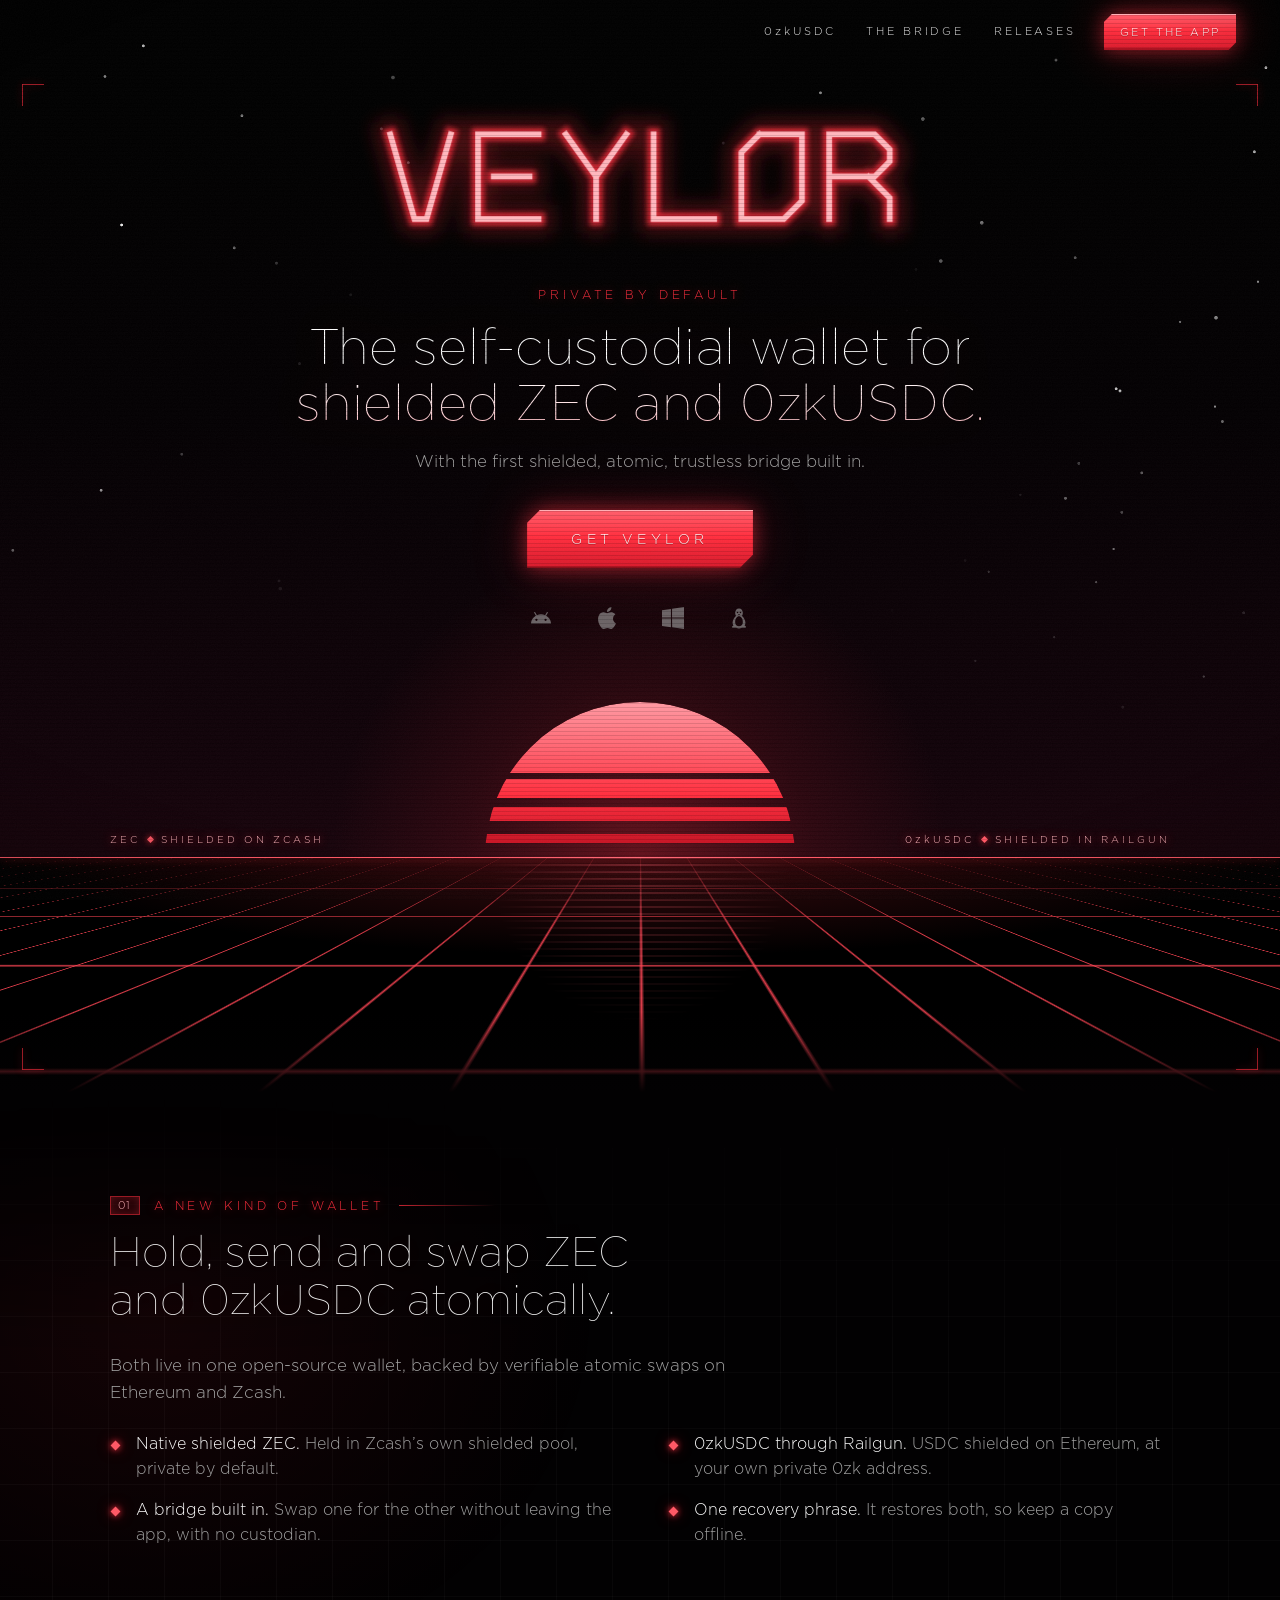
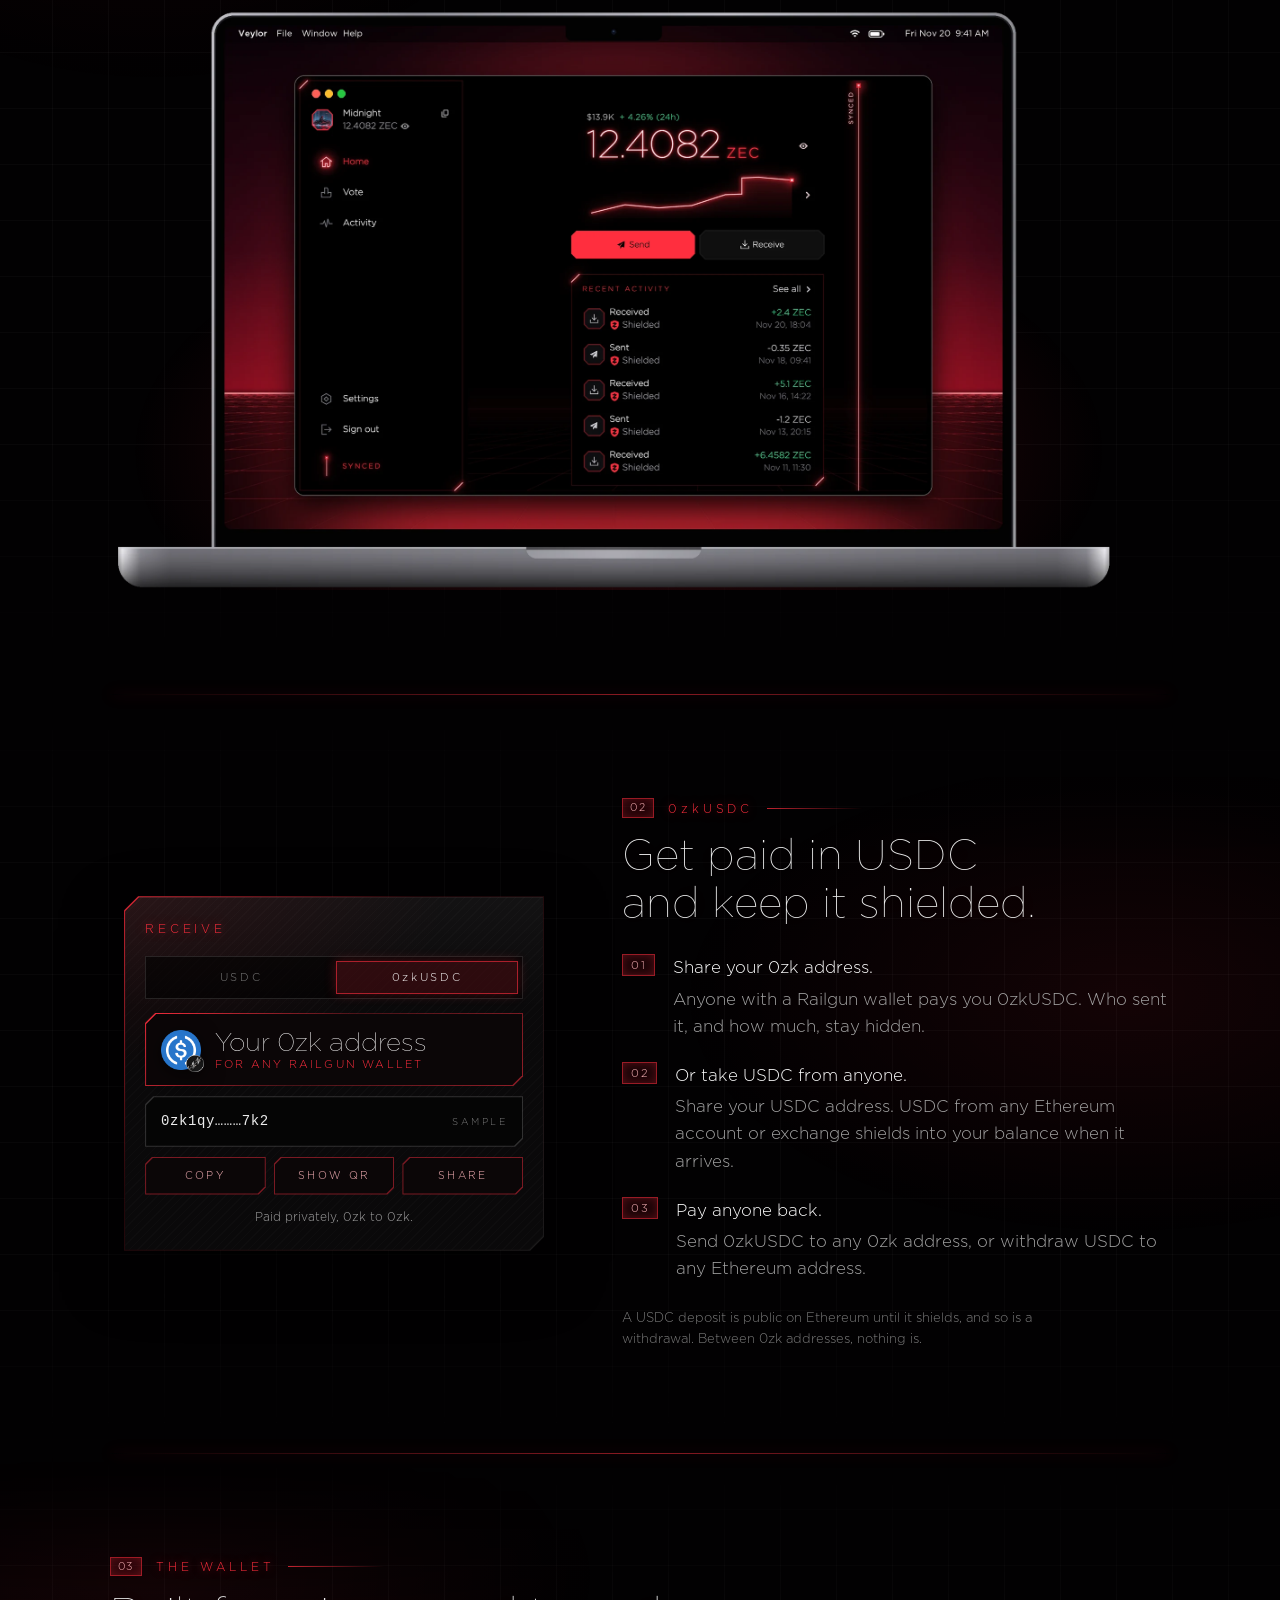
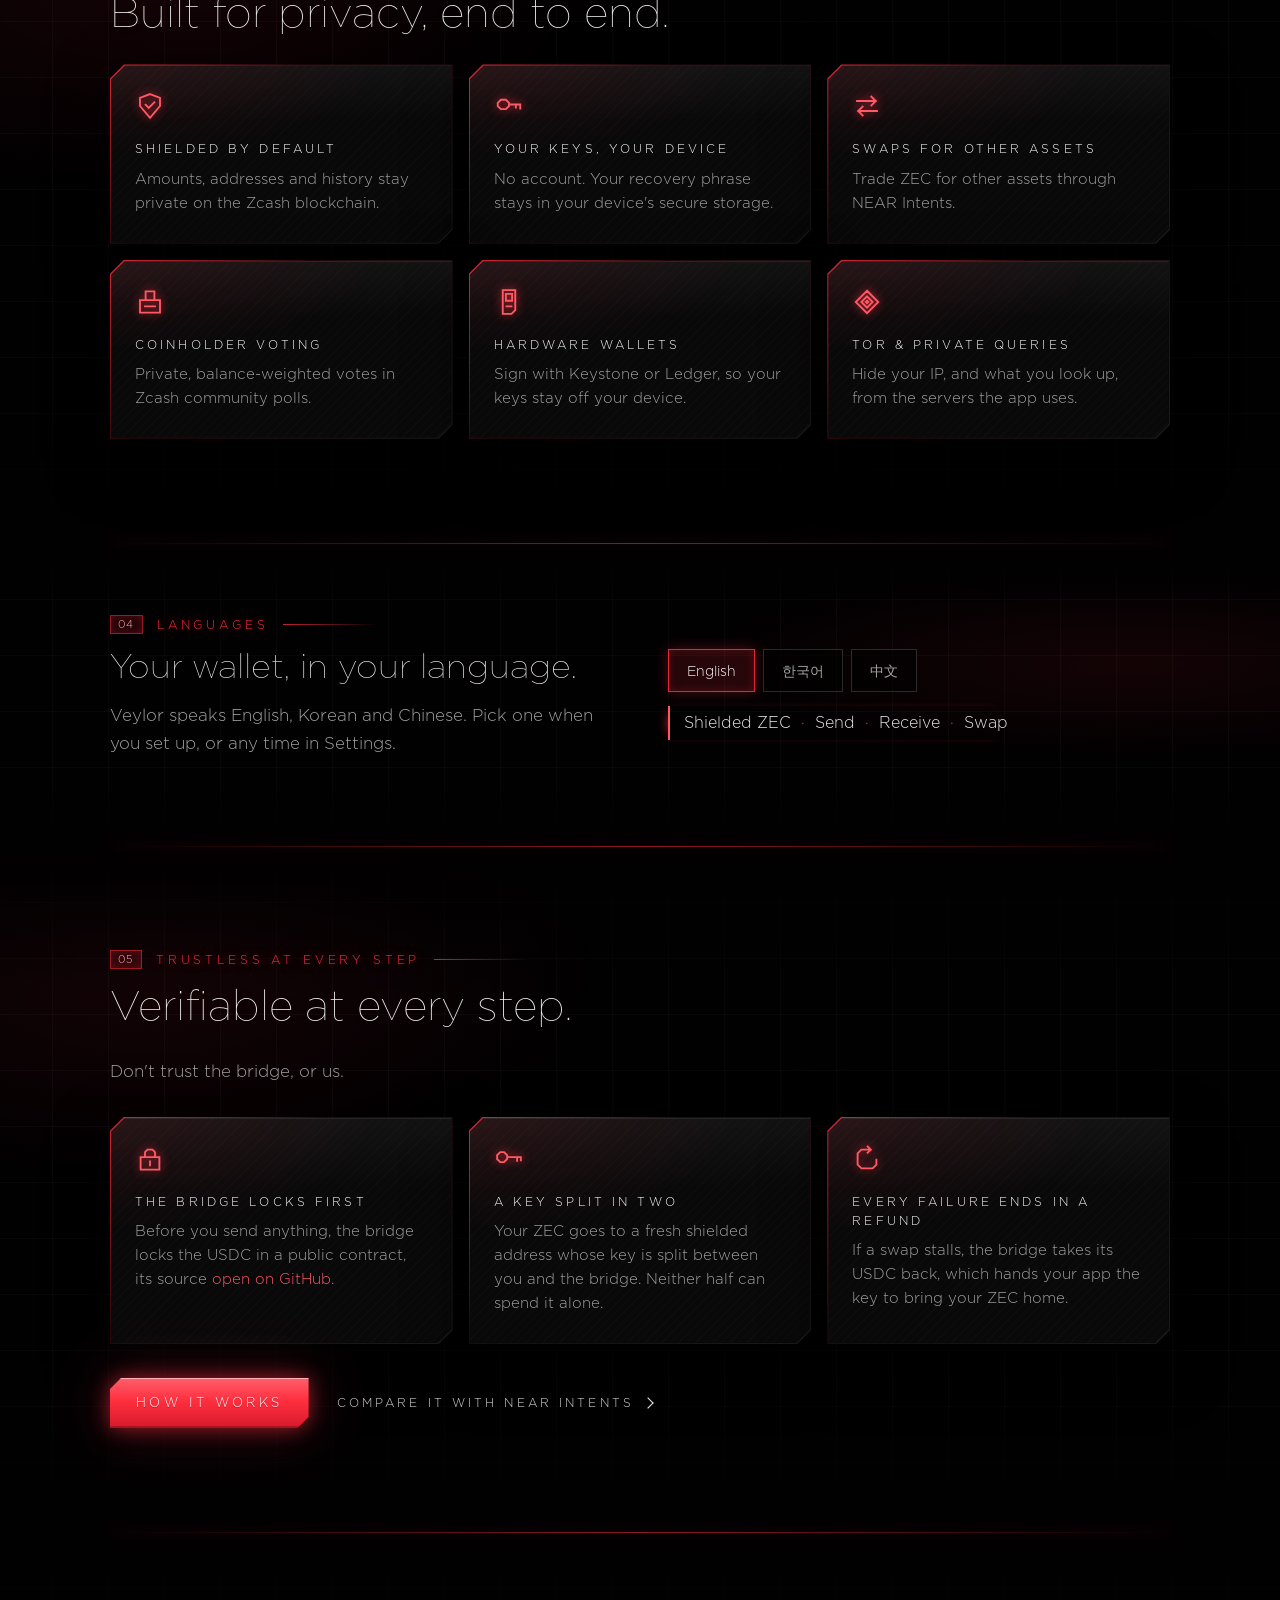
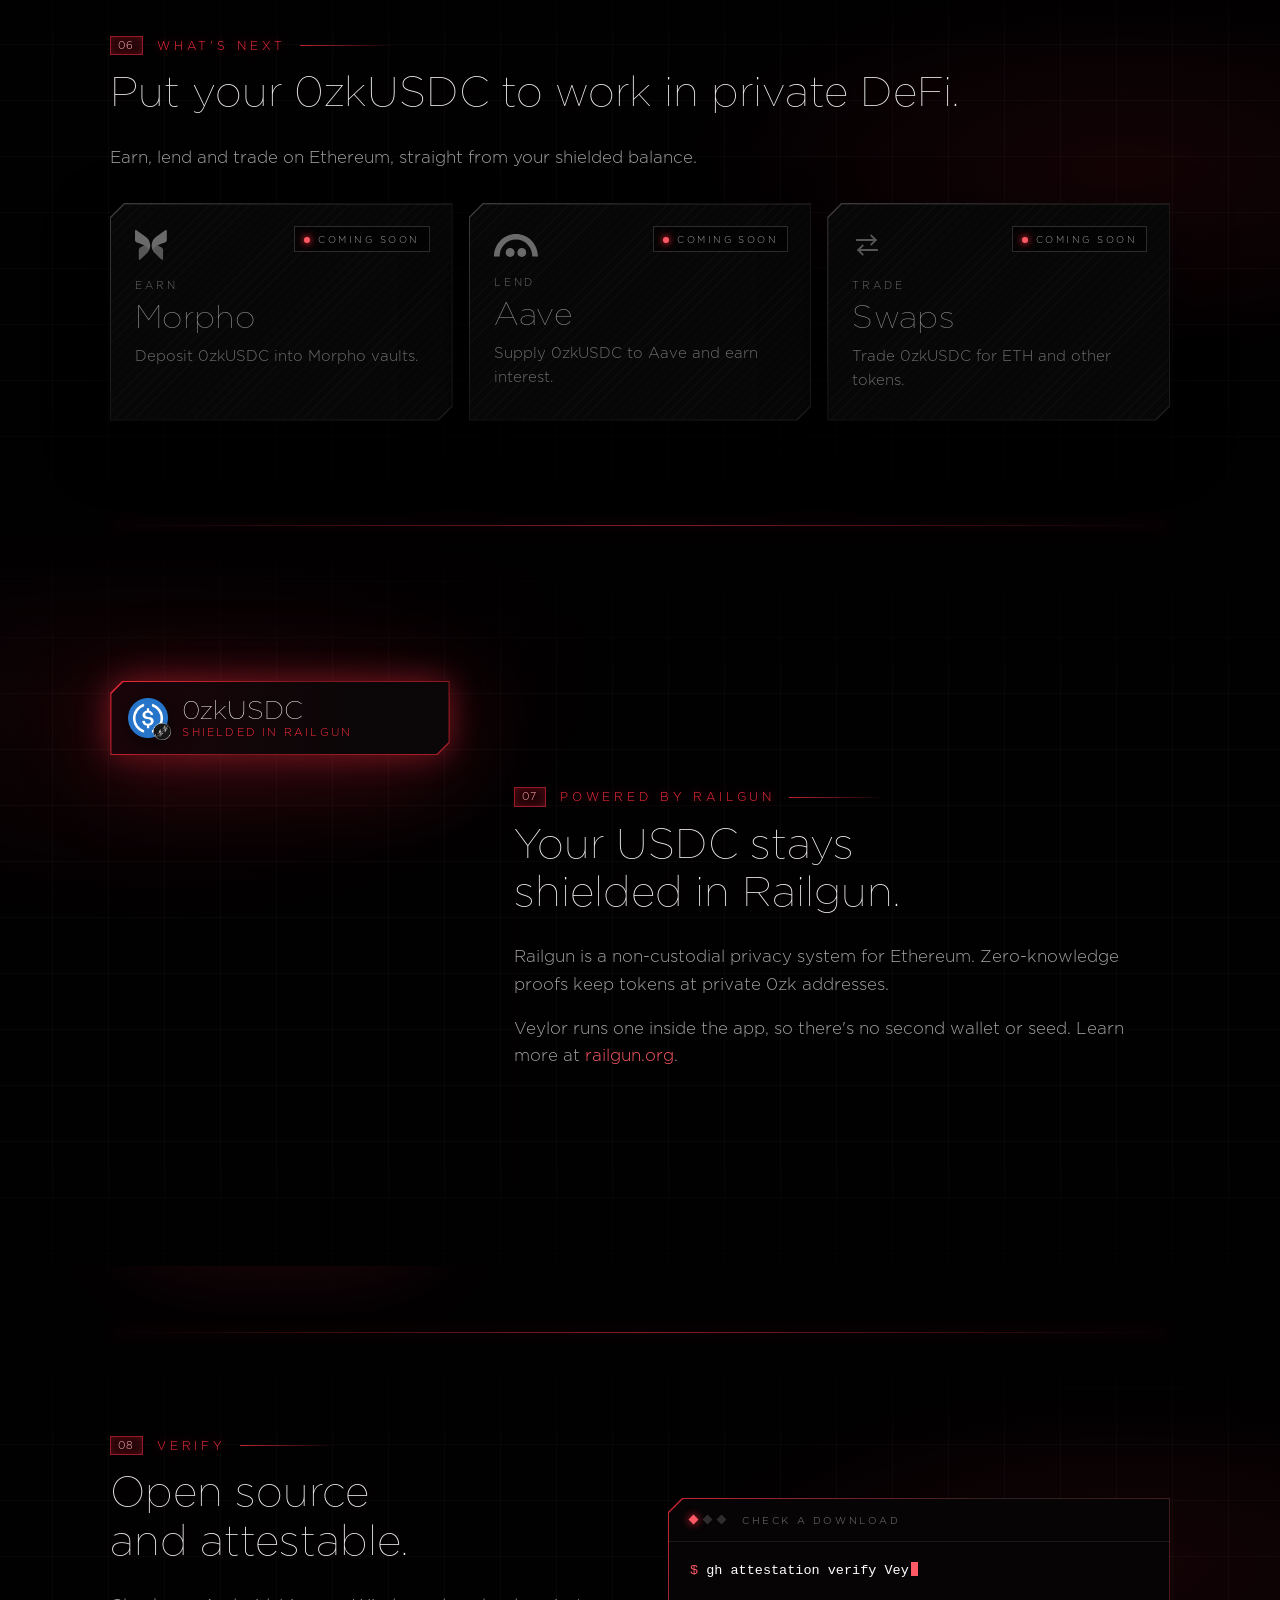
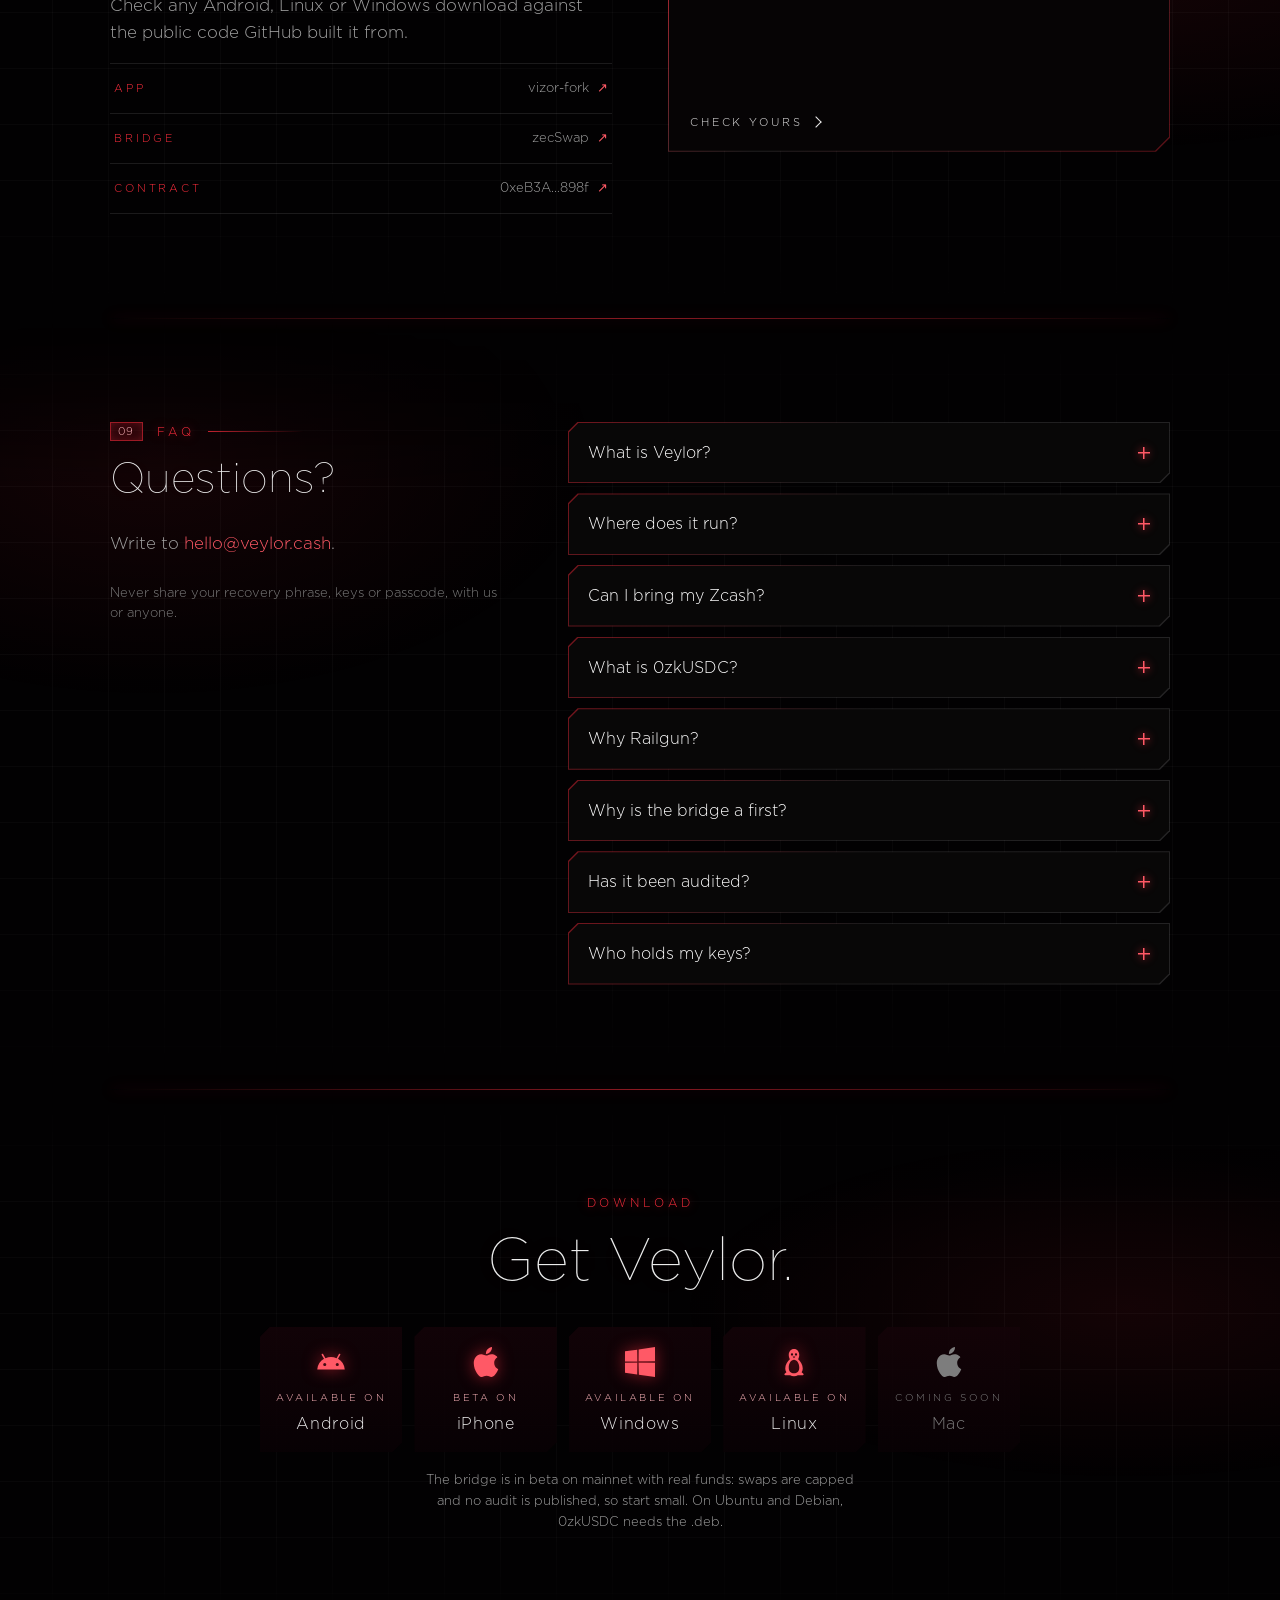
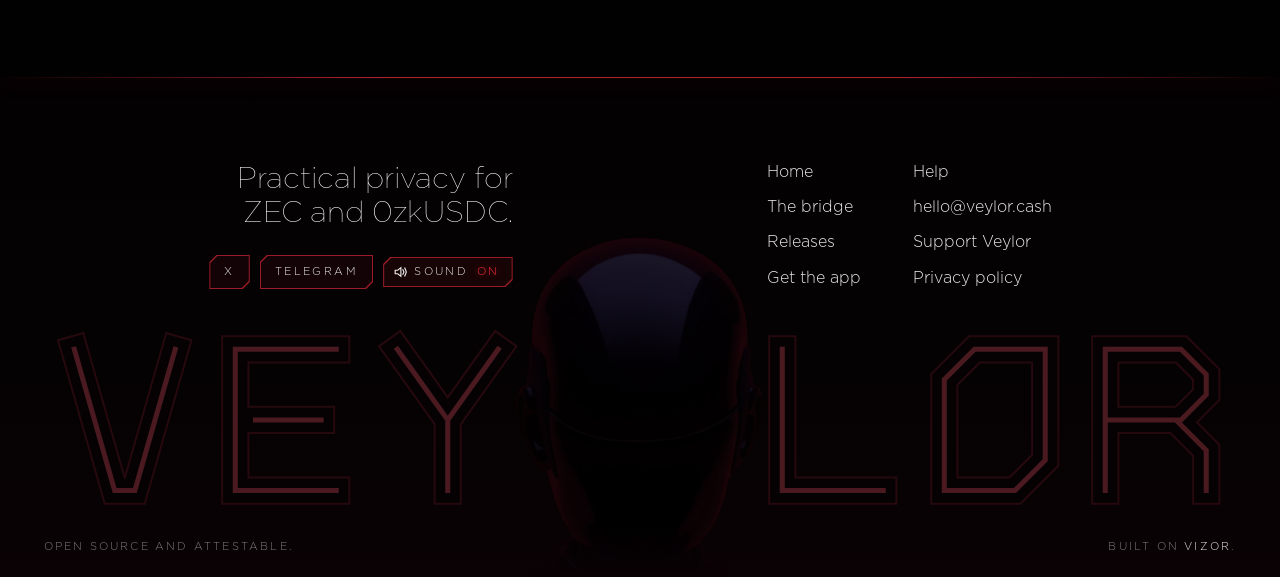
<file: index.html>
<!doctype html>
<html lang="en">
<head>
<meta charset="utf-8">
<meta name="viewport" content="width=device-width, initial-scale=1, viewport-fit=cover">
<title>Veylor: shielded Zcash wallet with private USDC in Railgun</title>
<meta name="description" content="Veylor: a self-custodial wallet for shielded Zcash (ZEC) and private USDC in Railgun (0zkUSDC), with an atomic, trustless bridge. On Android, Windows and Linux.">
<meta name="robots" content="max-image-preview:large">
<link rel="canonical" href="https://veylor.cash/">
<meta name="theme-color" content="#000000">
<meta property="og:type" content="website">
<meta property="og:site_name" content="Veylor">
<meta property="og:title" content="Veylor: shielded Zcash wallet with private USDC in Railgun">
<meta property="og:description" content="The self-custodial wallet for shielded ZEC and 0zkUSDC, with the first shielded, atomic, trustless bridge built in.">
<meta property="og:url" content="https://veylor.cash/">
<meta property="og:image" content="https://veylor.cash/art/og.png">
<meta property="og:image:width" content="1200">
<meta property="og:image:height" content="630">
<meta property="og:image:alt" content="Veylor's neon sign, under the words: The self-custodial wallet for shielded ZEC and 0zkUSDC.">
<meta name="twitter:card" content="summary_large_image">
<meta name="twitter:site" content="@veylorwallet">
<meta name="twitter:image" content="https://veylor.cash/art/og.png">
<meta name="twitter:image:alt" content="Veylor's neon sign, under the words: The self-custodial wallet for shielded ZEC and 0zkUSDC.">
<link rel="icon" type="image/png" sizes="256x256" href="/icon.png">
<link rel="apple-touch-icon" href="/icon.png">
<link rel="manifest" href="/site.webmanifest">
<meta name="apple-mobile-web-app-title" content="Veylor">
<link rel="preload" href="/fonts/gotham-light.woff2" as="font" type="font/woff2" crossorigin>
<link rel="preload" href="/fonts/gotham-thin.woff2" as="font" type="font/woff2" crossorigin>
<link rel="stylesheet" href="/site.css">
<script>document.documentElement.classList.add('js')</script>
<script src="/site.js" defer></script>
<script type="application/ld+json">
{"@context":"https://schema.org","@graph":[
{"@type":"Organization","@id":"https://veylor.cash/#organization","name":"Veylor","url":"https://veylor.cash/","logo":"https://veylor.cash/icon.png","email":"hello@veylor.cash","sameAs":["https://x.com/veylorwallet","https://t.me/veylorwallet","https://github.com/ChinmayGopal931/vizor-fork"]},
{"@type":"WebSite","@id":"https://veylor.cash/#website","url":"https://veylor.cash/","name":"Veylor","alternateName":"Veylor wallet","inLanguage":"en","publisher":{"@id":"https://veylor.cash/#organization"}},
{"@type":"SoftwareApplication","@id":"https://veylor.cash/#app","name":"Veylor","description":"A self-custodial wallet for shielded ZEC and 0zkUSDC, with an atomic bridge between them built in.","url":"https://veylor.cash/","image":"https://veylor.cash/icon.png","applicationCategory":"FinanceApplication","operatingSystem":"Android, Windows, Linux, iOS (TestFlight beta)","downloadUrl":"https://veylor.cash/releases/","screenshot":["https://veylor.cash/art/app-desktop.webp","https://veylor.cash/art/app-phone.webp","https://veylor.cash/art/app-0zkusdc.webp"],"installUrl":"https://play.google.com/store/apps/details?id=com.veylor.app","inLanguage":["en","ko","zh-Hans"],"isBasedOn":{"@type":"SoftwareApplication","name":"Vizor","url":"https://vizor.cash/"},"publisher":{"@type":"Organization","name":"Zapp LLC"}},
{"@type":"FAQPage","@id":"https://veylor.cash/#faq","url":"https://veylor.cash/#faq","isPartOf":{"@id":"https://veylor.cash/#website"},"about":{"@id":"https://veylor.cash/#app"},"mainEntity":[
{"@type":"Question","name":"What is Veylor?","acceptedAnswer":{"@type":"Answer","text":"A self-custodial wallet for shielded ZEC and 0zkUSDC, with an atomic bridge between them built in. It’s built on <a href=\"https://vizor.cash/\">Vizor</a>."}},
{"@type":"Question","name":"Where does it run?","acceptedAnswer":{"@type":"Answer","text":"Android, from Google Play or as an APK, Windows and Linux, and in beta on iPhone. Mac is coming. Every download is on the <a href=\"https://veylor.cash/releases/\">releases page</a>."}},
{"@type":"Question","name":"Can I bring my Zcash?","acceptedAnswer":{"@type":"Answer","text":"Yes. Import your recovery phrase, or send your ZEC to a new Veylor wallet."}},
{"@type":"Question","name":"What is 0zkUSDC?","acceptedAnswer":{"@type":"Answer","text":"USDC shielded in Railgun, a non-custodial privacy system on Ethereum. Zero-knowledge proofs hide its balances and transfers."}},
{"@type":"Question","name":"Why Railgun?","acceptedAnswer":{"@type":"Answer","text":"It shields USDC where USDC lives, on Ethereum, with no custodian. Anyone on Railgun can pay you, not only Veylor users."}},
{"@type":"Question","name":"Why is the bridge a first?","acceptedAnswer":{"@type":"Answer","text":"Every other way out of Zcash unshields: a public address, an exact amount, an exact time. Here your ZEC never leaves the shielded pool. <a href=\"https://veylor.cash/how-it-works/#compare\">Compare them</a>"}},
{"@type":"Question","name":"Has it been audited?","acceptedAnswer":{"@type":"Answer","text":"Not yet: no audit is published. Swaps run on mainnet with real funds, each one is capped, and the app uses a single bridge for now. Start small."}},
{"@type":"Question","name":"Who holds my keys?","acceptedAnswer":{"@type":"Answer","text":"You do. There is no account, and nobody, including us, can recover your phrase."}}
]}
]}
</script>
</head>
<body class="home">
<div class="topbar">
  <a class="tb-mark" href="/" aria-label="Veylor home"><svg class="wordmark lit" viewBox="-5 -5 92.5 24" aria-hidden="true"><g fill="none" stroke-linecap="square" stroke-linejoin="miter"><use href="#vw" class="halo" filter="url(#vw-halo)"/><use href="#vw" class="glow" filter="url(#vw-glow)"/><use href="#vw" class="core"/></g></svg></a>
  <nav class="tb-links" aria-label="Main">
    <a class="tk" href="/#paid">0zkUSDC</a>
    <a href="/how-it-works/">The bridge</a>
    <a href="/releases/">Releases</a>
  </nav>
  <div class="tb-end">
    <span class="btn-glow"><a class="btn btn-sm" href="/#beta">Get the app</a></span>
  </div>
</div>

<div class="sync" aria-hidden="true"><div class="sync-line"></div><div class="sync-head"><span class="sync-readout">SYNC 0%</span></div></div>

<header class="hero">
  <div class="hero-top">
    <div>
      <svg class="wordmark" viewBox="-5 -5 92.5 24" role="img" aria-labelledby="vw-title">
        <title id="vw-title">Veylor</title>
        <defs>
          <path id="vw" pathLength="1" d="M0 0L4 14L6 14L10 0M24.5 0L14.5 0L14.5 14L24.5 14M17.1 7L23 7M29 0L34 7L39 0M34 7L34 14M43.5 0L43.5 14L53.5 14M61 0L68 0L68 11L65 14L58 14L58 3ZM72.5 14L72.5 0L80 0L82.5 2.5L82.5 4.5L80 7L72.5 7M79 7L82.5 10.5L82.5 14"/>
          <filter id="vw-halo" x="-20%" y="-90%" width="140%" height="280%"><feGaussianBlur stdDeviation="1.6"/></filter>
          <filter id="vw-glow" x="-10%" y="-40%" width="120%" height="180%"><feGaussianBlur stdDeviation="0.45"/></filter>
        </defs>
        <g fill="none" stroke-linecap="square" stroke-linejoin="miter">
          <use href="#vw" class="halo" filter="url(#vw-halo)"/>
          <use href="#vw" class="glow" filter="url(#vw-glow)"/>
          <use href="#vw" class="core"/>
        </g>
      </svg>
    </div>
    <p class="hud rise d1">Private by default</p>
    <h1 class="tagline rise d2">The self-custodial wallet for shielded ZEC and 0zkUSDC.</h1>
    <p class="lede rise d3">With the first shielded, atomic, trustless bridge built in.</p>
    <div class="cta rise d4">
      <span class="btn-glow"><a class="btn btn-lg" href="#beta">Get Veylor</a></span>
    </div>
    <ul class="hero-platforms rise d5" aria-label="Platforms">
      <li><a href="https://play.google.com/store/apps/details?id=com.veylor.app" aria-label="Android" data-label="Android"><svg viewBox="0 0 24 24" aria-hidden="true" focusable="false"><path d="M17.6 9.48l1.84-3.18c.16-.31.04-.69-.26-.85a.637.637 0 0 0-.83.22l-1.88 3.24a11.463 11.463 0 0 0-8.94 0L5.65 5.67a.643.643 0 0 0-.87-.2c-.28.18-.37.54-.22.83L6.4 9.48A10.78 10.78 0 0 0 1 18h22a10.78 10.78 0 0 0-5.4-8.52zM7 15.25a1.25 1.25 0 1 1 0-2.5 1.25 1.25 0 0 1 0 2.5zm10 0a1.25 1.25 0 1 1 0-2.5 1.25 1.25 0 0 1 0 2.5z"/></svg></a></li>
      <li><a href="https://testflight.apple.com/join/D9gw2Kwm" aria-label="iPhone beta" data-label="iPhone beta"><svg viewBox="0 0 24 24" aria-hidden="true" focusable="false"><path d="M12.152 6.896c-.948 0-2.415-1.078-3.96-1.04-2.04.027-3.91 1.183-4.961 3.014-2.117 3.675-.546 9.103 1.519 12.09 1.013 1.454 2.208 3.09 3.792 3.039 1.52-.065 2.09-.987 3.935-.987 1.831 0 2.35.987 3.96.948 1.637-.026 2.676-1.48 3.676-2.948 1.156-1.688 1.636-3.325 1.662-3.415-.039-.013-3.182-1.221-3.22-4.857-.026-3.04 2.48-4.494 2.597-4.559-1.429-2.09-3.623-2.324-4.39-2.376-2-.156-3.675 1.09-4.61 1.09zM15.53 3.83c.843-1.012 1.4-2.427 1.245-3.83-1.207.052-2.662.805-3.532 1.818-.78.896-1.454 2.338-1.273 3.714 1.338.104 2.715-.688 3.559-1.701"/></svg></a></li>
      <li><a href="/releases/#windows" aria-label="Windows" data-label="Windows"><svg viewBox="0 0 24 24" aria-hidden="true" focusable="false"><path d="M0 3.449L9.75 2.1v9.451H0m10.949-9.602L24 0v11.4H10.949M0 12.6h9.75v9.451L0 20.699M10.949 12.6H24V24l-12.9-1.801"/></svg></a></li>
      <li><a href="/releases/#linux" aria-label="Linux" data-label="Linux"><svg viewBox="0 0 24 24" aria-hidden="true" focusable="false"><path fill-rule="evenodd" d="M12 1.5c-2.6 0-4.2 2.1-4.2 4.9 0 1.4.4 2.4.9 3.4-1.9 1.7-3.7 4.4-3.7 7.4 0 1.2.3 2.2.9 3l-1.4 1.2c-.4.4-.1 1.1.5 1.1h3.9c.9.6 2 .9 3.1.9s2.2-.3 3.1-.9h3.9c.6 0 .9-.7.5-1.1l-1.4-1.2c.6-.8.9-1.8.9-3 0-3-1.8-5.7-3.7-7.4.5-1 .9-2 .9-3.4 0-2.8-1.6-4.9-4.2-4.9zm-1.6 3.6a.9.9 0 1 1 0 1.8.9.9 0 0 1 0-1.8zm3.2 0a.9.9 0 1 1 0 1.8.9.9 0 0 1 0-1.8zM10.9 7.6h2.2L12 9zM12 10.2c2.3 0 4.2 2.9 4.2 6.2s-1.9 4.6-4.2 4.6-4.2-1.3-4.2-4.6 1.9-6.2 4.2-6.2z"/></svg></a></li>
    </ul>
  </div>
  <div class="sky" aria-hidden="true"><div class="stars"></div><div class="stars twinkle"></div></div>
  <div class="hud-frame" aria-hidden="true"></div>
  <div class="scene" aria-hidden="true">
    <div class="sun-glow"></div>
    <div class="sun"></div>
    <div class="floor"><div class="grid"></div><div class="shots"><i class="shot s1"></i><i class="shot s2"></i><i class="shot s3"></i><i class="shot s4"></i></div><div class="reflect"></div></div>
    <span class="hz hz-l">ZEC <i></i> Shielded on Zcash</span>
    <span class="hz hz-r"><span class="tk">0zkUSDC</span> <i></i> Shielded in Railgun</span>
  </div>
</header>

<main>
  <section class="section" id="wallet" aria-labelledby="wallet-title">
    <p class="hud sec">A new kind of wallet</p>
    <h2 class="title" id="wallet-title">Hold, send and swap ZEC and 0zkUSDC atomically.</h2>
    <p class="prose reveal">Both live in one open-source wallet, backed by verifiable atomic swaps on Ethereum and Zcash.</p>
    <ul class="ticks two reveal">
      <li><strong>Native shielded ZEC.</strong> Held in Zcash&rsquo;s own shielded pool, private by default.</li>
      <li><strong>0zkUSDC through Railgun.</strong> USDC shielded on Ethereum, at your own private 0zk address.</li>
      <li><strong>A bridge built in.</strong> Swap one for the other without leaving the app, with no custodian.</li>
      <li><strong>One recovery phrase.</strong> It restores both, so keep a copy offline.</li>
    </ul>
    <figure class="app-shots reveal">
      <img class="device-laptop" src="/art/app-desktop.webp" width="2240" height="1297" alt="Veylor on a laptop: a shielded ZEC balance with its chart, Send and Receive, and recent shielded activity" loading="lazy" decoding="async">
      <img class="device-phone" src="/art/app-phone.webp" width="660" height="1353" alt="Veylor on a phone: the same balance, with Send, Receive and Swap" loading="lazy" decoding="async">
    </figure>
  </section>

  <section class="section" id="paid" aria-labelledby="paid-title">
    <div class="split flip">
      <div>
        <p class="hud sec"><span class="tk">0zkUSDC</span></p>
        <h2 class="title" id="paid-title">Get paid in USDC and keep it shielded.</h2>
        <ol class="steps">
          <li class="reveal"><span class="step-n">01</span><div><h3>Share your 0zk address.</h3><p>Anyone with a Railgun wallet pays you 0zkUSDC. Who sent it, and how much, stay hidden.</p></div></li>
          <li class="reveal"><span class="step-n">02</span><div><h3>Or take USDC from anyone.</h3><p>Share your USDC address. USDC from any Ethereum account or exchange shields into your balance when it arrives.</p></div></li>
          <li class="reveal"><span class="step-n">03</span><div><h3>Pay anyone back.</h3><p>Send 0zkUSDC to any 0zk address, or withdraw USDC to any Ethereum address.</p></div></li>
        </ol>
        <p class="fine reveal">A USDC deposit is public on Ethereum until it shields, and so is a withdrawal. Between 0zk addresses, nothing is.</p>
      </div>
      <div class="wallet card reveal">
        <figure class="card-in receive">
          <figcaption class="hud">Receive</figcaption>
          <input class="sr-only" type="radio" name="rx" id="rx-usdc">
          <input class="sr-only" type="radio" name="rx" id="rx-0zk" checked>
          <div class="tabs"><label for="rx-usdc">USDC</label><label for="rx-0zk" class="tk">0zkUSDC</label></div>
          <div class="rx rx-0zk">
            <div class="asset plate">
              <span class="token-logo"><img src="/logos/usdc.webp" width="40" height="40" alt=""><img class="token-badge" src="/logos/railgun-badge.webp" width="18" height="18" alt=""></span>
              <span class="asset-name">Your 0zk address</span>
              <span class="asset-where">For any Railgun wallet</span>
            </div>
            <div class="addr plate"><span class="addr-text">0zk1qy&hellip;&hellip;&hellip;7k2</span><span class="addr-tag">Sample</span></div>
          </div>
          <div class="rx rx-usdc">
            <div class="asset plate">
              <span class="token-logo"><img src="/logos/usdc.webp" width="40" height="40" alt=""></span>
              <span class="asset-name">Your USDC address</span>
              <span class="asset-where">For any Ethereum account or exchange</span>
            </div>
            <div class="addr plate"><span class="addr-text">0x7f3a&hellip;&hellip;&hellip;c91e</span><span class="addr-tag">Sample</span></div>
          </div>
          <div class="actions" aria-hidden="true"><span class="plate">Copy</span><span class="plate">Show QR</span><span class="plate">Share</span></div>
          <p class="rx rx-0zk rx-note">Paid privately, 0zk to 0zk.</p>
          <p class="rx rx-usdc rx-note">Shields into your balance when it arrives.</p>
        </figure>
      </div>
    </div>
  </section>

  <section class="section" id="inside" aria-labelledby="inside-title">
    <p class="hud sec">The wallet</p>
    <h2 class="title" id="inside-title">Built for privacy, end to end.</h2>
    <div class="cards">
      <article class="card reveal"><div class="card-in">
        <svg class="glyph" viewBox="0 0 24 24" aria-hidden="true"><path d="M12 2.5L20 5.5V12L12 21.5L4 12V5.5Z M8.5 11L11 13.5L15.5 9"/></svg>
        <h3>Shielded by default</h3>
        <p>Amounts, addresses and history stay private on the Zcash blockchain.</p>
      </div></article>
      <article class="card reveal"><div class="card-in">
        <svg class="glyph" viewBox="0 0 24 24" aria-hidden="true"><path d="M3 9.5L5.5 7H9.5L12 9.5V12L9.5 14.5H5.5L3 12Z M12 10.75H21V14 M17.5 10.75V13.25"/></svg>
        <h3>Your keys, your device</h3>
        <p>No account. Your recovery phrase stays in your device's secure storage.</p>
      </div></article>
      <article class="card reveal"><div class="card-in">
        <svg class="glyph" viewBox="0 0 24 24" aria-hidden="true"><path d="M4 8H19 M15.5 4.5L19 8L15.5 11.5 M20 16H5 M8.5 12.5L5 16L8.5 19.5"/></svg>
        <h3>Swaps for other assets</h3>
        <p>Trade ZEC for other assets through NEAR Intents.</p>
      </div></article>
      <article class="card reveal"><div class="card-in">
        <svg class="glyph" viewBox="0 0 24 24" aria-hidden="true"><path d="M4 10.5H20V20.5H4Z M8 15.5H16 M8.5 10.5V3.5H15.5V10.5"/></svg>
        <h3>Coinholder voting</h3>
        <p>Private, balance-weighted votes in Zcash community polls.</p>
      </div></article>
      <article class="card reveal"><div class="card-in">
        <svg class="glyph" viewBox="0 0 24 24" aria-hidden="true"><path d="M7 2.5H17V18.5L14 21.5H7Z M9.5 5.5H14.5V11H9.5Z M10 15.5H14"/></svg>
        <h3>Hardware wallets</h3>
        <p>Sign with Keystone or Ledger, so your keys stay off your device.</p>
      </div></article>
      <article class="card reveal"><div class="card-in">
        <svg class="glyph" viewBox="0 0 24 24" aria-hidden="true"><path d="M12 3L21 12L12 21L3 12Z M12 7.5L16.5 12L12 16.5L7.5 12Z M12 11L13 12L12 13L11 12Z"/></svg>
        <h3>Tor &amp; Private queries</h3>
        <p>Hide your IP, and what you look up, from the servers the app uses.</p>
      </div></article>
    </div>
  </section>

  <section class="section tight" id="language" aria-labelledby="language-title">
    <div class="band">
      <div>
        <p class="hud sec">Languages</p>
        <h2 class="title" id="language-title">Your wallet, in your language.</h2>
        <p class="prose">Veylor speaks English, Korean and Chinese. Pick one when you set up, or any time in Settings.</p>
      </div>
      <div class="lang-pick reveal">
        <input class="sr-only" type="radio" name="lang" id="lang-en" checked>
        <input class="sr-only" type="radio" name="lang" id="lang-ko">
        <input class="sr-only" type="radio" name="lang" id="lang-zh">
        <div class="pills"><label for="lang-en">English</label><label for="lang-ko" lang="ko">한국어</label><label for="lang-zh" lang="zh-Hans">中文</label></div>
        <p class="lang-preview">
          <span class="lp lp-en" lang="en">Shielded ZEC<i>&middot;</i>Send<i>&middot;</i>Receive<i>&middot;</i>Swap</span>
          <span class="lp lp-ko" lang="ko">비공개 ZEC<i>&middot;</i>보내기<i>&middot;</i>받기<i>&middot;</i>스왑</span>
          <span class="lp lp-zh" lang="zh-Hans">隐私 ZEC<i>&middot;</i>发送<i>&middot;</i>接收<i>&middot;</i>兑换</span>
        </p>
      </div>
    </div>
  </section>

  <section class="section" id="trustless" aria-labelledby="trustless-title">
    <p class="hud sec">Trustless at every step</p>
    <h2 class="title" id="trustless-title">Verifiable at every step.</h2>
    <p class="prose intro reveal">Don't trust the bridge, or us.</p>
    <div class="cards">
      <article class="card reveal"><div class="card-in">
        <svg class="glyph" viewBox="0 0 24 24" aria-hidden="true"><path d="M4.5 10.5H19.5V20.5H4.5Z M8 10.5V6.5L10 4.5H14L16 6.5V10.5 M12 14V17"/></svg>
        <h3>The bridge locks first</h3>
        <p>Before you send anything, the bridge locks the USDC in a public contract, its source <a href="https://github.com/ChinmayGopal931/zecSwap/blob/64917fc90175dc25a0f6d522f0481807d7fe78f2/contracts/src/ZecSwap.sol">open on GitHub</a>.</p>
      </div></article>
      <article class="card reveal"><div class="card-in">
        <svg class="glyph" viewBox="0 0 24 24" aria-hidden="true"><path d="M2.5 9L5 6.5H8L10.5 9V12L8 14.5H5L2.5 12Z M10.5 10.5H12 M13.5 10.5H21.5 M18.5 10.5V13.5 M21.5 10.5V13"/></svg>
        <h3>A key split in two</h3>
        <p>Your ZEC goes to a fresh shielded address whose key is split between you and the bridge. Neither half can spend it alone.</p>
      </div></article>
      <article class="card reveal"><div class="card-in">
        <svg class="glyph" viewBox="0 0 24 24" aria-hidden="true"><path d="M19.5 12.5V16.5L16.5 19.5H7.5L4.5 16.5V7.5L7.5 4.5H15 M12.5 2L15 4.5L12.5 7"/></svg>
        <h3>Every failure ends in a refund</h3>
        <p>If a swap stalls, the bridge takes its USDC back, which hands your app the key to bring your ZEC home.</p>
      </div></article>
    </div>
    <div class="cta left reveal"><span class="btn-glow"><a class="btn" href="/how-it-works/">How it works</a></span><a class="link-hud" href="/how-it-works/#compare">Compare it with NEAR Intents</a></div>
  </section>

  <section class="section" id="defi" aria-labelledby="defi-title">
    <p class="hud sec">What's next</p>
    <h2 class="title" id="defi-title">Put your 0zkUSDC to work in private DeFi.</h2>
    <p class="prose intro reveal">Earn, lend and trade on Ethereum, straight from your shielded balance.</p>
    <div class="cards defi">
      <article class="card reveal"><div class="card-in">
        <span class="soon-tag"><i></i>Coming soon</span>
        <svg class="logo" viewBox="0 0 74 69" fill="currentColor" aria-hidden="true"><path fill-opacity="0.8" d="M8.64066 46.6257V66.4908C8.64066 67.7137 9.67561 68.2213 9.99759 68.3366C10.3196 68.4751 11.4005 68.775 12.3664 67.8752L27.3944 53.4333C28.6742 52.2036 29.9093 50.9109 30.8375 49.3984C31.2744 48.6874 31.4555 48.2869 31.4555 48.2869C32.3755 46.418 32.3755 44.6184 31.4782 42.8187C30.1448 40.1424 26.7407 37.4198 21.6118 34.8357L12.8494 39.7271C10.2506 41.2037 8.64066 43.8109 8.64066 46.6257Z"/><path d="M0 2.44212V23.2764C0 25.8835 1.74794 28.1907 4.23184 28.929C12.6954 31.3747 27.4375 36.6351 31.0024 44.3644C31.462 45.3795 31.7381 46.3717 31.8307 47.4099C34.1994 43.0954 35.2803 38.1348 34.7744 33.1051C34.0841 25.9758 30.3122 19.4925 24.4248 15.3626L3.42686 0.66555C3.05883 0.388682 2.62187 0.250244 2.1849 0.250244C1.81688 0.250244 1.4949 0.319463 1.14994 0.504042C0.459945 0.896269 0 1.61152 0 2.44212Z"/><path fill-opacity="0.8" d="M64.5352 46.6257V66.4908C64.5352 67.7137 63.5006 68.2213 63.1782 68.3366C62.8567 68.4751 61.775 68.775 60.8095 67.8752L45.4317 53.0975C44.3849 52.0913 43.3853 51.0273 42.5968 49.808C41.9723 48.843 41.7206 48.2869 41.7206 48.2869C40.8005 46.418 40.8005 44.6184 41.697 42.8187C43.0312 40.1424 46.4354 37.4198 51.5635 34.8357L60.3263 39.7271C62.9484 41.2037 64.5352 43.8109 64.5352 46.6257Z"/><path d="M73.19 2.44065V23.2749C73.19 25.882 71.4416 28.1892 68.9576 28.9276C60.4944 31.3732 45.7524 36.6337 42.1875 44.3629C41.7271 45.3781 41.451 46.3702 41.3592 47.4085C38.9905 43.094 37.9096 38.1334 38.4155 33.1037C39.1049 25.9743 42.8769 19.4911 48.7651 15.3611L69.7631 0.664077C70.131 0.387209 70.5679 0.248779 71.0047 0.248779C71.3726 0.248779 71.695 0.317998 72.0393 0.502577C72.7295 0.894804 73.19 1.61005 73.19 2.44065Z"/></svg>
        <p class="defi-kind">Earn</p>
        <h3>Morpho</h3>
        <p>Deposit 0zkUSDC into Morpho vaults.</p>
      </div></article>
      <article class="card reveal"><div class="card-in">
        <span class="soon-tag"><i></i>Coming soon</span>
        <svg class="logo wide" viewBox="0 0 266 139" fill="currentColor" aria-hidden="true"><path d="M97.542 138.533c14.919 0 27.014-12.095 27.014-27.015s-12.095-27.014-27.014-27.014c-14.92 0-27.015 12.095-27.015 27.014 0 14.92 12.095 27.015 27.015 27.015m70.607 0c14.92 0 27.015-12.095 27.015-27.015s-12.095-27.014-27.015-27.014-27.014 12.095-27.014 27.014c0 14.92 12.095 27.015 27.014 27.015"/><path d="M132.8 0C59.45 0-.02 60.602 0 135.335h33.926c0-56.007 43.917-101.415 98.874-101.415s98.874 45.408 98.874 101.415H265.6C265.613 60.602 206.144 0 132.8 0"/></svg>
        <p class="defi-kind">Lend</p>
        <h3>Aave</h3>
        <p>Supply 0zkUSDC to Aave and earn interest.</p>
      </div></article>
      <article class="card reveal"><div class="card-in">
        <span class="soon-tag"><i></i>Coming soon</span>
        <svg class="glyph" viewBox="0 0 24 24" aria-hidden="true"><path d="M4 8H19 M15.5 4.5L19 8L15.5 11.5 M20 16H5 M8.5 12.5L5 16L8.5 19.5"/></svg>
        <p class="defi-kind">Trade</p>
        <h3>Swaps</h3>
        <p>Trade 0zkUSDC for ETH and other tokens.</p>
      </div></article>
    </div>
  </section>

  <section class="section" id="railgun" aria-labelledby="railgun-title">
    <div class="railgun">
      <figure class="device-0zk reveal">
        <img src="/art/app-0zkusdc.webp" width="760" height="1558" alt="0zkUSDC in Veylor: the balance, Send, Withdraw and Receive, activity with the sender hidden, and Bridge" loading="lazy" decoding="async">
        <figcaption class="device-tag asset plate"><span class="token-logo"><img src="/logos/usdc.webp" width="40" height="40" alt=""><img class="token-badge" src="/logos/railgun-badge.webp" width="18" height="18" alt=""></span><span class="asset-name">0zkUSDC</span><span class="asset-where">Shielded in Railgun</span></figcaption>
      </figure>
      <div class="reveal">
        <p class="hud sec">Powered by Railgun</p>
        <h2 class="title" id="railgun-title">Your USDC stays shielded in Railgun.</h2>
        <div class="prose">
          <p>Railgun is a non-custodial privacy system for Ethereum. Zero-knowledge proofs keep tokens at private 0zk addresses.</p>
          <p>Veylor runs one inside the app, so there's no second wallet or seed. Learn more at <a href="https://railgun.org/">railgun.org</a>.</p>
        </div>
      </div>
    </div>
  </section>

  <section class="section" id="source" aria-labelledby="source-title">
    <div class="band">
      <div>
        <p class="hud sec">Verify</p>
        <h2 class="title" id="source-title">Open source and attestable.</h2>
        <p class="prose reveal">Check any Android, Linux or Windows download against the public code GitHub built it from.</p>
        <ul class="src-list reveal">
          <li><a href="https://github.com/ChinmayGopal931/vizor-fork"><span class="src-k">App</span><span class="src-v">vizor-fork</span></a></li>
          <li><a href="https://github.com/ChinmayGopal931/zecSwap"><span class="src-k">Bridge</span><span class="src-v">zecSwap</span></a></li>
          <li><a href="https://etherscan.io/address/0xeB3A00bcB6c9fF626fE57a5dBbDCf01730e7898f"><span class="src-k">Contract</span><span class="src-v">0xeB3A&hellip;898f</span></a></li>
        </ul>
      </div>
      <figure class="term plate reveal">
        <figcaption class="term-bar"><i></i><i></i><i></i><span>Check a download</span></figcaption>
        <div class="term-body">
          <p class="term-cmd"><span class="term-type">gh attestation verify Veylor-windows-x64-Setup.exe \
  --repo ChinmayGopal931/vizor-fork</span></p>
          <p class="term-ok">&#10003; Verification succeeded!</p>
          <p class="term-dim">Build repo: ChinmayGopal931/vizor-fork</p>
          <p class="term-dim">Build workflow: veylor-windows.yml@refs/heads/main</p>
        </div>
        <a class="link-hud" href="/releases/#verify">Check yours</a>
      </figure>
    </div>
  </section>

  <section class="section" id="faq" aria-labelledby="faq-title">
    <div class="faq-wrap">
      <div>
        <p class="hud sec">FAQ</p>
        <h2 class="title" id="faq-title">Questions?</h2>
        <p class="prose reveal" id="support">Write to <a href="mailto:hello@veylor.cash">hello@veylor.cash</a>.</p>
        <p class="fine reveal">Never share your recovery phrase, keys or passcode, with us or anyone.</p>
      </div>
      <div class="faq">
        <details class="plate reveal"><summary>What is Veylor?</summary><p>A self-custodial wallet for shielded ZEC and 0zkUSDC, with an atomic bridge between them built in. It&rsquo;s built on <a href="https://vizor.cash/">Vizor</a>.</p></details>
        <details class="plate reveal"><summary>Where does it run?</summary><p>Android, from Google Play or as an APK, Windows and Linux, and in beta on iPhone. Mac is coming. Every download is on the <a href="/releases/">releases page</a>.</p></details>
        <details class="plate reveal"><summary>Can I bring my Zcash?</summary><p>Yes. Import your recovery phrase, or send your ZEC to a new Veylor wallet.</p></details>
        <details class="plate reveal"><summary>What is 0zkUSDC?</summary><p>USDC shielded in Railgun, a non-custodial privacy system on Ethereum. Zero-knowledge proofs hide its balances and transfers.</p></details>
        <details class="plate reveal"><summary>Why Railgun?</summary><p>It shields USDC where USDC lives, on Ethereum, with no custodian. Anyone on Railgun can pay you, not only Veylor users.</p></details>
        <details class="plate reveal"><summary>Why is the bridge a first?</summary><p>Every other way out of Zcash unshields: a public address, an exact amount, an exact time. Here your ZEC never leaves the shielded pool. <a href="/how-it-works/#compare">Compare them</a></p></details>
        <details class="plate reveal"><summary>Has it been audited?</summary><p>Not yet: no audit is published. Swaps run on mainnet with real funds, each one is capped, and the app uses a single bridge for now. Start small.</p></details>
        <details class="plate reveal"><summary>Who holds my keys?</summary><p>You do. There is no account, and nobody, including us, can recover your phrase.</p></details>
      </div>
    </div>
  </section>

  <section class="section beta" id="beta" aria-labelledby="beta-title">
    <p class="hud">Download</p>
    <h2 class="title" id="beta-title">Get Veylor.</h2>
    <ul class="platforms reveal" aria-label="Platforms">
      <li><a class="platform" href="https://play.google.com/store/apps/details?id=com.veylor.app"><svg viewBox="0 0 24 24" aria-hidden="true" focusable="false"><path d="M17.6 9.48l1.84-3.18c.16-.31.04-.69-.26-.85a.637.637 0 0 0-.83.22l-1.88 3.24a11.463 11.463 0 0 0-8.94 0L5.65 5.67a.643.643 0 0 0-.87-.2c-.28.18-.37.54-.22.83L6.4 9.48A10.78 10.78 0 0 0 1 18h22a10.78 10.78 0 0 0-5.4-8.52zM7 15.25a1.25 1.25 0 1 1 0-2.5 1.25 1.25 0 0 1 0 2.5zm10 0a1.25 1.25 0 1 1 0-2.5 1.25 1.25 0 0 1 0 2.5z"/></svg><span class="platform-note">Available on</span><span class="platform-name">Android</span></a></li>
      <li><a class="platform" href="https://testflight.apple.com/join/D9gw2Kwm"><svg viewBox="0 0 24 24" aria-hidden="true" focusable="false"><path d="M12.152 6.896c-.948 0-2.415-1.078-3.96-1.04-2.04.027-3.91 1.183-4.961 3.014-2.117 3.675-.546 9.103 1.519 12.09 1.013 1.454 2.208 3.09 3.792 3.039 1.52-.065 2.09-.987 3.935-.987 1.831 0 2.35.987 3.96.948 1.637-.026 2.676-1.48 3.676-2.948 1.156-1.688 1.636-3.325 1.662-3.415-.039-.013-3.182-1.221-3.22-4.857-.026-3.04 2.48-4.494 2.597-4.559-1.429-2.09-3.623-2.324-4.39-2.376-2-.156-3.675 1.09-4.61 1.09zM15.53 3.83c.843-1.012 1.4-2.427 1.245-3.83-1.207.052-2.662.805-3.532 1.818-.78.896-1.454 2.338-1.273 3.714 1.338.104 2.715-.688 3.559-1.701"/></svg><span class="platform-note">Beta on</span><span class="platform-name">iPhone</span></a></li>
      <li><a class="platform" href="/releases/#windows"><svg viewBox="0 0 24 24" aria-hidden="true" focusable="false"><path d="M0 3.449L9.75 2.1v9.451H0m10.949-9.602L24 0v11.4H10.949M0 12.6h9.75v9.451L0 20.699M10.949 12.6H24V24l-12.9-1.801"/></svg><span class="platform-note">Available on</span><span class="platform-name">Windows</span></a></li>
      <li><a class="platform" href="/releases/#linux"><svg viewBox="0 0 24 24" aria-hidden="true" focusable="false"><path fill-rule="evenodd" d="M12 1.5c-2.6 0-4.2 2.1-4.2 4.9 0 1.4.4 2.4.9 3.4-1.9 1.7-3.7 4.4-3.7 7.4 0 1.2.3 2.2.9 3l-1.4 1.2c-.4.4-.1 1.1.5 1.1h3.9c.9.6 2 .9 3.1.9s2.2-.3 3.1-.9h3.9c.6 0 .9-.7.5-1.1l-1.4-1.2c.6-.8.9-1.8.9-3 0-3-1.8-5.7-3.7-7.4.5-1 .9-2 .9-3.4 0-2.8-1.6-4.9-4.2-4.9zm-1.6 3.6a.9.9 0 1 1 0 1.8.9.9 0 0 1 0-1.8zm3.2 0a.9.9 0 1 1 0 1.8.9.9 0 0 1 0-1.8zM10.9 7.6h2.2L12 9zM12 10.2c2.3 0 4.2 2.9 4.2 6.2s-1.9 4.6-4.2 4.6-4.2-1.3-4.2-4.6 1.9-6.2 4.2-6.2z"/></svg><span class="platform-note">Available on</span><span class="platform-name">Linux</span></a></li>
      <li><span class="platform soon" aria-disabled="true"><svg viewBox="0 0 24 24" aria-hidden="true" focusable="false"><path d="M12.152 6.896c-.948 0-2.415-1.078-3.96-1.04-2.04.027-3.91 1.183-4.961 3.014-2.117 3.675-.546 9.103 1.519 12.09 1.013 1.454 2.208 3.09 3.792 3.039 1.52-.065 2.09-.987 3.935-.987 1.831 0 2.35.987 3.96.948 1.637-.026 2.676-1.48 3.676-2.948 1.156-1.688 1.636-3.325 1.662-3.415-.039-.013-3.182-1.221-3.22-4.857-.026-3.04 2.48-4.494 2.597-4.559-1.429-2.09-3.623-2.324-4.39-2.376-2-.156-3.675 1.09-4.61 1.09zM15.53 3.83c.843-1.012 1.4-2.427 1.245-3.83-1.207.052-2.662.805-3.532 1.818-.78.896-1.454 2.338-1.273 3.714 1.338.104 2.715-.688 3.559-1.701"/></svg><span class="platform-note">Coming soon</span><span class="platform-name">Mac</span></span></li>
    </ul>
    <p class="platforms-note">The bridge is in beta on mainnet with real funds: swaps are capped and no audit is published, so start small. On Ubuntu and Debian, 0zkUSDC needs the .deb.</p>
  </section>
</main>

<footer class="site-footer">
  <svg class="defs" width="0" height="0" aria-hidden="true" focusable="false"><defs>
    <path id="sg-v" d="M0 0L4 14L6 14L10 0"/>
    <path id="sg-e" d="M10 0L0 0L0 14L10 14M2 7L8.5 7"/>
    <path id="sg-y" d="M0 0L5 7L10 0M5 7L5 14"/>
    <path id="sg-l" d="M0 0L0 14L10 14"/>
    <path id="sg-o" d="M3 0L10 0L10 11L7 14L0 14L0 3Z"/>
    <path id="sg-r" d="M0 14L0 0L7.5 0L10 2.5L10 4.5L7.5 7L0 7M4 7L7 7L10 10L10 14"/>
    <filter id="sg-halo" x="-90%" y="-70%" width="280%" height="240%"><feGaussianBlur stdDeviation="2"/></filter>
    <filter id="sg-glow" x="-40%" y="-30%" width="180%" height="160%"><feGaussianBlur stdDeviation="0.5"/></filter>
    <filter id="vz-halo" x="-30%" y="-400%" width="160%" height="900%"><feGaussianBlur stdDeviation="26"/></filter>
    <filter id="vz-glow" x="-10%" y="-150%" width="120%" height="400%"><feGaussianBlur stdDeviation="7"/></filter>
    <path id="vz" pathLength="1" d="M174 579C182.8 582.8 209.3 596.4 227 602C244.7 607.7 262.3 610.3 280 612.7C297.7 615.1 315.3 615.8 333 616.3C350.7 616.8 368.3 616.5 386 615.9C403.7 615.2 421.3 614.3 439 612.4C456.7 610.6 474.3 608.5 492 604.7C509.7 600.8 527.3 596.6 545 589.2C562.7 581.8 589.2 565.2 598 560.4"/>
  </defs></svg>
  <div class="ft-top">
    <div class="ft-intro">
      <p>Practical privacy for ZEC and 0zkUSDC.</p>
      <div class="ft-row">
        <a class="ft-chip plate" href="https://x.com/veylorwallet" aria-label="Veylor on X">X</a>
        <a class="ft-chip plate" href="https://t.me/veylorwallet" aria-label="Veylor on Telegram">Telegram</a>
        <button class="sound plate" type="button" aria-pressed="true" hidden>
          <svg viewBox="0 0 16 16" aria-hidden="true"><path d="M2.5 6H5.5L9 3V13L5.5 10H2.5Z"/><path class="wave" d="M11.25 5.5L12.5 8L11.25 10.5M13.5 3.5L15.25 8L13.5 12.5"/><path class="mute" d="M11.5 6L15 10M15 6L11.5 10"/></svg>
          <span>Sound</span><span class="sound-state" aria-hidden="true">On</span>
        </button>
      </div>
    </div>
    <nav class="ft-nav" aria-label="Footer">
      <ul>
        <li><a href="/">Home</a></li>
        <li><a href="/how-it-works/">The bridge</a></li>
        <li><a href="/releases/">Releases</a></li>
        <li><a href="/#beta">Get the app</a></li>
      </ul>
      <ul>
        <li><a href="/#support">Help</a></li>
        <li><a href="mailto:hello@veylor.cash">hello@veylor.cash</a></li>
        <li><a href="/support-veylor/">Support Veylor</a></li>
        <li><a href="/privacy/">Privacy policy</a></li>
      </ul>
    </nav>
  </div>
  <div class="ft-stage">
    <div class="ft-wash" aria-hidden="true"></div>
    <button class="sign" type="button" aria-pressed="true" aria-label="Veylor's neon sign">
      <span class="sign-half">
        <span class="tube"><svg viewBox="-3 -3 16 20" aria-hidden="true"><use href="#sg-v" class="can"/><use href="#sg-v" class="face"/><use href="#sg-v" class="glass"/></svg><svg class="lit" viewBox="-3 -3 16 20" aria-hidden="true"><use href="#sg-v" class="halo" filter="url(#sg-halo)"/><use href="#sg-v" class="can"/><use href="#sg-v" class="face"/><use href="#sg-v" class="glow" filter="url(#sg-glow)"/><use href="#sg-v" class="core"/></svg></span>
        <span class="tube"><svg viewBox="-3 -3 16 20" aria-hidden="true"><use href="#sg-e" class="can"/><use href="#sg-e" class="face"/><use href="#sg-e" class="glass"/></svg><svg class="lit" viewBox="-3 -3 16 20" aria-hidden="true"><use href="#sg-e" class="halo" filter="url(#sg-halo)"/><use href="#sg-e" class="can"/><use href="#sg-e" class="face"/><use href="#sg-e" class="glow" filter="url(#sg-glow)"/><use href="#sg-e" class="core"/></svg></span>
        <span class="tube"><svg viewBox="-3 -3 16 20" aria-hidden="true"><use href="#sg-y" class="can"/><use href="#sg-y" class="face"/><use href="#sg-y" class="glass"/></svg><svg class="lit" viewBox="-3 -3 16 20" aria-hidden="true"><use href="#sg-y" class="halo" filter="url(#sg-halo)"/><use href="#sg-y" class="can"/><use href="#sg-y" class="face"/><use href="#sg-y" class="glow" filter="url(#sg-glow)"/><use href="#sg-y" class="core"/></svg></span>
      </span>
      <span class="helmet">
        <img src="/art/helmet.webp" width="740" height="998" alt="" loading="lazy" decoding="async">
        <svg class="visor" viewBox="0 0 740 998" aria-hidden="true"><use href="#vz" class="v-halo" filter="url(#vz-halo)"/><use href="#vz" class="v-glow" filter="url(#vz-glow)"/><use href="#vz" class="v-core"/><use href="#vz" class="v-hot" filter="url(#vz-glow)"/></svg>
      </span>
      <span class="sign-half">
        <span class="tube"><svg viewBox="-3 -3 16 20" aria-hidden="true"><use href="#sg-l" class="can"/><use href="#sg-l" class="face"/><use href="#sg-l" class="glass"/></svg><svg class="lit" viewBox="-3 -3 16 20" aria-hidden="true"><use href="#sg-l" class="halo" filter="url(#sg-halo)"/><use href="#sg-l" class="can"/><use href="#sg-l" class="face"/><use href="#sg-l" class="glow" filter="url(#sg-glow)"/><use href="#sg-l" class="core"/></svg></span>
        <span class="tube"><svg viewBox="-3 -3 16 20" aria-hidden="true"><use href="#sg-o" class="can"/><use href="#sg-o" class="face"/><use href="#sg-o" class="glass"/></svg><svg class="lit" viewBox="-3 -3 16 20" aria-hidden="true"><use href="#sg-o" class="halo" filter="url(#sg-halo)"/><use href="#sg-o" class="can"/><use href="#sg-o" class="face"/><use href="#sg-o" class="glow" filter="url(#sg-glow)"/><use href="#sg-o" class="core"/></svg></span>
        <span class="tube"><svg viewBox="-3 -3 16 20" aria-hidden="true"><use href="#sg-r" class="can"/><use href="#sg-r" class="face"/><use href="#sg-r" class="glass"/></svg><svg class="lit" viewBox="-3 -3 16 20" aria-hidden="true"><use href="#sg-r" class="halo" filter="url(#sg-halo)"/><use href="#sg-r" class="can"/><use href="#sg-r" class="face"/><use href="#sg-r" class="glow" filter="url(#sg-glow)"/><use href="#sg-r" class="core"/></svg></span>
      </span>
    </button>
  </div>
  <div class="ft-base"><p>Open source and attestable.</p><p>Built on <a href="https://vizor.cash/">Vizor</a>.</p></div>
</footer>
</body>
</html>
</file>
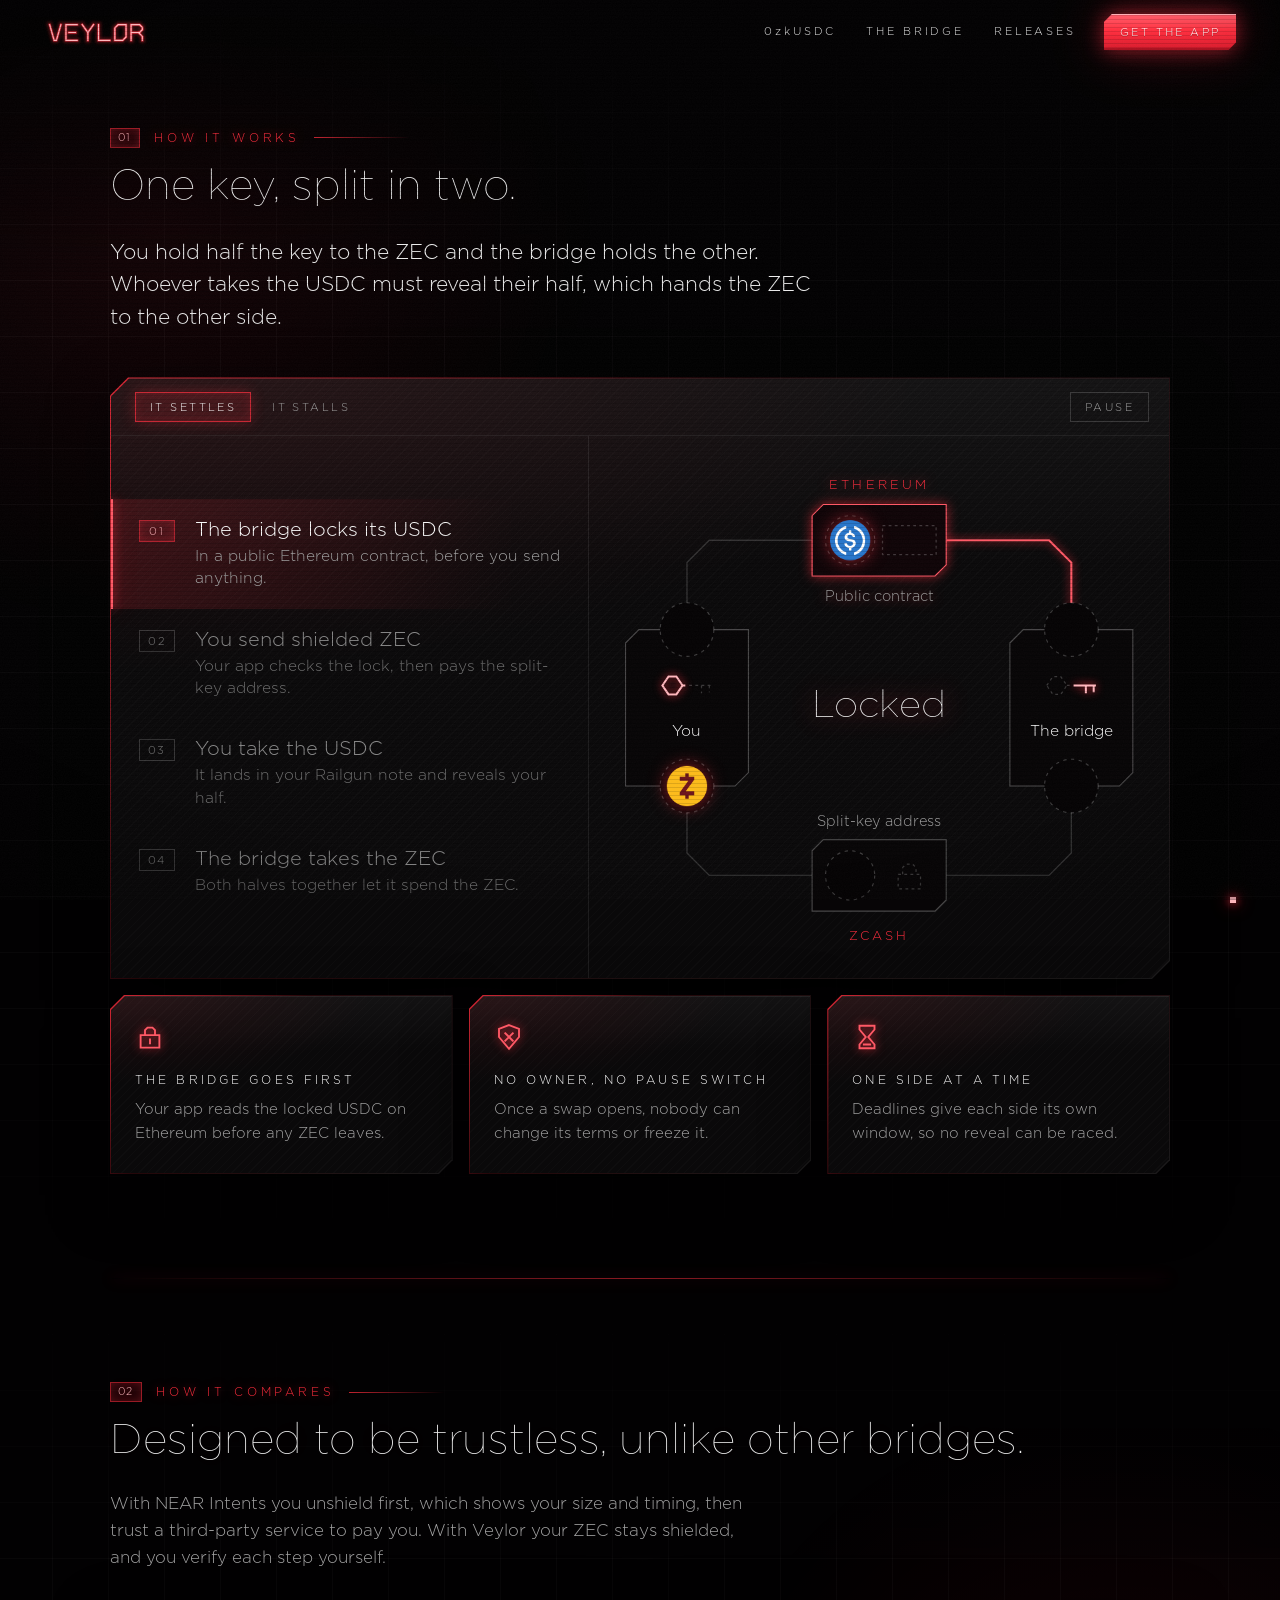
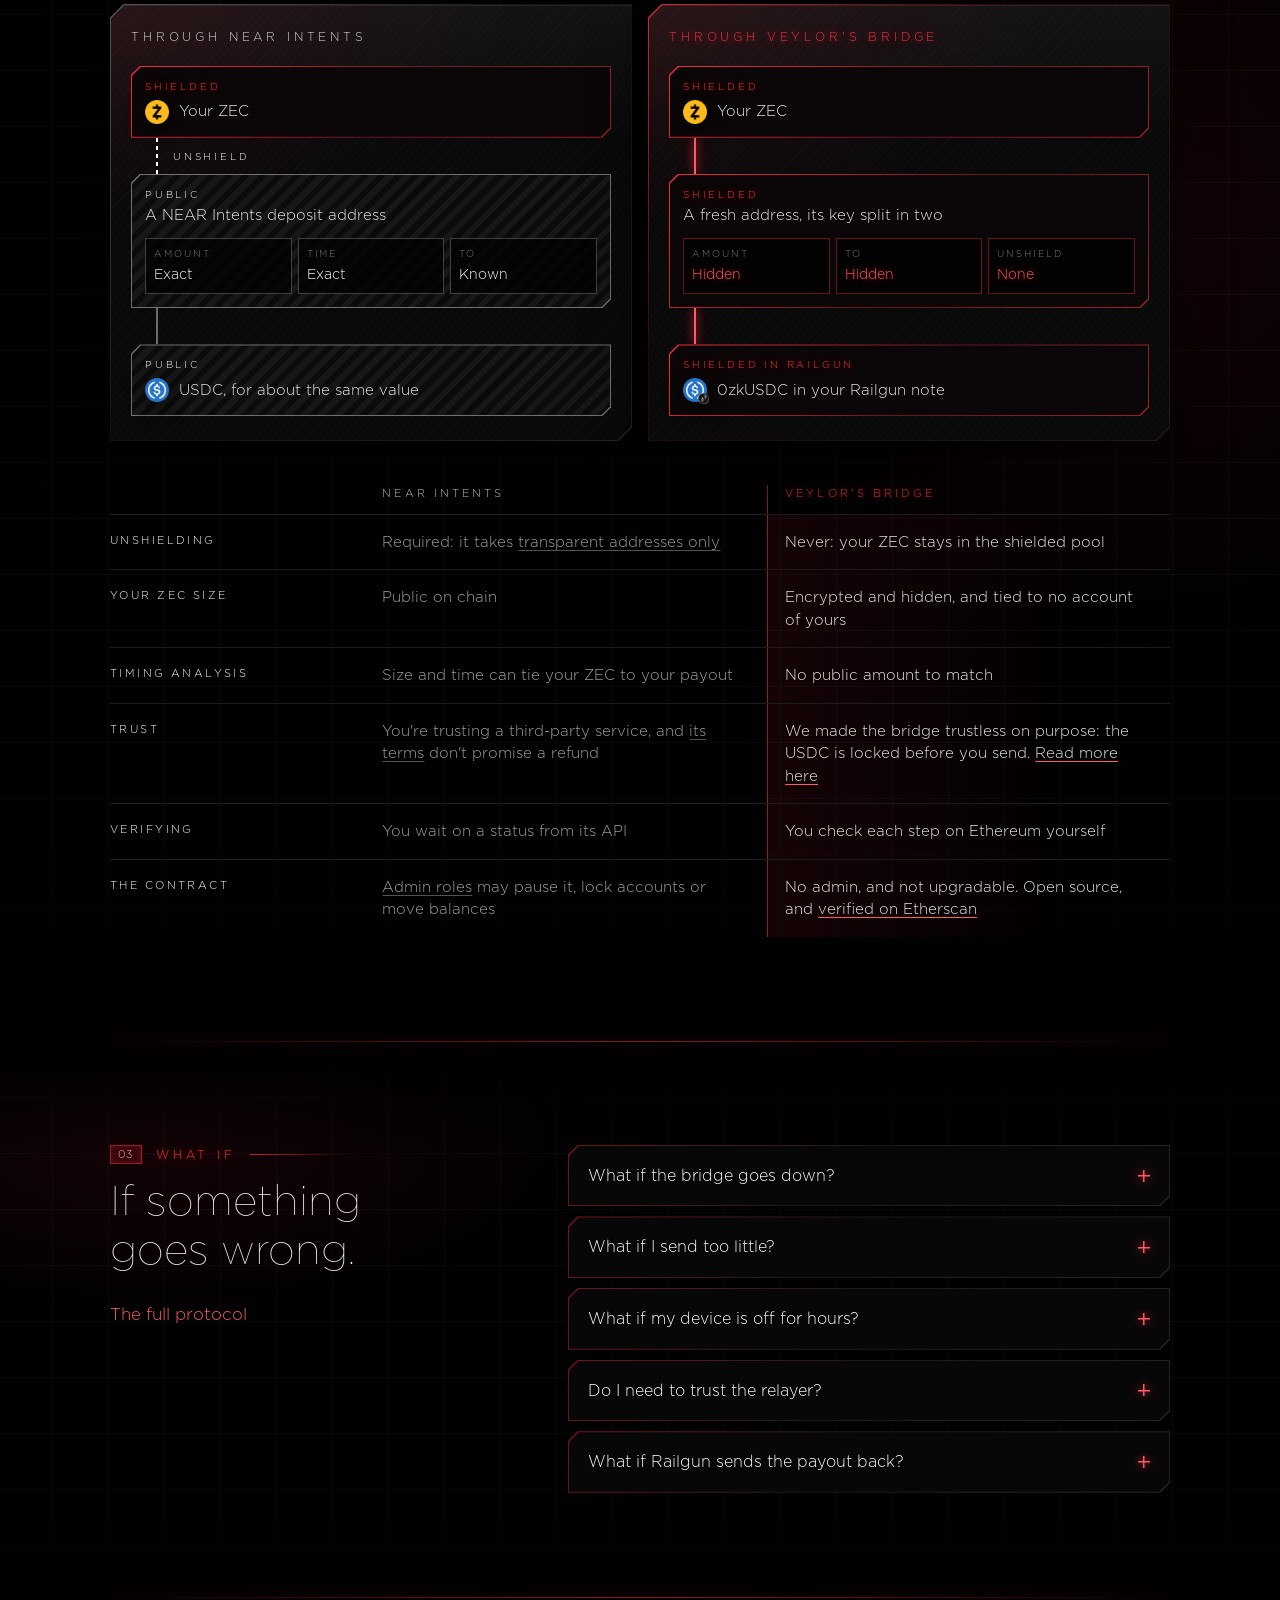
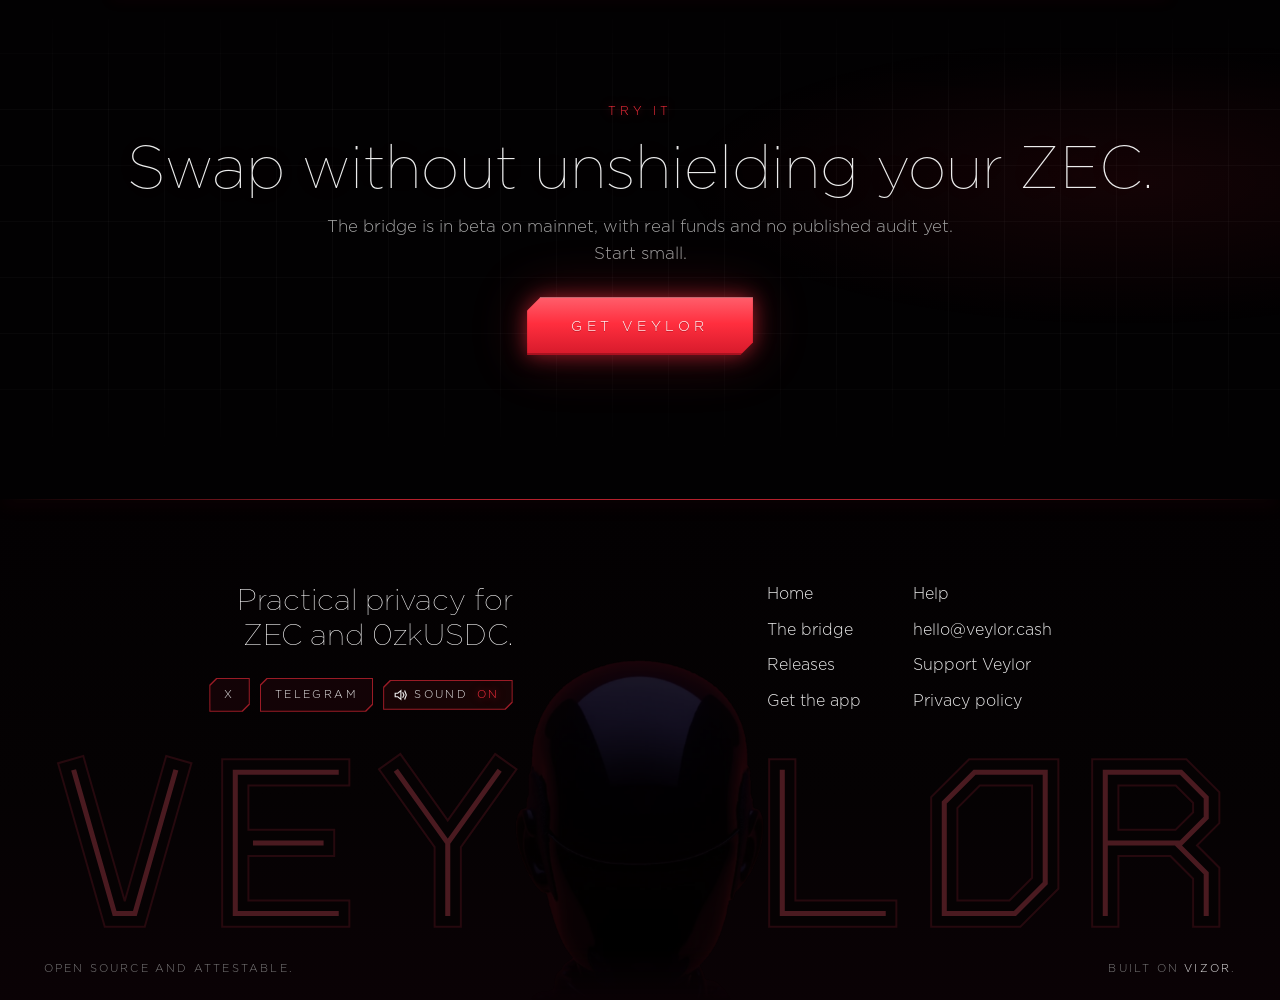
<file: how-it-works/index.html>
<!doctype html>
<html lang="en">
<head>
<meta charset="utf-8">
<meta name="viewport" content="width=device-width, initial-scale=1, viewport-fit=cover">
<title>Trustless Zcash to Ethereum bridge: how it works · Veylor</title>
<meta name="description" content="How Veylor swaps shielded ZEC for 0zkUSDC on Ethereum: an atomic swap with one key split in two, so every swap settles or refunds. Compared with NEAR Intents.">
<meta name="robots" content="max-image-preview:large">
<link rel="canonical" href="https://veylor.cash/how-it-works/">
<meta name="theme-color" content="#000000">
<meta property="og:type" content="website">
<meta property="og:site_name" content="Veylor">
<meta property="og:title" content="How Veylor's shielded bridge works">
<meta property="og:description" content="How Veylor swaps shielded ZEC and 0zkUSDC with one key split in two, so every swap settles or refunds.">
<meta property="og:url" content="https://veylor.cash/how-it-works/">
<meta property="og:image" content="https://veylor.cash/art/og.png">
<meta property="og:image:width" content="1200">
<meta property="og:image:height" content="630">
<meta property="og:image:alt" content="Veylor's neon sign, under the words: The self-custodial wallet for shielded ZEC and 0zkUSDC.">
<meta name="twitter:card" content="summary_large_image">
<meta name="twitter:site" content="@veylorwallet">
<meta name="twitter:image" content="https://veylor.cash/art/og.png">
<meta name="twitter:image:alt" content="Veylor's neon sign, under the words: The self-custodial wallet for shielded ZEC and 0zkUSDC.">
<link rel="icon" type="image/png" sizes="256x256" href="/icon.png">
<link rel="apple-touch-icon" href="/icon.png">
<link rel="manifest" href="/site.webmanifest">
<meta name="apple-mobile-web-app-title" content="Veylor">
<link rel="preload" href="/fonts/gotham-light.woff2" as="font" type="font/woff2" crossorigin>
<link rel="preload" href="/fonts/gotham-thin.woff2" as="font" type="font/woff2" crossorigin>
<link rel="stylesheet" href="/site.css">
<script>document.documentElement.classList.add('js')</script>
<script src="/site.js" defer></script>
<script type="application/ld+json">
{"@context":"https://schema.org","@graph":[
{"@type":"BreadcrumbList","itemListElement":[{"@type":"ListItem","position":1,"name":"Home","item":"https://veylor.cash/"},{"@type":"ListItem","position":2,"name":"How it works","item":"https://veylor.cash/how-it-works/"}]},
{"@type":"FAQPage","@id":"https://veylor.cash/how-it-works/#what-if","url":"https://veylor.cash/how-it-works/#what-if","isPartOf":{"@type":"WebSite","@id":"https://veylor.cash/#website","url":"https://veylor.cash/","name":"Veylor"},"mainEntity":[
{"@type":"Question","name":"What if the bridge goes down?","acceptedAnswer":{"@type":"Answer","text":"If you’ve already sent your ZEC, you claim the USDC without it."}},
{"@type":"Question","name":"What if I send too little?","acceptedAnswer":{"@type":"Answer","text":"The bridge cancels, which reveals its half, and your ZEC comes back."}},
{"@type":"Question","name":"What if my device is off for hours?","acceptedAnswer":{"@type":"Answer","text":"Once the bridge has confirmed, a relayer claims for you. Before that, the swap waits, then refunds."}},
{"@type":"Question","name":"Do I need to trust the relayer?","acceptedAnswer":{"@type":"Answer","text":"No, it can’t redirect your USDC: the swap can only pay the Railgun note you chose. You do rely on it to send your claim on time."}},
{"@type":"Question","name":"What if Railgun sends the payout back?","acceptedAnswer":{"@type":"Answer","text":"It returns to a vault only for that swap, and can be shielded again."}}
]}
]}
</script>
</head>
<body>
<div class="topbar">
  <a class="tb-mark" href="/" aria-label="Veylor home"><svg class="wordmark lit" viewBox="-5 -5 92.5 24" aria-hidden="true"><g fill="none" stroke-linecap="square" stroke-linejoin="miter"><use href="#vw" class="halo" filter="url(#vw-halo)"/><use href="#vw" class="glow" filter="url(#vw-glow)"/><use href="#vw" class="core"/></g></svg></a>
  <nav class="tb-links" aria-label="Main">
    <a class="tk" href="/#paid">0zkUSDC</a>
    <a href="/how-it-works/">The bridge</a>
    <a href="/releases/">Releases</a>
  </nav>
  <div class="tb-end">
    <span class="btn-glow"><a class="btn btn-sm" href="/#beta">Get the app</a></span>
  </div>
</div>

<div class="sync" aria-hidden="true"><div class="sync-line"></div><div class="sync-head"><span class="sync-readout">SYNC 0%</span></div></div>

<main>
  <svg class="defs" width="0" height="0" aria-hidden="true" focusable="false"><defs>
          <path id="vw" d="M0 0L4 14L6 14L10 0M24.5 0L14.5 0L14.5 14L24.5 14M17.1 7L23 7M29 0L34 7L39 0M34 7L34 14M43.5 0L43.5 14L53.5 14M61 0L68 0L68 11L65 14L58 14L58 3ZM72.5 14L72.5 0L80 0L82.5 2.5L82.5 4.5L80 7L72.5 7M79 7L82.5 10.5L82.5 14"/>
          <filter id="vw-halo" x="-20%" y="-90%" width="140%" height="280%"><feGaussianBlur stdDeviation="1.6"/></filter>
          <filter id="vw-glow" x="-10%" y="-40%" width="120%" height="180%"><feGaussianBlur stdDeviation="0.45"/></filter>
        </defs></svg>

  <section class="section first" id="how" aria-labelledby="how-title">
    <p class="hud sec">How it works</p>
    <h1 class="title" id="how-title">One key, split in two.</h1>
    <p class="lead reveal">You hold half the key to the ZEC and the bridge holds the other. Whoever takes the USDC must reveal their half, which hands the ZEC to the other side.</p>

    <div class="stage card reveal" data-stage>
      <div class="card-in">
        <div class="stage-head">
          <div class="stage-tabs">
            <button type="button" data-scene="settles" aria-pressed="true">It settles</button>
            <button type="button" data-scene="stalls" aria-pressed="false">It stalls</button>
          </div>
          <button class="stage-play" type="button" aria-pressed="true" hidden><span>Pause</span></button>
        </div>
        <div class="stage-body">
          <div class="stage-lists">
            <ol class="stage-steps" data-steps="settles" aria-label="When it settles">
              <li><button type="button"><span class="step-n">01</span><b>The bridge locks its USDC</b><small>In a public Ethereum contract, before you send anything.</small></button></li>
              <li><button type="button"><span class="step-n">02</span><b>You send shielded ZEC</b><small>Your app checks the lock, then pays the split-key address.</small></button></li>
              <li><button type="button"><span class="step-n">03</span><b>You take the USDC</b><small>It lands in your Railgun note and reveals your half.</small></button></li>
              <li><button type="button"><span class="step-n">04</span><b>The bridge takes the ZEC</b><small>Both halves together let it spend the ZEC.</small></button></li>
            </ol>
            <ol class="stage-steps" data-steps="stalls" aria-label="When it stalls">
              <li><button type="button"><span class="step-n">01</span><b>The bridge locks its USDC</b><small>In a public Ethereum contract, before you send anything.</small></button></li>
              <li><button type="button"><span class="step-n">02</span><b>You send shielded ZEC</b><small>Your app checks the lock, then pays the split-key address.</small></button></li>
              <li><button type="button"><span class="step-n">03</span><b>The bridge reclaims its USDC</b><small>Doing that reveals the bridge&rsquo;s half of the key.</small></button></li>
              <li><button type="button"><span class="step-n">04</span><b>Your ZEC comes back</b><small>Your app joins both halves and returns it to you.</small></button></li>
            </ol>
          </div>
          <svg class="stage-art" viewBox="0 0 480 440" role="img" aria-labelledby="st-title st-desc">
            <title id="st-title">A swap on Veylor's bridge</title>
            <desc id="st-desc">You and the bridge on either side, each with half a key. Above, a public contract on Ethereum that holds the USDC. Below, a shielded Zcash address that holds the ZEC and opens only with both halves.</desc>
            <g class="st-rails"><path d="M68 150V90L88 70H180"/><path d="M412 150V90L392 70H300"/><path d="M68 290V350L88 370H180"/><path d="M412 290V350L392 370H300"/></g>
            <g class="st-trails"></g>
            <g class="st-node" data-node="you"><path class="st-plate" d="M25 150H123V278L111 290H13V162Z"/><text class="st-name" x="68" y="245">You</text></g>
            <g class="st-node" data-node="bridge"><path class="st-plate" d="M369 150H467V278L455 290H357V162Z"/><text class="st-name" x="412" y="245">The bridge</text></g>
            <g class="st-node" data-node="contract"><path class="st-plate" d="M190 38H300V92L290 102H180V48Z"/><text class="st-cap" x="240" y="24">Ethereum</text><text class="st-sub" x="240" y="124">Public contract</text></g>
            <g class="st-node" data-node="address"><path class="st-plate" d="M190 338H300V392L290 402H180V348Z"/><text class="st-cap" x="240" y="428">Zcash</text><text class="st-sub" x="240" y="326">Split-key address</text></g>
            <g class="st-ports"><circle cx="68" cy="150" r="24"/><circle cx="68" cy="290" r="24"/><circle cx="412" cy="150" r="24"/><circle cx="412" cy="290" r="24"/><circle cx="214" cy="70" r="22"/><circle cx="214" cy="370" r="22"/></g>
            <g class="st-ghost"><path transform="translate(68 200)" d="M2 0H22M13 0V7M20 0V6"/><path transform="translate(412 200)" d="M-22 0L-16.5 -8H-9.5L-4 0L-9.5 8H-16.5ZM-4 0H-1.5"/><path transform="translate(267 370)" d="M-10 -1H10V12H-10ZM-6 -1V-7L-3 -10H3L6 -7V-1"/><path transform="translate(267 70)" d="M-24 -13H24V13H-24Z"/></g>
            <text class="st-state" x="240" y="228"></text>
            <g class="st-coin" data-el="zec" transform="translate(68 290)"><image href="/logos/zec.webp" x="-18" y="-18" width="36" height="36"/></g>
            <g class="st-coin" data-el="usdc" transform="translate(412 150)"><image href="/logos/usdc.webp" x="-18" y="-18" width="36" height="36"/><image class="st-badge" href="/logos/railgun-badge.webp" x="5" y="5" width="16" height="16"/></g>
            <g class="st-half" data-el="you" transform="translate(68 200)"><path d="M-22 0L-16.5 -8H-9.5L-4 0L-9.5 8H-16.5ZM-4 0H-1.5"/></g>
            <g class="st-half" data-el="bridge" transform="translate(412 200)"><path d="M2 0H22M13 0V7M20 0V6"/></g>
          </svg>
        </div>
      </div>
    </div>

    <div class="cards facts">
      <article class="card reveal"><div class="card-in">
        <svg class="glyph" viewBox="0 0 24 24" aria-hidden="true"><path d="M4.5 10.5H19.5V20.5H4.5Z M8 10.5V6.5L10 4.5H14L16 6.5V10.5 M12 14V17"/></svg>
        <h3>The bridge goes first</h3>
        <p>Your app reads the locked USDC on Ethereum before any ZEC leaves.</p>
      </div></article>
      <article class="card reveal"><div class="card-in">
        <svg class="glyph" viewBox="0 0 24 24" aria-hidden="true"><path d="M12 2.5L20 5.5V12L12 21.5L4 12V5.5Z M9 9L15 15 M15 9L9 15"/></svg>
        <h3>No owner, no pause switch</h3>
        <p>Once a swap opens, nobody can change its terms or freeze it.</p>
      </div></article>
      <article class="card reveal"><div class="card-in">
        <svg class="glyph" viewBox="0 0 24 24" aria-hidden="true"><path d="M6 3H18V6L13 12L18 18V21H6V18L11 12L6 6Z M9.5 18H14.5"/></svg>
        <h3>One side at a time</h3>
        <p>Deadlines give each side its own window, so no reveal can be raced.</p>
      </div></article>
    </div>
  </section>

  <section class="section" id="compare" aria-labelledby="compare-title">
    <p class="hud sec">How it compares</p>
    <h2 class="title" id="compare-title">Designed to be trustless, unlike other bridges.</h2>
    <p class="prose intro reveal">With NEAR Intents you unshield first, which shows your size and timing, then trust a third-party service to pay you. With Veylor your ZEC stays shielded, and you verify each step yourself.</p>
    <div class="routes">
      <div class="route route-public card reveal">
        <figure class="card-in">
          <figcaption class="hud">Through NEAR Intents</figcaption>
          <ol class="hops">
            <li class="hop plate zone-shielded">
              <span class="hop-zone">Shielded</span>
              <span class="hop-name has-logo"><span class="token-logo sm"><img src="/logos/zec.webp" width="24" height="24" alt=""></span>Your ZEC</span>
              <span class="wire" aria-hidden="true"></span>
              <span class="edge" aria-hidden="true">Unshield</span>
            </li>
            <li class="hop plate zone-public">
              <span class="hop-zone">Public</span>
              <span class="hop-name">A NEAR Intents deposit address</span>
              <dl class="leak">
                <div><dt>Amount</dt><dd>Exact</dd></div>
                <div><dt>Time</dt><dd>Exact</dd></div>
                <div><dt>To</dt><dd>Known</dd></div>
              </dl>
              <span class="wire" aria-hidden="true"></span>
            </li>
            <li class="hop plate zone-public">
              <span class="hop-zone">Public</span>
              <span class="hop-name has-logo"><span class="token-logo sm"><img src="/logos/usdc.webp" width="24" height="24" alt=""></span>USDC, for about the same value</span>
            </li>
          </ol>
        </figure>
      </div>

      <div class="route route-shielded card reveal">
        <figure class="card-in">
          <figcaption class="hud">Through Veylor's bridge</figcaption>
          <ol class="hops">
            <li class="hop plate zone-shielded">
              <span class="hop-zone">Shielded</span>
              <span class="hop-name has-logo"><span class="token-logo sm"><img src="/logos/zec.webp" width="24" height="24" alt=""></span>Your ZEC</span>
              <span class="wire" aria-hidden="true"><span class="packet"></span></span>
            </li>
            <li class="hop plate zone-shielded">
              <span class="hop-zone">Shielded</span>
              <span class="hop-name">A fresh address, its key split in two</span>
              <dl class="leak sealed">
                <div><dt>Amount</dt><dd>Hidden</dd></div>
                <div><dt>To</dt><dd>Hidden</dd></div>
                <div><dt>Unshield</dt><dd>None</dd></div>
              </dl>
              <span class="wire" aria-hidden="true"><span class="packet"></span></span>
            </li>
            <li class="hop plate zone-shielded">
              <span class="hop-zone">Shielded in Railgun</span>
              <span class="hop-name has-logo"><span class="token-logo sm"><img src="/logos/usdc.webp" width="24" height="24" alt=""><img class="token-badge" src="/logos/railgun-badge.webp" width="12" height="12" alt=""></span>0zkUSDC in your Railgun note</span>
            </li>
          </ol>
        </figure>
      </div>
    </div>

    <div class="reveal">
      <table class="compare" role="table">
        <caption class="sr-only">NEAR Intents and Veylor's bridge, compared</caption>
        <thead role="rowgroup">
          <tr role="row">
            <th scope="col" role="columnheader"><span class="sr-only">Compared on</span></th>
            <th scope="col" role="columnheader" class="c-near">NEAR Intents</th>
            <th scope="col" role="columnheader" class="c-veylor">Veylor's bridge</th>
          </tr>
        </thead>
        <tbody role="rowgroup">
          <tr role="row"><th scope="row" role="rowheader">Unshielding</th><td role="cell" class="c-near" data-label="NEAR Intents">Required: it takes <a href="https://docs.near-intents.org/resources/chain-support">transparent addresses only</a></td><td role="cell" class="c-veylor" data-label="Veylor's bridge">Never: your ZEC stays in the shielded pool</td></tr>
          <tr role="row"><th scope="row" role="rowheader">Your ZEC size</th><td role="cell" class="c-near" data-label="NEAR Intents">Public on chain</td><td role="cell" class="c-veylor" data-label="Veylor's bridge">Encrypted and hidden, and tied to no account of yours</td></tr>
          <tr role="row"><th scope="row" role="rowheader">Timing analysis</th><td role="cell" class="c-near" data-label="NEAR Intents">Size and time can tie your ZEC to your payout</td><td role="cell" class="c-veylor" data-label="Veylor's bridge">No public amount to match</td></tr>
          <tr role="row"><th scope="row" role="rowheader">Trust</th><td role="cell" class="c-near" data-label="NEAR Intents">You're trusting a third-party service, and <a href="https://docs.near-intents.org/security-compliance/terms-of-service">its terms</a> don't promise a refund</td><td role="cell" class="c-veylor" data-label="Veylor's bridge">We made the bridge trustless on purpose: the USDC is locked before you send. <a href="https://github.com/ChinmayGopal931/zecSwap#how-it-works">Read more here</a></td></tr>
          <tr role="row"><th scope="row" role="rowheader">Verifying</th><td role="cell" class="c-near" data-label="NEAR Intents">You wait on a status from its API</td><td role="cell" class="c-veylor" data-label="Veylor's bridge">You check each step on Ethereum yourself</td></tr>
          <tr role="row"><th scope="row" role="rowheader">The contract</th><td role="cell" class="c-near" data-label="NEAR Intents"><a href="https://docs.near-intents.org/security-compliance/terms-of-service">Admin roles</a> may pause it, lock accounts or move balances</td><td role="cell" class="c-veylor" data-label="Veylor's bridge">No admin, and not upgradable. Open source, and <a href="https://etherscan.io/address/0xeB3A00bcB6c9fF626fE57a5dBbDCf01730e7898f#code">verified on Etherscan</a></td></tr>
        </tbody>
      </table>
    </div>
  </section>

  <section class="section" id="what-if" aria-labelledby="what-if-title">
    <div class="faq-wrap">
      <div>
        <p class="hud sec">What if</p>
        <h2 class="title" id="what-if-title">If something goes wrong.</h2>
        <p class="prose reveal"><a href="https://github.com/ChinmayGopal931/zecSwap#how-it-works">The full protocol</a></p>
      </div>
      <div class="faq">
        <details class="plate reveal"><summary>What if the bridge goes down?</summary><p>If you&rsquo;ve already sent your ZEC, you claim the USDC without it.</p></details>
        <details class="plate reveal"><summary>What if I send too little?</summary><p>The bridge cancels, which reveals its half, and your ZEC comes back.</p></details>
        <details class="plate reveal"><summary>What if my device is off for hours?</summary><p>Once the bridge has confirmed, a relayer claims for you. Before that, the swap waits, then refunds.</p></details>
        <details class="plate reveal"><summary>Do I need to trust the relayer?</summary><p>No, it can&rsquo;t redirect your USDC: the swap can only pay the Railgun note you chose. You do rely on it to send your claim on time.</p></details>
        <details class="plate reveal"><summary>What if Railgun sends the payout back?</summary><p>It returns to a vault only for that swap, and can be shielded again.</p></details>
      </div>
    </div>
  </section>

  <section class="section beta" id="try" aria-labelledby="try-title">
    <p class="hud">Try it</p>
    <h2 class="title" id="try-title">Swap without unshielding your ZEC.</h2>
    <p class="prose">The bridge is in beta on mainnet, with real funds and no published audit yet. Start small.</p>
    <div class="cta"><span class="btn-glow"><a class="btn btn-lg" href="/#beta">Get Veylor</a></span></div>
  </section>
</main>

<footer class="site-footer">
  <svg class="defs" width="0" height="0" aria-hidden="true" focusable="false"><defs>
    <path id="sg-v" d="M0 0L4 14L6 14L10 0"/>
    <path id="sg-e" d="M10 0L0 0L0 14L10 14M2 7L8.5 7"/>
    <path id="sg-y" d="M0 0L5 7L10 0M5 7L5 14"/>
    <path id="sg-l" d="M0 0L0 14L10 14"/>
    <path id="sg-o" d="M3 0L10 0L10 11L7 14L0 14L0 3Z"/>
    <path id="sg-r" d="M0 14L0 0L7.5 0L10 2.5L10 4.5L7.5 7L0 7M4 7L7 7L10 10L10 14"/>
    <filter id="sg-halo" x="-90%" y="-70%" width="280%" height="240%"><feGaussianBlur stdDeviation="2"/></filter>
    <filter id="sg-glow" x="-40%" y="-30%" width="180%" height="160%"><feGaussianBlur stdDeviation="0.5"/></filter>
    <filter id="vz-halo" x="-30%" y="-400%" width="160%" height="900%"><feGaussianBlur stdDeviation="26"/></filter>
    <filter id="vz-glow" x="-10%" y="-150%" width="120%" height="400%"><feGaussianBlur stdDeviation="7"/></filter>
    <path id="vz" pathLength="1" d="M174 579C182.8 582.8 209.3 596.4 227 602C244.7 607.7 262.3 610.3 280 612.7C297.7 615.1 315.3 615.8 333 616.3C350.7 616.8 368.3 616.5 386 615.9C403.7 615.2 421.3 614.3 439 612.4C456.7 610.6 474.3 608.5 492 604.7C509.7 600.8 527.3 596.6 545 589.2C562.7 581.8 589.2 565.2 598 560.4"/>
  </defs></svg>
  <div class="ft-top">
    <div class="ft-intro">
      <p>Practical privacy for ZEC and 0zkUSDC.</p>
      <div class="ft-row">
        <a class="ft-chip plate" href="https://x.com/veylorwallet" aria-label="Veylor on X">X</a>
        <a class="ft-chip plate" href="https://t.me/veylorwallet" aria-label="Veylor on Telegram">Telegram</a>
        <button class="sound plate" type="button" aria-pressed="true" hidden>
          <svg viewBox="0 0 16 16" aria-hidden="true"><path d="M2.5 6H5.5L9 3V13L5.5 10H2.5Z"/><path class="wave" d="M11.25 5.5L12.5 8L11.25 10.5M13.5 3.5L15.25 8L13.5 12.5"/><path class="mute" d="M11.5 6L15 10M15 6L11.5 10"/></svg>
          <span>Sound</span><span class="sound-state" aria-hidden="true">On</span>
        </button>
      </div>
    </div>
    <nav class="ft-nav" aria-label="Footer">
      <ul>
        <li><a href="/">Home</a></li>
        <li><a href="/how-it-works/">The bridge</a></li>
        <li><a href="/releases/">Releases</a></li>
        <li><a href="/#beta">Get the app</a></li>
      </ul>
      <ul>
        <li><a href="/#support">Help</a></li>
        <li><a href="mailto:hello@veylor.cash">hello@veylor.cash</a></li>
        <li><a href="/support-veylor/">Support Veylor</a></li>
        <li><a href="/privacy/">Privacy policy</a></li>
      </ul>
    </nav>
  </div>
  <div class="ft-stage">
    <div class="ft-wash" aria-hidden="true"></div>
    <button class="sign" type="button" aria-pressed="true" aria-label="Veylor's neon sign">
      <span class="sign-half">
        <span class="tube"><svg viewBox="-3 -3 16 20" aria-hidden="true"><use href="#sg-v" class="can"/><use href="#sg-v" class="face"/><use href="#sg-v" class="glass"/></svg><svg class="lit" viewBox="-3 -3 16 20" aria-hidden="true"><use href="#sg-v" class="halo" filter="url(#sg-halo)"/><use href="#sg-v" class="can"/><use href="#sg-v" class="face"/><use href="#sg-v" class="glow" filter="url(#sg-glow)"/><use href="#sg-v" class="core"/></svg></span>
        <span class="tube"><svg viewBox="-3 -3 16 20" aria-hidden="true"><use href="#sg-e" class="can"/><use href="#sg-e" class="face"/><use href="#sg-e" class="glass"/></svg><svg class="lit" viewBox="-3 -3 16 20" aria-hidden="true"><use href="#sg-e" class="halo" filter="url(#sg-halo)"/><use href="#sg-e" class="can"/><use href="#sg-e" class="face"/><use href="#sg-e" class="glow" filter="url(#sg-glow)"/><use href="#sg-e" class="core"/></svg></span>
        <span class="tube"><svg viewBox="-3 -3 16 20" aria-hidden="true"><use href="#sg-y" class="can"/><use href="#sg-y" class="face"/><use href="#sg-y" class="glass"/></svg><svg class="lit" viewBox="-3 -3 16 20" aria-hidden="true"><use href="#sg-y" class="halo" filter="url(#sg-halo)"/><use href="#sg-y" class="can"/><use href="#sg-y" class="face"/><use href="#sg-y" class="glow" filter="url(#sg-glow)"/><use href="#sg-y" class="core"/></svg></span>
      </span>
      <span class="helmet">
        <img src="/art/helmet.webp" width="740" height="998" alt="" loading="lazy" decoding="async">
        <svg class="visor" viewBox="0 0 740 998" aria-hidden="true"><use href="#vz" class="v-halo" filter="url(#vz-halo)"/><use href="#vz" class="v-glow" filter="url(#vz-glow)"/><use href="#vz" class="v-core"/><use href="#vz" class="v-hot" filter="url(#vz-glow)"/></svg>
      </span>
      <span class="sign-half">
        <span class="tube"><svg viewBox="-3 -3 16 20" aria-hidden="true"><use href="#sg-l" class="can"/><use href="#sg-l" class="face"/><use href="#sg-l" class="glass"/></svg><svg class="lit" viewBox="-3 -3 16 20" aria-hidden="true"><use href="#sg-l" class="halo" filter="url(#sg-halo)"/><use href="#sg-l" class="can"/><use href="#sg-l" class="face"/><use href="#sg-l" class="glow" filter="url(#sg-glow)"/><use href="#sg-l" class="core"/></svg></span>
        <span class="tube"><svg viewBox="-3 -3 16 20" aria-hidden="true"><use href="#sg-o" class="can"/><use href="#sg-o" class="face"/><use href="#sg-o" class="glass"/></svg><svg class="lit" viewBox="-3 -3 16 20" aria-hidden="true"><use href="#sg-o" class="halo" filter="url(#sg-halo)"/><use href="#sg-o" class="can"/><use href="#sg-o" class="face"/><use href="#sg-o" class="glow" filter="url(#sg-glow)"/><use href="#sg-o" class="core"/></svg></span>
        <span class="tube"><svg viewBox="-3 -3 16 20" aria-hidden="true"><use href="#sg-r" class="can"/><use href="#sg-r" class="face"/><use href="#sg-r" class="glass"/></svg><svg class="lit" viewBox="-3 -3 16 20" aria-hidden="true"><use href="#sg-r" class="halo" filter="url(#sg-halo)"/><use href="#sg-r" class="can"/><use href="#sg-r" class="face"/><use href="#sg-r" class="glow" filter="url(#sg-glow)"/><use href="#sg-r" class="core"/></svg></span>
      </span>
    </button>
  </div>
  <div class="ft-base"><p>Open source and attestable.</p><p>Built on <a href="https://vizor.cash/">Vizor</a>.</p></div>
</footer>
</body>
</html>
</file>
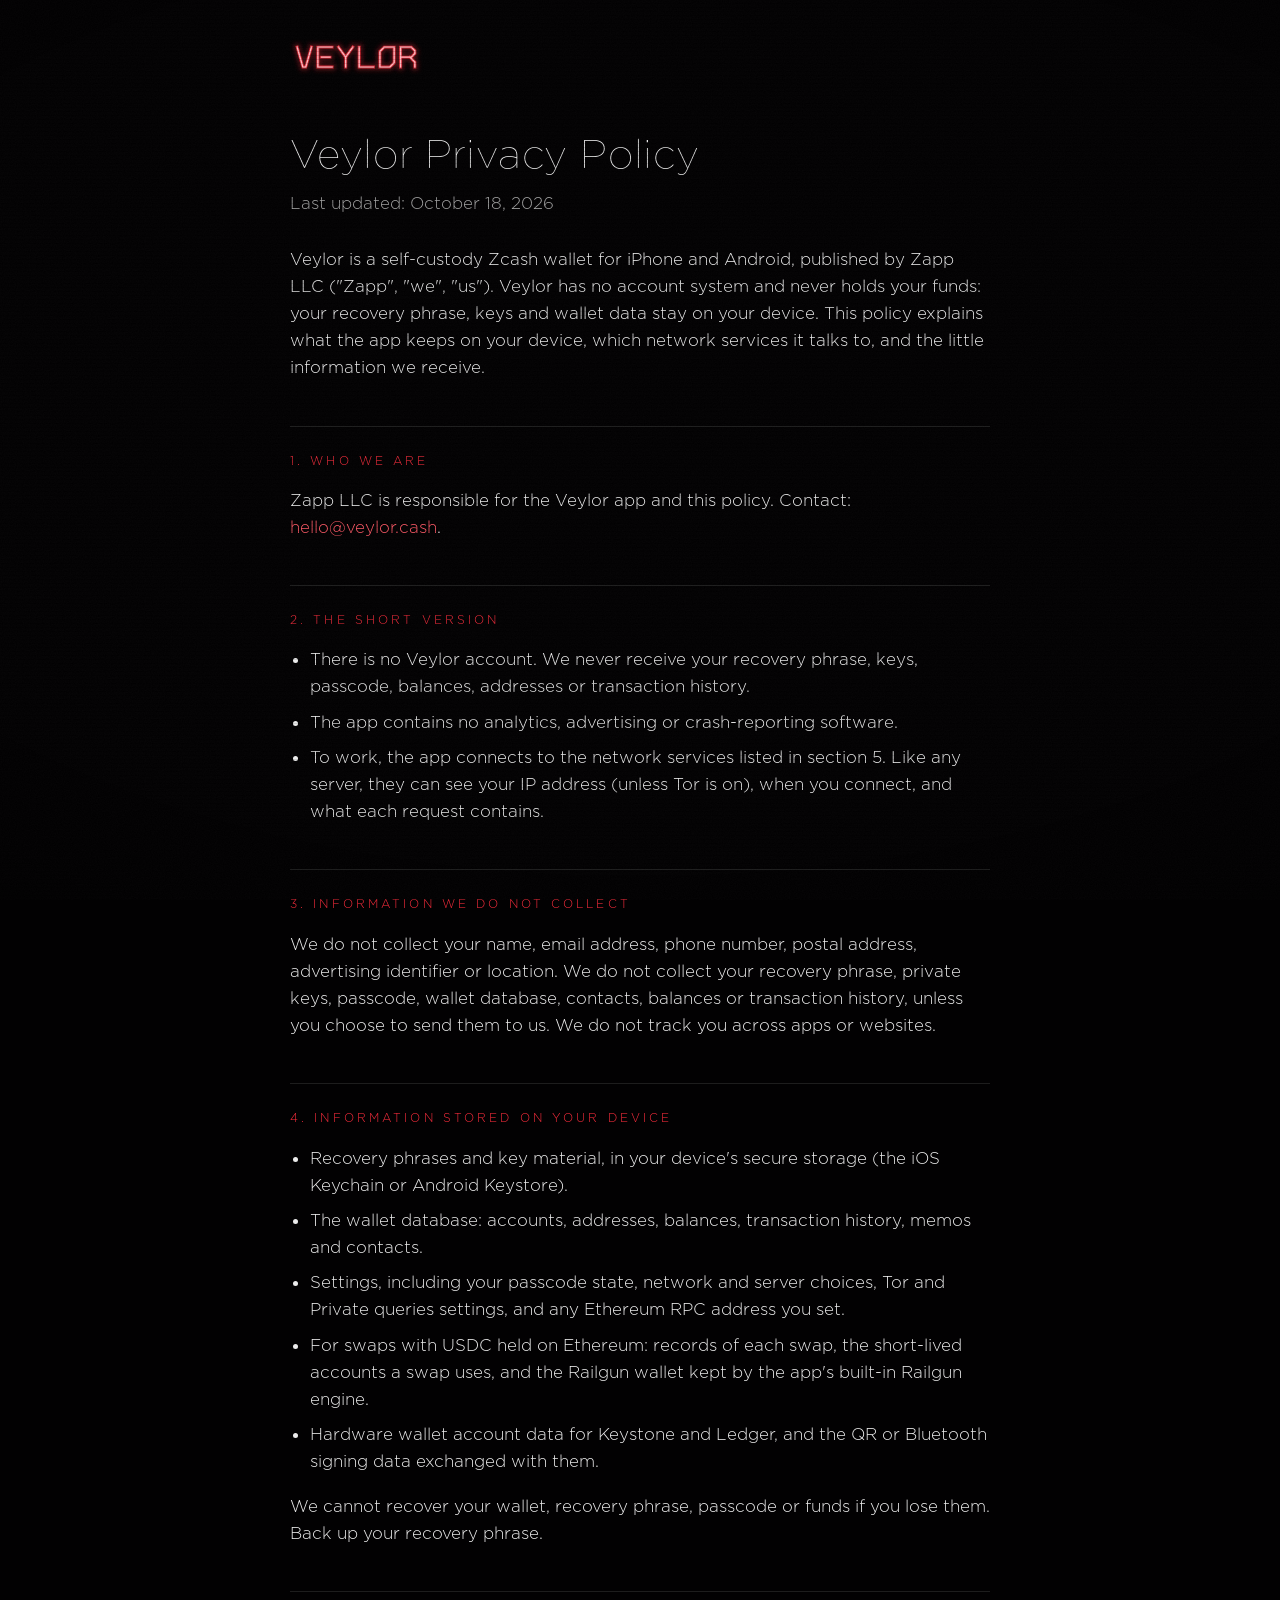
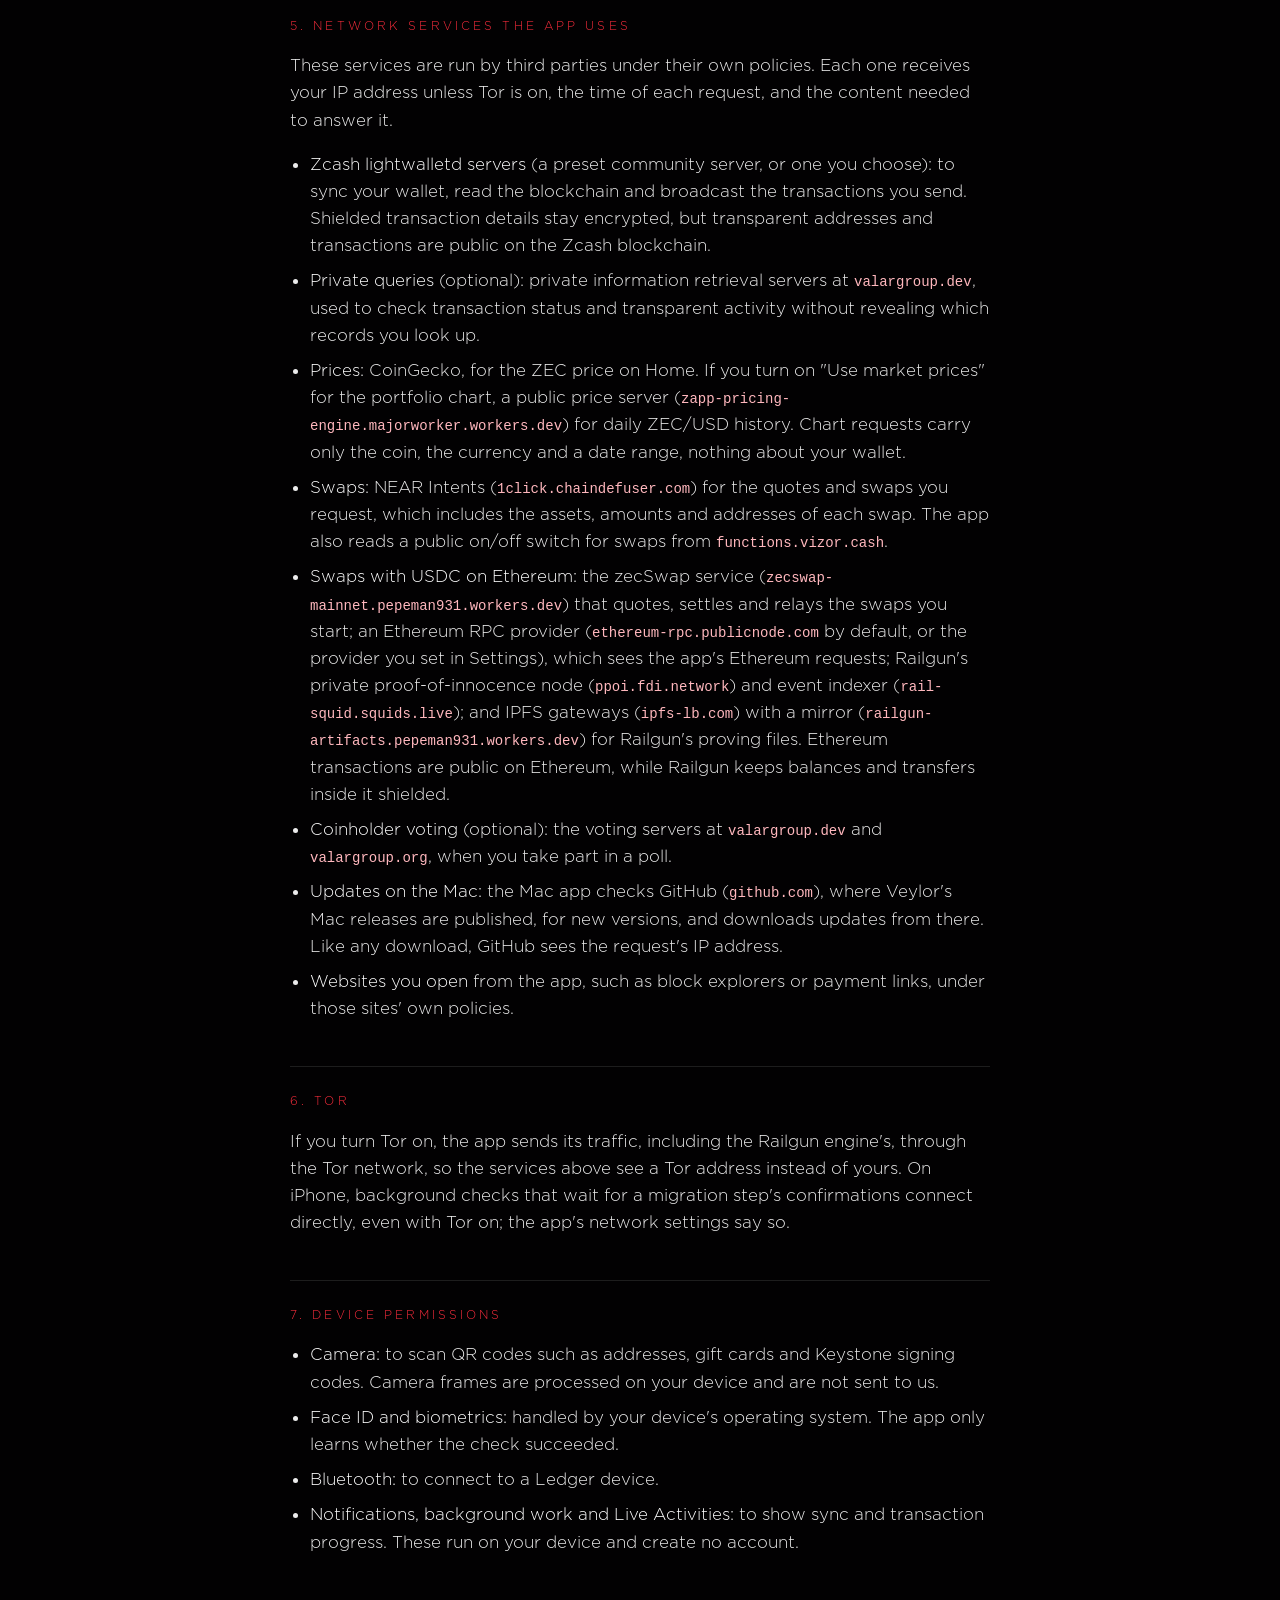
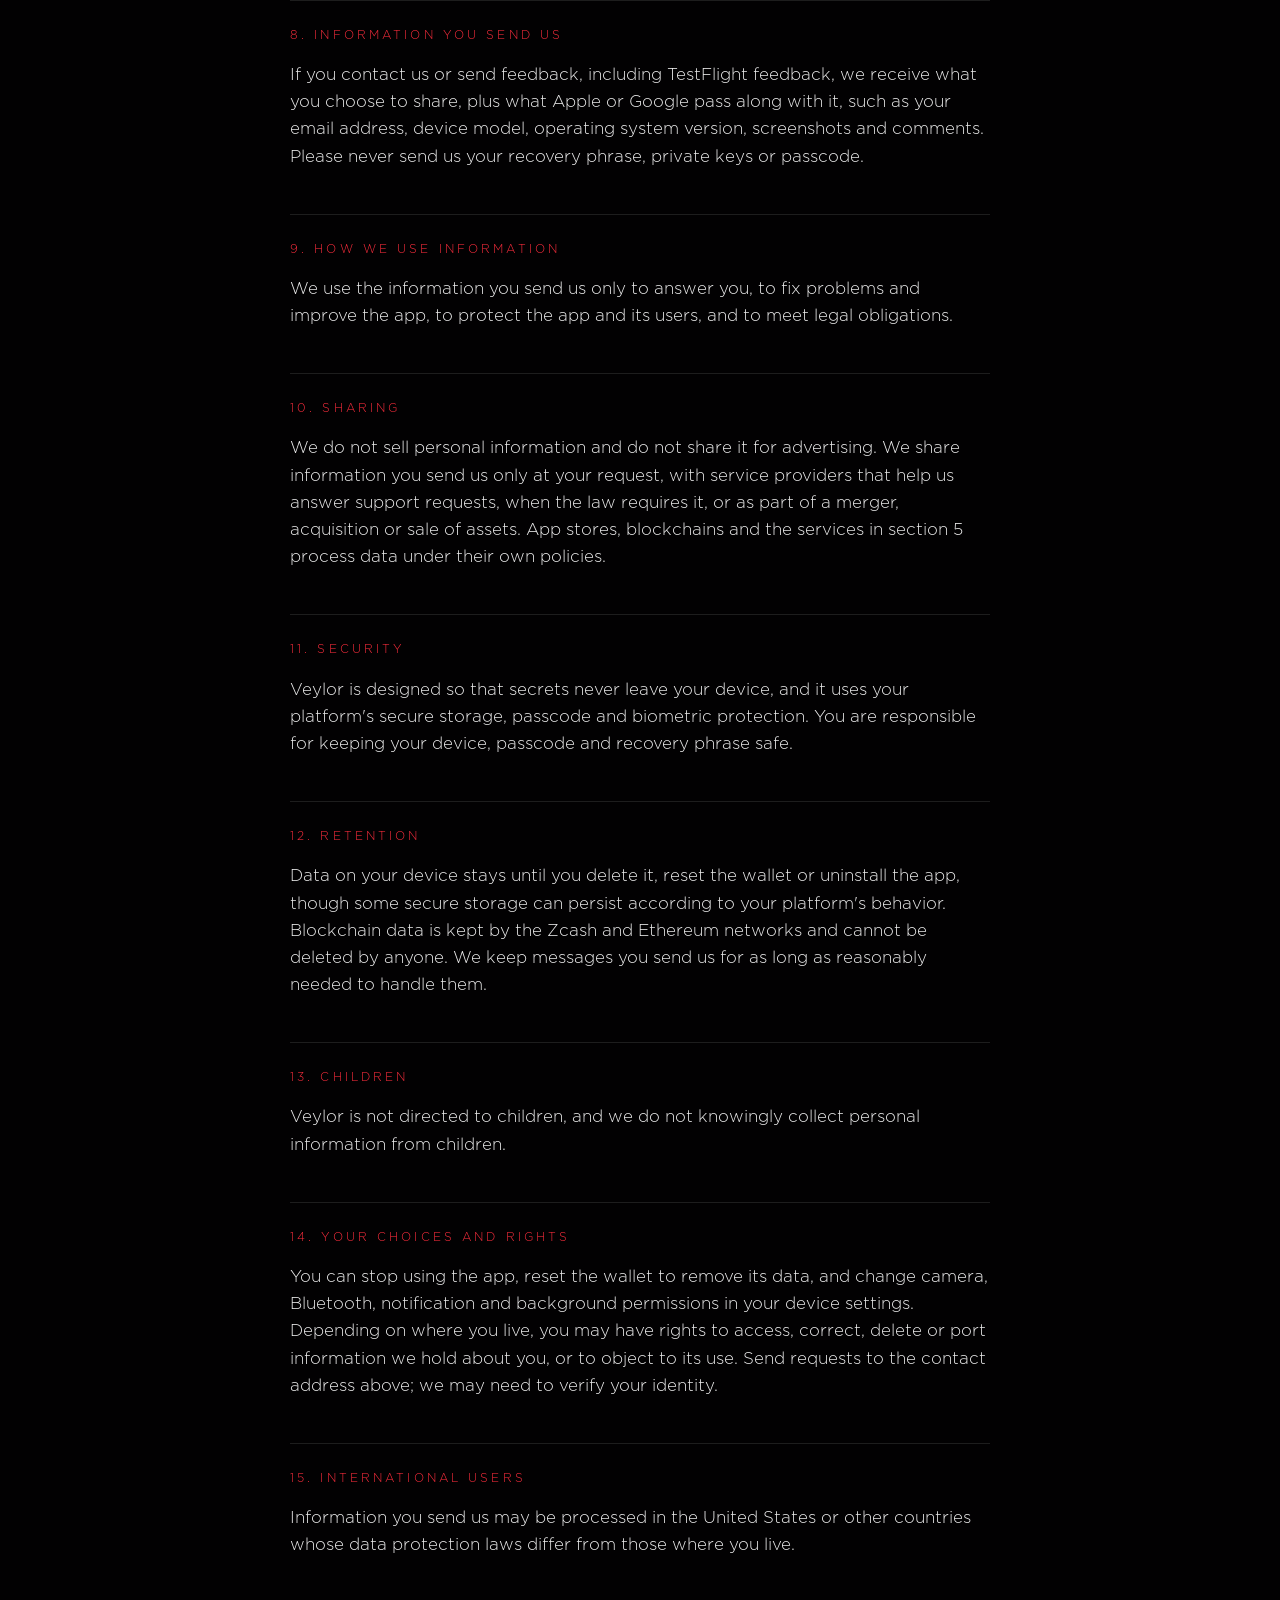
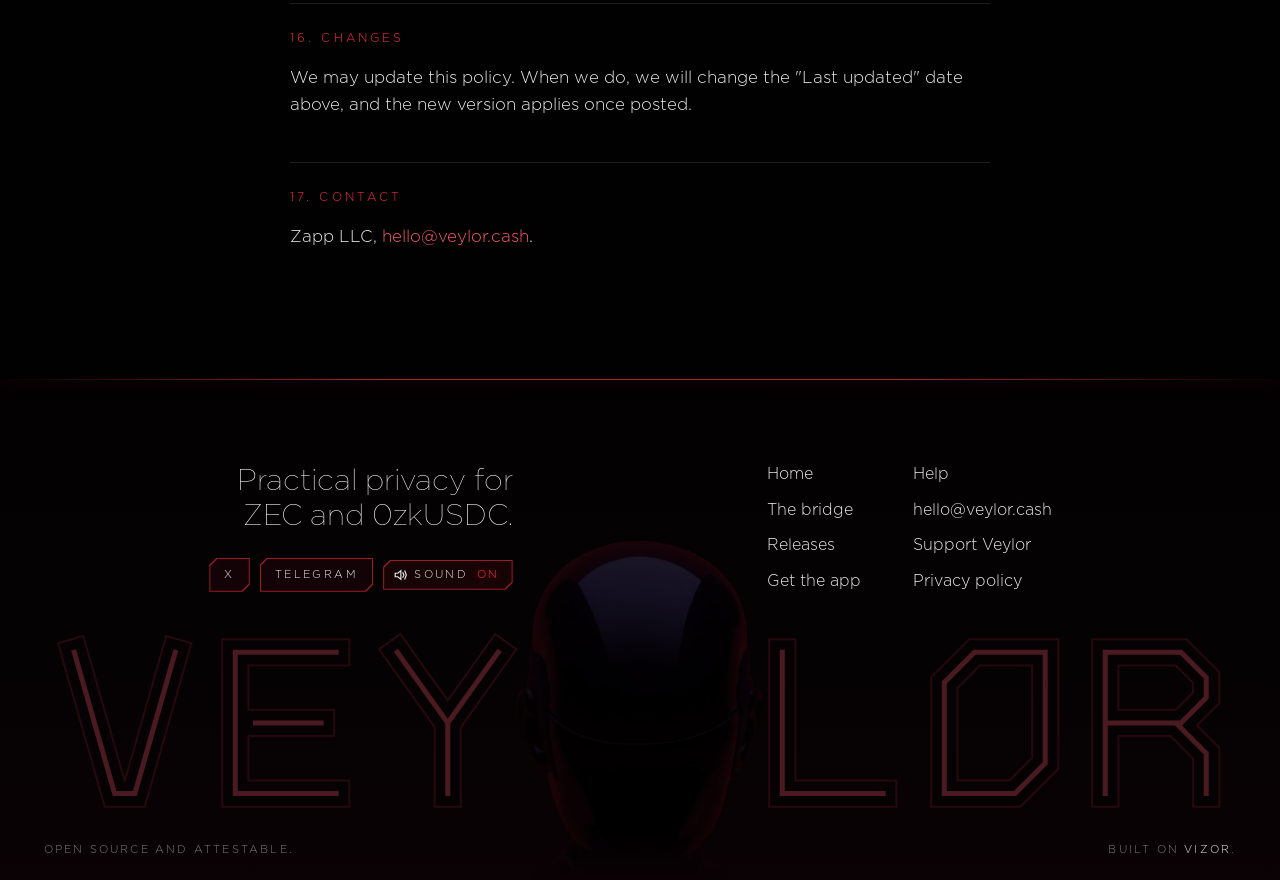
<file: privacy/index.html>
<!doctype html>
<html lang="en">
<head>
<meta charset="utf-8">
<meta name="viewport" content="width=device-width, initial-scale=1">
<title>Privacy policy · Veylor</title>
<meta name="description" content="What the Veylor wallet keeps on your device, which network services it contacts, and the little information Zapp LLC receives. No account and no analytics.">
<meta name="robots" content="max-image-preview:large">
<link rel="canonical" href="https://veylor.cash/privacy/">
<meta name="theme-color" content="#000000">
<meta property="og:type" content="website">
<meta property="og:site_name" content="Veylor">
<meta property="og:title" content="Veylor privacy policy">
<meta property="og:description" content="What the Veylor wallet keeps on your device, which network services it contacts, and the little information Zapp LLC receives. No account and no analytics.">
<meta property="og:url" content="https://veylor.cash/privacy/">
<meta property="og:image" content="https://veylor.cash/art/og.png">
<meta property="og:image:width" content="1200">
<meta property="og:image:height" content="630">
<meta property="og:image:alt" content="Veylor's neon sign, under the words: The self-custodial wallet for shielded ZEC and 0zkUSDC.">
<meta name="twitter:card" content="summary_large_image">
<meta name="twitter:site" content="@veylorwallet">
<meta name="twitter:image" content="https://veylor.cash/art/og.png">
<meta name="twitter:image:alt" content="Veylor's neon sign, under the words: The self-custodial wallet for shielded ZEC and 0zkUSDC.">
<link rel="icon" type="image/png" sizes="256x256" href="/icon.png">
<link rel="apple-touch-icon" href="/icon.png">
<link rel="manifest" href="/site.webmanifest">
<meta name="apple-mobile-web-app-title" content="Veylor">
<link rel="preload" href="/fonts/gotham-light.woff2" as="font" type="font/woff2" crossorigin>
<link rel="preload" href="/fonts/gotham-thin.woff2" as="font" type="font/woff2" crossorigin>
<link rel="stylesheet" href="/site.css">
<script>document.documentElement.classList.add('js')</script>
<script src="/site.js" defer></script>
<script type="application/ld+json">{"@context":"https://schema.org","@type":"BreadcrumbList","itemListElement":[{"@type":"ListItem","position":1,"name":"Home","item":"https://veylor.cash/"},{"@type":"ListItem","position":2,"name":"Privacy policy","item":"https://veylor.cash/privacy/"}]}</script>
</head>
<body>
<main class="doc">
<a class="doc-home" href="/" aria-label="Veylor home">
  <svg class="wordmark lit" viewBox="-5 -5 92.5 24" aria-hidden="true">
    <defs>
      <path id="vw" d="M0 0L4 14L6 14L10 0M24.5 0L14.5 0L14.5 14L24.5 14M17.1 7L23 7M29 0L34 7L39 0M34 7L34 14M43.5 0L43.5 14L53.5 14M61 0L68 0L68 11L65 14L58 14L58 3ZM72.5 14L72.5 0L80 0L82.5 2.5L82.5 4.5L80 7L72.5 7M79 7L82.5 10.5L82.5 14"/>
      <filter id="vw-halo" x="-20%" y="-90%" width="140%" height="280%"><feGaussianBlur stdDeviation="1.6"/></filter>
      <filter id="vw-glow" x="-10%" y="-40%" width="120%" height="180%"><feGaussianBlur stdDeviation="0.45"/></filter>
    </defs>
    <g fill="none" stroke-linecap="square" stroke-linejoin="miter">
      <use href="#vw" class="halo" filter="url(#vw-halo)"/>
      <use href="#vw" class="glow" filter="url(#vw-glow)"/>
      <use href="#vw" class="core"/>
    </g>
  </svg>
</a>
<h1>Veylor Privacy Policy</h1>
<p class="updated">Last updated: October 18, 2026</p>

<p>Veylor is a self-custody Zcash wallet for iPhone and Android, published by Zapp LLC ("Zapp", "we", "us"). Veylor has no account system and never holds your funds: your recovery phrase, keys and wallet data stay on your device. This policy explains what the app keeps on your device, which network services it talks to, and the little information we receive.</p>

<h2>1. Who we are</h2>
<p>Zapp LLC is responsible for the Veylor app and this policy. Contact: <a href="mailto:hello@veylor.cash">hello@veylor.cash</a>.</p>

<h2>2. The short version</h2>
<ul>
  <li>There is no Veylor account. We never receive your recovery phrase, keys, passcode, balances, addresses or transaction history.</li>
  <li>The app contains no analytics, advertising or crash-reporting software.</li>
  <li>To work, the app connects to the network services listed in section 5. Like any server, they can see your IP address (unless Tor is on), when you connect, and what each request contains.</li>
</ul>

<h2>3. Information we do not collect</h2>
<p>We do not collect your name, email address, phone number, postal address, advertising identifier or location. We do not collect your recovery phrase, private keys, passcode, wallet database, contacts, balances or transaction history, unless you choose to send them to us. We do not track you across apps or websites.</p>

<h2>4. Information stored on your device</h2>
<ul>
  <li>Recovery phrases and key material, in your device's secure storage (the iOS Keychain or Android Keystore).</li>
  <li>The wallet database: accounts, addresses, balances, transaction history, memos and contacts.</li>
  <li>Settings, including your passcode state, network and server choices, Tor and Private queries settings, and any Ethereum RPC address you set.</li>
  <li>For swaps with USDC held on Ethereum: records of each swap, the short-lived accounts a swap uses, and the Railgun wallet kept by the app's built-in Railgun engine.</li>
  <li>Hardware wallet account data for Keystone and Ledger, and the QR or Bluetooth signing data exchanged with them.</li>
</ul>
<p>We cannot recover your wallet, recovery phrase, passcode or funds if you lose them. Back up your recovery phrase.</p>

<h2>5. Network services the app uses</h2>
<p>These services are run by third parties under their own policies. Each one receives your IP address unless Tor is on, the time of each request, and the content needed to answer it.</p>
<ul>
  <li><strong>Zcash lightwalletd servers</strong> (a preset community server, or one you choose): to sync your wallet, read the blockchain and broadcast the transactions you send. Shielded transaction details stay encrypted, but transparent addresses and transactions are public on the Zcash blockchain.</li>
  <li><strong>Private queries</strong> (optional): private information retrieval servers at <code>valargroup.dev</code>, used to check transaction status and transparent activity without revealing which records you look up.</li>
  <li><strong>Prices:</strong> CoinGecko, for the ZEC price on Home. If you turn on "Use market prices" for the portfolio chart, a public price server (<code>zapp-pricing-engine.majorworker.workers.dev</code>) for daily ZEC/USD history. Chart requests carry only the coin, the currency and a date range, nothing about your wallet.</li>
  <li><strong>Swaps:</strong> NEAR Intents (<code>1click.chaindefuser.com</code>) for the quotes and swaps you request, which includes the assets, amounts and addresses of each swap. The app also reads a public on/off switch for swaps from <code>functions.vizor.cash</code>.</li>
  <li><strong>Swaps with USDC on Ethereum:</strong> the zecSwap service (<code>zecswap-mainnet.pepeman931.workers.dev</code>) that quotes, settles and relays the swaps you start; an Ethereum RPC provider (<code>ethereum-rpc.publicnode.com</code> by default, or the provider you set in Settings), which sees the app's Ethereum requests; Railgun's private proof-of-innocence node (<code>ppoi.fdi.network</code>) and event indexer (<code>rail-squid.squids.live</code>); and IPFS gateways (<code>ipfs-lb.com</code>) with a mirror (<code>railgun-artifacts.pepeman931.workers.dev</code>) for Railgun's proving files. Ethereum transactions are public on Ethereum, while Railgun keeps balances and transfers inside it shielded.</li>
  <li><strong>Coinholder voting</strong> (optional): the voting servers at <code>valargroup.dev</code> and <code>valargroup.org</code>, when you take part in a poll.</li>
  <li><strong>Updates on the Mac:</strong> the Mac app checks GitHub (<code>github.com</code>), where Veylor's Mac releases are published, for new versions, and downloads updates from there. Like any download, GitHub sees the request's IP address.</li>
  <li><strong>Websites you open</strong> from the app, such as block explorers or payment links, under those sites' own policies.</li>
</ul>

<h2>6. Tor</h2>
<p>If you turn Tor on, the app sends its traffic, including the Railgun engine's, through the Tor network, so the services above see a Tor address instead of yours. On iPhone, background checks that wait for a migration step's confirmations connect directly, even with Tor on; the app's network settings say so.</p>

<h2>7. Device permissions</h2>
<ul>
  <li><strong>Camera:</strong> to scan QR codes such as addresses, gift cards and Keystone signing codes. Camera frames are processed on your device and are not sent to us.</li>
  <li><strong>Face ID and biometrics:</strong> handled by your device's operating system. The app only learns whether the check succeeded.</li>
  <li><strong>Bluetooth:</strong> to connect to a Ledger device.</li>
  <li><strong>Notifications, background work and Live Activities:</strong> to show sync and transaction progress. These run on your device and create no account.</li>
</ul>

<h2>8. Information you send us</h2>
<p>If you contact us or send feedback, including TestFlight feedback, we receive what you choose to share, plus what Apple or Google pass along with it, such as your email address, device model, operating system version, screenshots and comments. Please never send us your recovery phrase, private keys or passcode.</p>

<h2>9. How we use information</h2>
<p>We use the information you send us only to answer you, to fix problems and improve the app, to protect the app and its users, and to meet legal obligations.</p>

<h2>10. Sharing</h2>
<p>We do not sell personal information and do not share it for advertising. We share information you send us only at your request, with service providers that help us answer support requests, when the law requires it, or as part of a merger, acquisition or sale of assets. App stores, blockchains and the services in section 5 process data under their own policies.</p>

<h2>11. Security</h2>
<p>Veylor is designed so that secrets never leave your device, and it uses your platform's secure storage, passcode and biometric protection. You are responsible for keeping your device, passcode and recovery phrase safe.</p>

<h2>12. Retention</h2>
<p>Data on your device stays until you delete it, reset the wallet or uninstall the app, though some secure storage can persist according to your platform's behavior. Blockchain data is kept by the Zcash and Ethereum networks and cannot be deleted by anyone. We keep messages you send us for as long as reasonably needed to handle them.</p>

<h2>13. Children</h2>
<p>Veylor is not directed to children, and we do not knowingly collect personal information from children.</p>

<h2>14. Your choices and rights</h2>
<p>You can stop using the app, reset the wallet to remove its data, and change camera, Bluetooth, notification and background permissions in your device settings. Depending on where you live, you may have rights to access, correct, delete or port information we hold about you, or to object to its use. Send requests to the contact address above; we may need to verify your identity.</p>

<h2>15. International users</h2>
<p>Information you send us may be processed in the United States or other countries whose data protection laws differ from those where you live.</p>

<h2>16. Changes</h2>
<p>We may update this policy. When we do, we will change the "Last updated" date above, and the new version applies once posted.</p>

<h2>17. Contact</h2>
<p>Zapp LLC, <a href="mailto:hello@veylor.cash">hello@veylor.cash</a>.</p>
</main>
<footer class="site-footer">
  <svg class="defs" width="0" height="0" aria-hidden="true" focusable="false"><defs>
    <path id="sg-v" d="M0 0L4 14L6 14L10 0"/>
    <path id="sg-e" d="M10 0L0 0L0 14L10 14M2 7L8.5 7"/>
    <path id="sg-y" d="M0 0L5 7L10 0M5 7L5 14"/>
    <path id="sg-l" d="M0 0L0 14L10 14"/>
    <path id="sg-o" d="M3 0L10 0L10 11L7 14L0 14L0 3Z"/>
    <path id="sg-r" d="M0 14L0 0L7.5 0L10 2.5L10 4.5L7.5 7L0 7M4 7L7 7L10 10L10 14"/>
    <filter id="sg-halo" x="-90%" y="-70%" width="280%" height="240%"><feGaussianBlur stdDeviation="2"/></filter>
    <filter id="sg-glow" x="-40%" y="-30%" width="180%" height="160%"><feGaussianBlur stdDeviation="0.5"/></filter>
    <filter id="vz-halo" x="-30%" y="-400%" width="160%" height="900%"><feGaussianBlur stdDeviation="26"/></filter>
    <filter id="vz-glow" x="-10%" y="-150%" width="120%" height="400%"><feGaussianBlur stdDeviation="7"/></filter>
    <path id="vz" pathLength="1" d="M174 579C182.8 582.8 209.3 596.4 227 602C244.7 607.7 262.3 610.3 280 612.7C297.7 615.1 315.3 615.8 333 616.3C350.7 616.8 368.3 616.5 386 615.9C403.7 615.2 421.3 614.3 439 612.4C456.7 610.6 474.3 608.5 492 604.7C509.7 600.8 527.3 596.6 545 589.2C562.7 581.8 589.2 565.2 598 560.4"/>
  </defs></svg>
  <div class="ft-top">
    <div class="ft-intro">
      <p>Practical privacy for ZEC and 0zkUSDC.</p>
      <div class="ft-row">
        <a class="ft-chip plate" href="https://x.com/veylorwallet" aria-label="Veylor on X">X</a>
        <a class="ft-chip plate" href="https://t.me/veylorwallet" aria-label="Veylor on Telegram">Telegram</a>
        <button class="sound plate" type="button" aria-pressed="true" hidden>
          <svg viewBox="0 0 16 16" aria-hidden="true"><path d="M2.5 6H5.5L9 3V13L5.5 10H2.5Z"/><path class="wave" d="M11.25 5.5L12.5 8L11.25 10.5M13.5 3.5L15.25 8L13.5 12.5"/><path class="mute" d="M11.5 6L15 10M15 6L11.5 10"/></svg>
          <span>Sound</span><span class="sound-state" aria-hidden="true">On</span>
        </button>
      </div>
    </div>
    <nav class="ft-nav" aria-label="Footer">
      <ul>
        <li><a href="/">Home</a></li>
        <li><a href="/how-it-works/">The bridge</a></li>
        <li><a href="/releases/">Releases</a></li>
        <li><a href="/#beta">Get the app</a></li>
      </ul>
      <ul>
        <li><a href="/#support">Help</a></li>
        <li><a href="mailto:hello@veylor.cash">hello@veylor.cash</a></li>
        <li><a href="/support-veylor/">Support Veylor</a></li>
        <li><a href="/privacy/">Privacy policy</a></li>
      </ul>
    </nav>
  </div>
  <div class="ft-stage">
    <div class="ft-wash" aria-hidden="true"></div>
    <button class="sign" type="button" aria-pressed="true" aria-label="Veylor's neon sign">
      <span class="sign-half">
        <span class="tube"><svg viewBox="-3 -3 16 20" aria-hidden="true"><use href="#sg-v" class="can"/><use href="#sg-v" class="face"/><use href="#sg-v" class="glass"/></svg><svg class="lit" viewBox="-3 -3 16 20" aria-hidden="true"><use href="#sg-v" class="halo" filter="url(#sg-halo)"/><use href="#sg-v" class="can"/><use href="#sg-v" class="face"/><use href="#sg-v" class="glow" filter="url(#sg-glow)"/><use href="#sg-v" class="core"/></svg></span>
        <span class="tube"><svg viewBox="-3 -3 16 20" aria-hidden="true"><use href="#sg-e" class="can"/><use href="#sg-e" class="face"/><use href="#sg-e" class="glass"/></svg><svg class="lit" viewBox="-3 -3 16 20" aria-hidden="true"><use href="#sg-e" class="halo" filter="url(#sg-halo)"/><use href="#sg-e" class="can"/><use href="#sg-e" class="face"/><use href="#sg-e" class="glow" filter="url(#sg-glow)"/><use href="#sg-e" class="core"/></svg></span>
        <span class="tube"><svg viewBox="-3 -3 16 20" aria-hidden="true"><use href="#sg-y" class="can"/><use href="#sg-y" class="face"/><use href="#sg-y" class="glass"/></svg><svg class="lit" viewBox="-3 -3 16 20" aria-hidden="true"><use href="#sg-y" class="halo" filter="url(#sg-halo)"/><use href="#sg-y" class="can"/><use href="#sg-y" class="face"/><use href="#sg-y" class="glow" filter="url(#sg-glow)"/><use href="#sg-y" class="core"/></svg></span>
      </span>
      <span class="helmet">
        <img src="/art/helmet.webp" width="740" height="998" alt="" loading="lazy" decoding="async">
        <svg class="visor" viewBox="0 0 740 998" aria-hidden="true"><use href="#vz" class="v-halo" filter="url(#vz-halo)"/><use href="#vz" class="v-glow" filter="url(#vz-glow)"/><use href="#vz" class="v-core"/><use href="#vz" class="v-hot" filter="url(#vz-glow)"/></svg>
      </span>
      <span class="sign-half">
        <span class="tube"><svg viewBox="-3 -3 16 20" aria-hidden="true"><use href="#sg-l" class="can"/><use href="#sg-l" class="face"/><use href="#sg-l" class="glass"/></svg><svg class="lit" viewBox="-3 -3 16 20" aria-hidden="true"><use href="#sg-l" class="halo" filter="url(#sg-halo)"/><use href="#sg-l" class="can"/><use href="#sg-l" class="face"/><use href="#sg-l" class="glow" filter="url(#sg-glow)"/><use href="#sg-l" class="core"/></svg></span>
        <span class="tube"><svg viewBox="-3 -3 16 20" aria-hidden="true"><use href="#sg-o" class="can"/><use href="#sg-o" class="face"/><use href="#sg-o" class="glass"/></svg><svg class="lit" viewBox="-3 -3 16 20" aria-hidden="true"><use href="#sg-o" class="halo" filter="url(#sg-halo)"/><use href="#sg-o" class="can"/><use href="#sg-o" class="face"/><use href="#sg-o" class="glow" filter="url(#sg-glow)"/><use href="#sg-o" class="core"/></svg></span>
        <span class="tube"><svg viewBox="-3 -3 16 20" aria-hidden="true"><use href="#sg-r" class="can"/><use href="#sg-r" class="face"/><use href="#sg-r" class="glass"/></svg><svg class="lit" viewBox="-3 -3 16 20" aria-hidden="true"><use href="#sg-r" class="halo" filter="url(#sg-halo)"/><use href="#sg-r" class="can"/><use href="#sg-r" class="face"/><use href="#sg-r" class="glow" filter="url(#sg-glow)"/><use href="#sg-r" class="core"/></svg></span>
      </span>
    </button>
  </div>
  <div class="ft-base"><p>Open source and attestable.</p><p>Built on <a href="https://vizor.cash/">Vizor</a>.</p></div>
</footer>
</body>
</html>
</file>
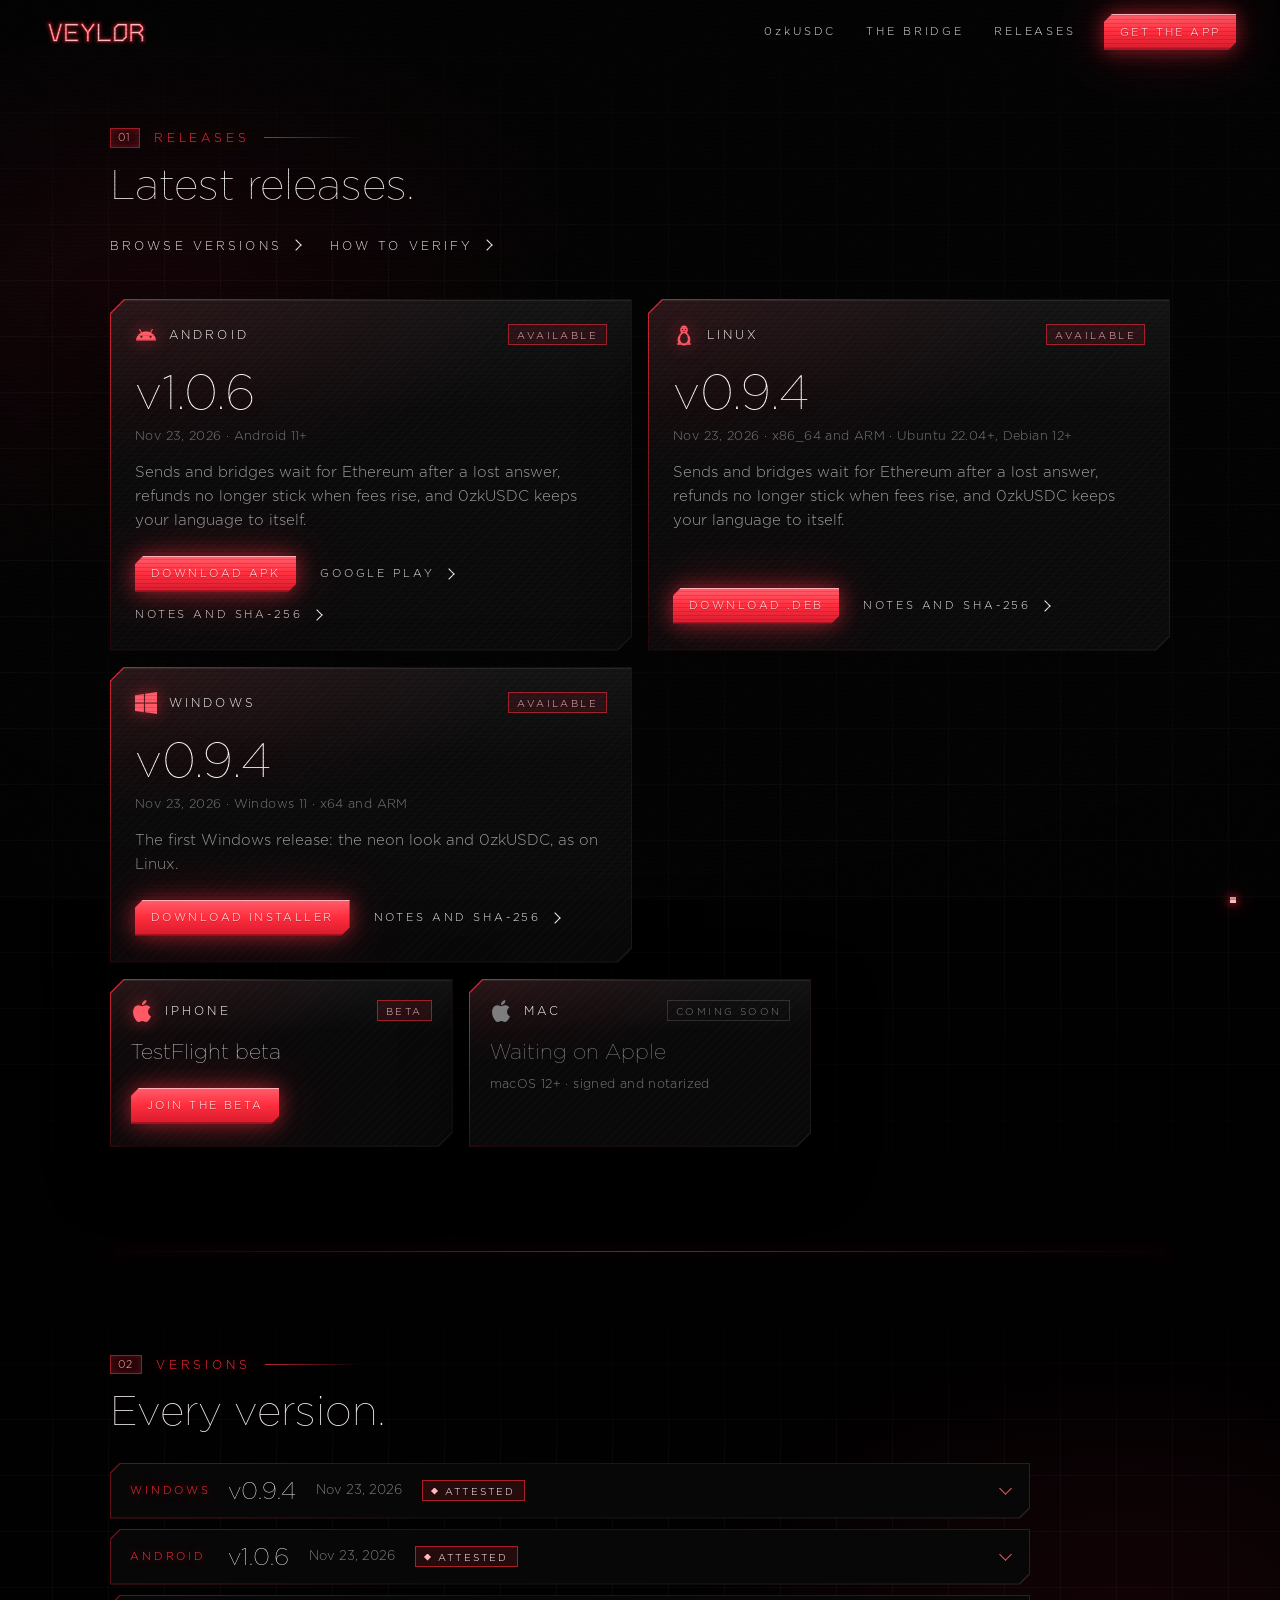
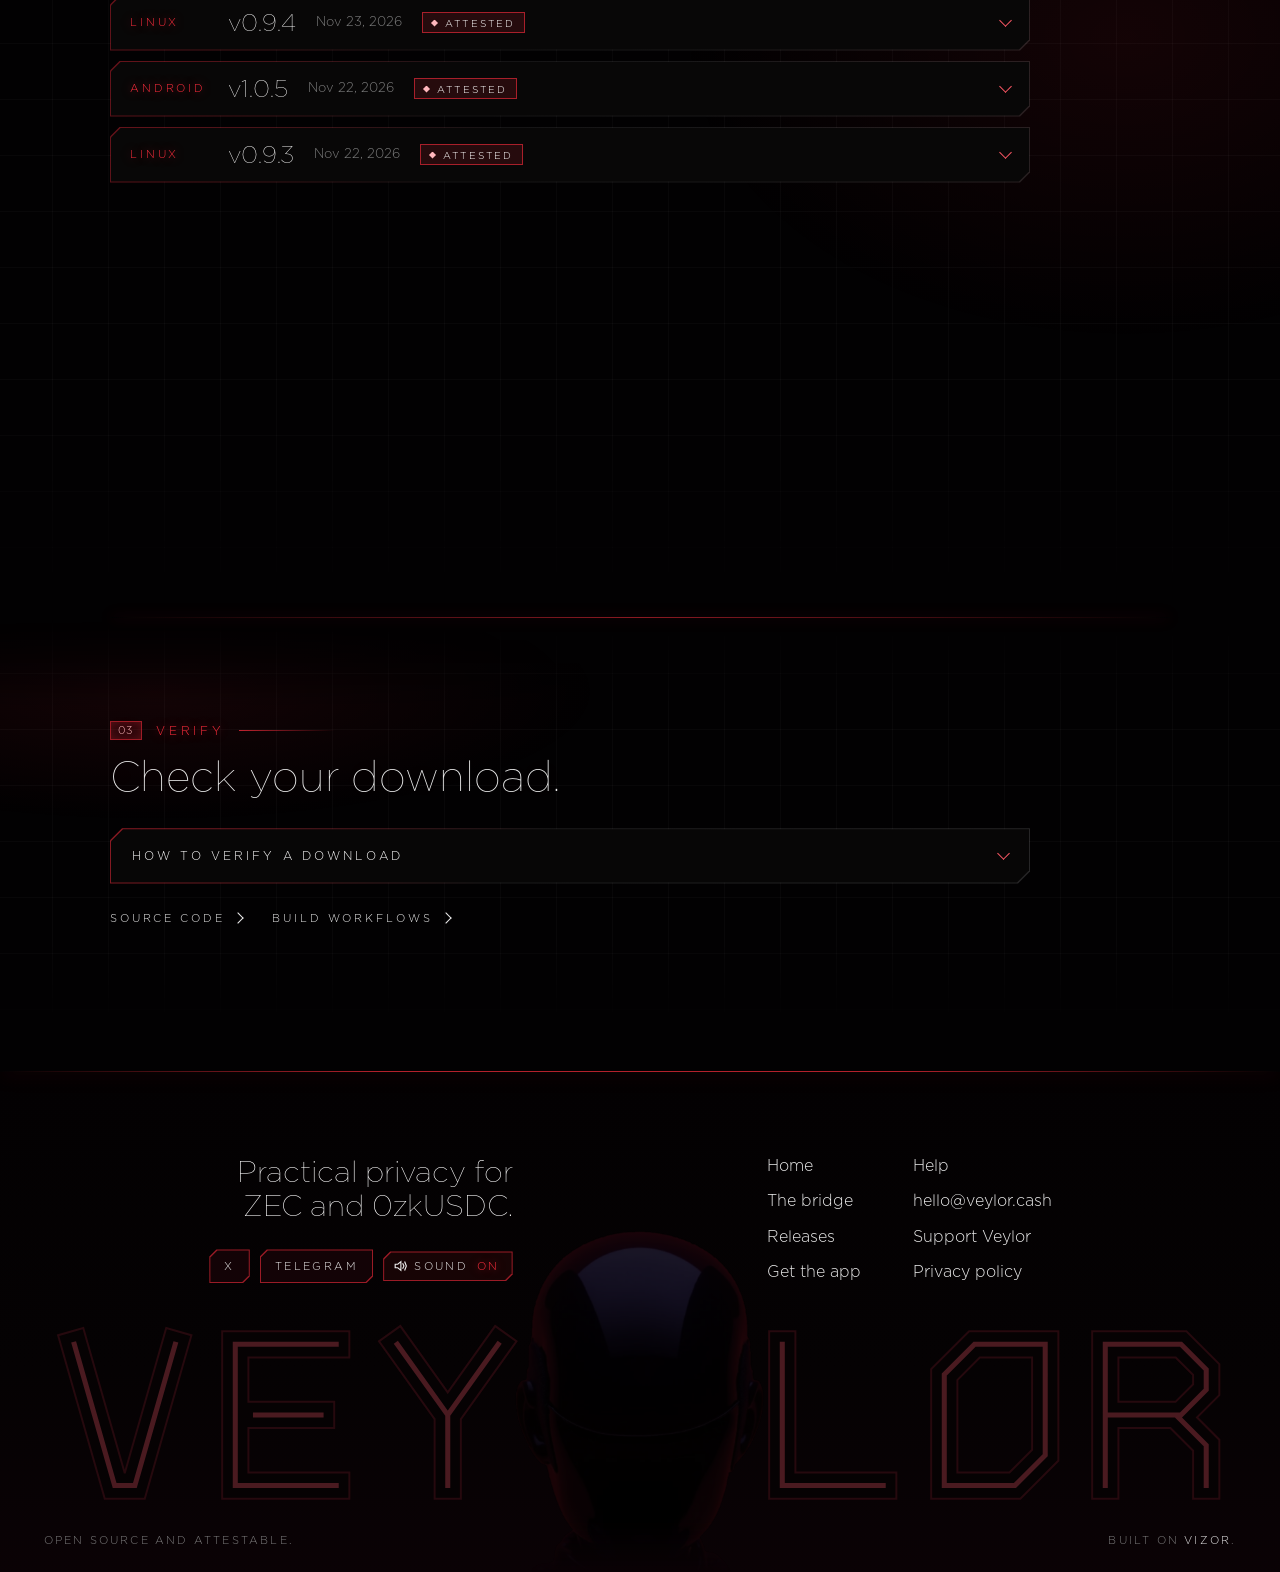
<file: releases/index.html>
<!doctype html>
<!-- Generated by tools/build-releases.py from GitHub's releases (2026-11-24). Edit tools/releases.json and run it again rather than editing this file. -->
<html lang="en">
<head>
<meta charset="utf-8">
<meta name="viewport" content="width=device-width, initial-scale=1, viewport-fit=cover">
<title>Download Veylor: Zcash wallet for Android, Linux and Windows</title>
<meta name="description" content="Download Veylor, a self-custodial Zcash wallet, for Android, Linux and Windows. Every file, APK included, has its SHA-256 and GitHub's signed build record.">
<meta name="robots" content="max-image-preview:large">
<link rel="canonical" href="https://veylor.cash/releases/">
<meta name="theme-color" content="#000000">
<meta property="og:type" content="website">
<meta property="og:site_name" content="Veylor">
<meta property="og:title" content="Download Veylor for Android, Linux and Windows">
<meta property="og:description" content="Download Veylor, a self-custodial Zcash wallet, for Android, Linux and Windows. Every file, APK included, has its SHA-256 and GitHub's signed build record.">
<meta property="og:url" content="https://veylor.cash/releases/">
<meta property="og:image" content="https://veylor.cash/art/og.png">
<meta property="og:image:width" content="1200">
<meta property="og:image:height" content="630">
<meta property="og:image:alt" content="Veylor's neon sign, under the words: The self-custodial wallet for shielded ZEC and 0zkUSDC.">
<meta name="twitter:card" content="summary_large_image">
<meta name="twitter:site" content="@veylorwallet">
<meta name="twitter:image" content="https://veylor.cash/art/og.png">
<meta name="twitter:image:alt" content="Veylor's neon sign, under the words: The self-custodial wallet for shielded ZEC and 0zkUSDC.">
<link rel="icon" type="image/png" sizes="256x256" href="/icon.png">
<link rel="apple-touch-icon" href="/icon.png">
<link rel="manifest" href="/site.webmanifest">
<meta name="apple-mobile-web-app-title" content="Veylor">
<link rel="preload" href="/fonts/gotham-light.woff2" as="font" type="font/woff2" crossorigin>
<link rel="preload" href="/fonts/gotham-thin.woff2" as="font" type="font/woff2" crossorigin>
<link rel="stylesheet" href="/site.css">
<script>document.documentElement.classList.add('js')</script>
<script src="/site.js" defer></script>
<script type="application/ld+json">{"@context":"https://schema.org","@type":"BreadcrumbList","itemListElement":[{"@type":"ListItem","position":1,"name":"Home","item":"https://veylor.cash/"},{"@type":"ListItem","position":2,"name":"Releases","item":"https://veylor.cash/releases/"}]}</script>
</head>
<body>
<div class="topbar">
  <a class="tb-mark" href="/" aria-label="Veylor home"><svg class="wordmark lit" viewBox="-5 -5 92.5 24" aria-hidden="true"><g fill="none" stroke-linecap="square" stroke-linejoin="miter"><use href="#vw" class="halo" filter="url(#vw-halo)"/><use href="#vw" class="glow" filter="url(#vw-glow)"/><use href="#vw" class="core"/></g></svg></a>
  <nav class="tb-links" aria-label="Main">
    <a class="tk" href="/#paid">0zkUSDC</a>
    <a href="/how-it-works/">The bridge</a>
    <a href="/releases/">Releases</a>
  </nav>
  <div class="tb-end">
    <span class="btn-glow"><a class="btn btn-sm" href="/#beta">Get the app</a></span>
  </div>
</div>

<div class="sync" aria-hidden="true"><div class="sync-line"></div><div class="sync-head"><span class="sync-readout">SYNC 0%</span></div></div>

<main>
  <svg class="defs" width="0" height="0" aria-hidden="true" focusable="false"><defs>
          <path id="vw" d="M0 0L4 14L6 14L10 0M24.5 0L14.5 0L14.5 14L24.5 14M17.1 7L23 7M29 0L34 7L39 0M34 7L34 14M43.5 0L43.5 14L53.5 14M61 0L68 0L68 11L65 14L58 14L58 3ZM72.5 14L72.5 0L80 0L82.5 2.5L82.5 4.5L80 7L72.5 7M79 7L82.5 10.5L82.5 14"/>
          <filter id="vw-halo" x="-20%" y="-90%" width="140%" height="280%"><feGaussianBlur stdDeviation="1.6"/></filter>
          <filter id="vw-glow" x="-10%" y="-40%" width="120%" height="180%"><feGaussianBlur stdDeviation="0.45"/></filter>
        </defs></svg>

  <section class="section first rel" id="latest" aria-labelledby="latest-title">
    <p class="hud sec">Releases</p>
    <h1 class="title" id="latest-title">Latest releases.</h1>
    <div class="rel-jump reveal"><a class="link-hud" href="#versions">Browse versions</a><a class="link-hud" href="#verify">How to verify</a></div>
    <div class="cards rel-grid main">
      <article class="card rel-card reveal" id="android" aria-labelledby="android-name"><div class="card-in">
        <div class="rel-head"><svg viewBox="0 0 24 24" aria-hidden="true" focusable="false"><path d="M17.6 9.48l1.84-3.18c.16-.31.04-.69-.26-.85a.637.637 0 0 0-.83.22l-1.88 3.24a11.463 11.463 0 0 0-8.94 0L5.65 5.67a.643.643 0 0 0-.87-.2c-.28.18-.37.54-.22.83L6.4 9.48A10.78 10.78 0 0 0 1 18h22a10.78 10.78 0 0 0-5.4-8.52zM7 15.25a1.25 1.25 0 1 1 0-2.5 1.25 1.25 0 0 1 0 2.5zm10 0a1.25 1.25 0 1 1 0-2.5 1.25 1.25 0 0 1 0 2.5z"/></svg><h3 id="android-name">Android</h3><span class="rel-status">Available</span></div>
        <div class="rel-version">v1.0.6</div>
        <div class="rel-meta">Nov 23, 2026 · Android 11+</div>
        <p class="rel-summary">Sends and bridges wait for Ethereum after a lost answer, refunds no longer stick when fees rise, and 0zkUSDC keeps your language to itself.</p>
        <div class="rel-actions"><span class="btn-glow"><a class="btn btn-sm" href="https://github.com/ChinmayGopal931/vizor-fork/releases/download/veylor-android/v1.0.6/veylor-1.0.6-14.apk">Download APK</a></span><a class="link-hud" href="https://play.google.com/store/apps/details?id=com.veylor.app">Google Play</a><a class="link-hud" href="#v-android-1.0.6">Notes and SHA-256</a></div>
      </div></article>
      <article class="card rel-card reveal" id="linux" aria-labelledby="linux-name"><div class="card-in">
        <div class="rel-head"><svg viewBox="0 0 24 24" aria-hidden="true" focusable="false"><path fill-rule="evenodd" d="M12 1.5c-2.6 0-4.2 2.1-4.2 4.9 0 1.4.4 2.4.9 3.4-1.9 1.7-3.7 4.4-3.7 7.4 0 1.2.3 2.2.9 3l-1.4 1.2c-.4.4-.1 1.1.5 1.1h3.9c.9.6 2 .9 3.1.9s2.2-.3 3.1-.9h3.9c.6 0 .9-.7.5-1.1l-1.4-1.2c.6-.8.9-1.8.9-3 0-3-1.8-5.7-3.7-7.4.5-1 .9-2 .9-3.4 0-2.8-1.6-4.9-4.2-4.9zm-1.6 3.6a.9.9 0 1 1 0 1.8.9.9 0 0 1 0-1.8zm3.2 0a.9.9 0 1 1 0 1.8.9.9 0 0 1 0-1.8zM10.9 7.6h2.2L12 9zM12 10.2c2.3 0 4.2 2.9 4.2 6.2s-1.9 4.6-4.2 4.6-4.2-1.3-4.2-4.6 1.9-6.2 4.2-6.2z"/></svg><h3 id="linux-name">Linux</h3><span class="rel-status">Available</span></div>
        <div class="rel-version">v0.9.4</div>
        <div class="rel-meta">Nov 23, 2026 · x86_64 and ARM · Ubuntu 22.04+, Debian 12+</div>
        <p class="rel-summary">Sends and bridges wait for Ethereum after a lost answer, refunds no longer stick when fees rise, and 0zkUSDC keeps your language to itself.</p>
        <div class="rel-actions"><span class="btn-glow"><a class="btn btn-sm" href="https://github.com/ChinmayGopal931/vizor-fork/releases/download/veylor-linux/v0.9.4/veylor_0.9.4_amd64.deb">Download .deb</a></span><a class="link-hud" href="#v-linux-0.9.4">Notes and SHA-256</a></div>
      </div></article>
      <article class="card rel-card reveal" id="windows" aria-labelledby="windows-name"><div class="card-in">
        <div class="rel-head"><svg viewBox="0 0 24 24" aria-hidden="true" focusable="false"><path d="M0 3.449L9.75 2.1v9.451H0m10.949-9.602L24 0v11.4H10.949M0 12.6h9.75v9.451L0 20.699M10.949 12.6H24V24l-12.9-1.801"/></svg><h3 id="windows-name">Windows</h3><span class="rel-status">Available</span></div>
        <div class="rel-version">v0.9.4</div>
        <div class="rel-meta">Nov 23, 2026 · Windows 11 · x64 and ARM</div>
        <p class="rel-summary">The first Windows release: the neon look and 0zkUSDC, as on Linux.</p>
        <div class="rel-actions"><span class="btn-glow"><a class="btn btn-sm" href="https://github.com/ChinmayGopal931/vizor-fork/releases/download/veylor-windows/v0.9.4/Veylor-windows-x64-Setup.exe">Download installer</a></span><a class="link-hud" href="#v-windows-0.9.4">Notes and SHA-256</a></div>
      </div></article>
    </div>
    <div class="cards rel-grid more">
      <article class="card rel-card reveal" id="iphone" aria-labelledby="iphone-name"><div class="card-in">
        <div class="rel-head"><svg viewBox="0 0 24 24" aria-hidden="true" focusable="false"><path d="M12.152 6.896c-.948 0-2.415-1.078-3.96-1.04-2.04.027-3.91 1.183-4.961 3.014-2.117 3.675-.546 9.103 1.519 12.09 1.013 1.454 2.208 3.09 3.792 3.039 1.52-.065 2.09-.987 3.935-.987 1.831 0 2.35.987 3.96.948 1.637-.026 2.676-1.48 3.676-2.948 1.156-1.688 1.636-3.325 1.662-3.415-.039-.013-3.182-1.221-3.22-4.857-.026-3.04 2.48-4.494 2.597-4.559-1.429-2.09-3.623-2.324-4.39-2.376-2-.156-3.675 1.09-4.61 1.09zM15.53 3.83c.843-1.012 1.4-2.427 1.245-3.83-1.207.052-2.662.805-3.532 1.818-.78.896-1.454 2.338-1.273 3.714 1.338.104 2.715-.688 3.559-1.701"/></svg><h3 id="iphone-name">iPhone</h3><span class="rel-status">Beta</span></div>
        <div class="rel-version quiet">TestFlight beta</div>
        
        
        <div class="rel-actions"><span class="btn-glow"><a class="btn btn-sm" href="https://testflight.apple.com/join/D9gw2Kwm">Join the beta</a></span></div>
      </div></article>
      <article class="card rel-card reveal soon" id="mac" aria-labelledby="mac-name"><div class="card-in">
        <div class="rel-head"><svg viewBox="0 0 24 24" aria-hidden="true" focusable="false"><path d="M12.152 6.896c-.948 0-2.415-1.078-3.96-1.04-2.04.027-3.91 1.183-4.961 3.014-2.117 3.675-.546 9.103 1.519 12.09 1.013 1.454 2.208 3.09 3.792 3.039 1.52-.065 2.09-.987 3.935-.987 1.831 0 2.35.987 3.96.948 1.637-.026 2.676-1.48 3.676-2.948 1.156-1.688 1.636-3.325 1.662-3.415-.039-.013-3.182-1.221-3.22-4.857-.026-3.04 2.48-4.494 2.597-4.559-1.429-2.09-3.623-2.324-4.39-2.376-2-.156-3.675 1.09-4.61 1.09zM15.53 3.83c.843-1.012 1.4-2.427 1.245-3.83-1.207.052-2.662.805-3.532 1.818-.78.896-1.454 2.338-1.273 3.714 1.338.104 2.715-.688 3.559-1.701"/></svg><h3 id="mac-name">Mac</h3><span class="rel-status dim">Coming soon</span></div>
        <div class="rel-version quiet">Waiting on Apple</div>
        <div class="rel-meta">macOS 12+ · signed and notarized</div>
        
        
      </div></article>
    </div>
  </section>

  <section class="section rel" id="versions" aria-labelledby="versions-title">
    <p class="hud sec">Versions</p>
    <h2 class="title" id="versions-title">Every version.</h2>
    <div class="versions">
      <div class="ver plate reveal"><details id="v-windows-0.9.4">
        <summary><span class="ver-plat">Windows</span><span class="ver-num">v0.9.4</span><span class="ver-date">Nov 23, 2026</span><span class="badge ok">Attested</span></summary>
        <div class="ver-body">
          <ul class="files">
            <li class="file">
              <div class="file-top"><a class="file-name" href="https://github.com/ChinmayGopal931/vizor-fork/releases/download/veylor-windows/v0.9.4/Veylor-windows-x64-Setup.exe">Veylor-windows-x64-Setup.exe</a><span class="file-label">Windows · x64</span><span class="file-size">94.5 MB</span><a class="badge ok" href="https://github.com/ChinmayGopal931/vizor-fork/actions/runs/45108678454" title="The GitHub Actions run that built it">Attested</a></div>
              <div class="hash"><code class="hash-v">6265089d54a3be1af9572c304d1f32993ae4f65f997cab47f7ca1509af611b27</code><button class="copy" type="button" data-copy="6265089d54a3be1af9572c304d1f32993ae4f65f997cab47f7ca1509af611b27" aria-label="Copy the SHA-256 of Veylor-windows-x64-Setup.exe" hidden>Copy</button></div>
            </li>
            <li class="file">
              <div class="file-top"><a class="file-name" href="https://github.com/ChinmayGopal931/vizor-fork/releases/download/veylor-windows/v0.9.4/Veylor-windows-arm64-Setup.exe">Veylor-windows-arm64-Setup.exe</a><span class="file-label">Windows · ARM</span><span class="file-size">92.5 MB</span><a class="badge ok" href="https://github.com/ChinmayGopal931/vizor-fork/actions/runs/45108678454" title="The GitHub Actions run that built it">Attested</a></div>
              <div class="hash"><code class="hash-v">aaaa5758f6f2cabcf8a4c0acd72bf5aa9457b014a52a8b1c8042c32c8e7ca0e0</code><button class="copy" type="button" data-copy="aaaa5758f6f2cabcf8a4c0acd72bf5aa9457b014a52a8b1c8042c32c8e7ca0e0" aria-label="Copy the SHA-256 of Veylor-windows-arm64-Setup.exe" hidden>Copy</button></div>
            </li>
            <li class="file">
              <div class="file-top"><a class="file-name" href="https://github.com/ChinmayGopal931/vizor-fork/releases/download/veylor-windows/v0.9.4/SHA256SUMS">SHA256SUMS</a><span class="file-label">Every SHA-256 above</span><span class="file-size">192 bytes</span></div>
              <div class="hash"><code class="hash-v">31db99d1f58691a7e84faf0318c834f8062c4ad479ad8eedff2730d2ec9185a1</code><button class="copy" type="button" data-copy="31db99d1f58691a7e84faf0318c834f8062c4ad479ad8eedff2730d2ec9185a1" aria-label="Copy the SHA-256 of SHA256SUMS" hidden>Copy</button></div>
            </li>
          </ul>
          <div class="notes">
<ul><li>0zkUSDC: hold USDC privately on Railgun, beside your shielded ZEC.</li><li>Bridge shielded ZEC to 0zkUSDC and back. Before you confirm, a bridge shows its fees, including any fee the market maker asks to open it, which isn&#x27;t refunded. Veylor pays that fee only once your wallet has finished syncing. If a bridge can&#x27;t complete, Veylor refunds it.</li><li>Send 0zkUSDC to a 0zk address, or withdraw it to an Ethereum address.</li><li>Receive 0zkUSDC at your 0zk address, or receive USDC on Ethereum at your deposit address. Veylor shields deposits while it&#x27;s open and unlocked.</li><li>0zkUSDC payments and bridges appear in Home&#x27;s recent activity and in Activity.</li><li>If an answer gets lost on the way, Veylor keeps a 0zkUSDC send or bridge until Ethereum shows what happened, instead of calling it failed while it could still go through. Your next payment waits for a send it keeps.</li><li>0zkUSDC doesn&#x27;t tell the servers it talks to your computer&#x27;s language.</li><li>A new look: true black and neon red, with your balance as a lit sign and sync progress as a line of light.</li></ul>
          </div>
          <p class="ver-links"><a class="link-hud" href="https://github.com/ChinmayGopal931/vizor-fork/releases/tag/veylor-windows/v0.9.4">Full notes</a><a class="link-hud" href="https://github.com/ChinmayGopal931/vizor-fork/commit/c5088f45abbbc99059166d1de4be8ff9b5f50384">Commit c5088f45a</a></p>
        </div>
      </details></div>
      <div class="ver plate reveal"><details id="v-android-1.0.6">
        <summary><span class="ver-plat">Android</span><span class="ver-num">v1.0.6</span><span class="ver-date">Nov 23, 2026</span><span class="badge ok">Attested</span></summary>
        <div class="ver-body">
          <ul class="files">
            <li class="file">
              <div class="file-top"><a class="file-name" href="https://github.com/ChinmayGopal931/vizor-fork/releases/download/veylor-android/v1.0.6/veylor-1.0.6-14.apk">veylor-1.0.6-14.apk</a><span class="file-label">Install this one</span><span class="file-size">284.5 MB</span><span class="badge">Signed by Veylor</span></div>
              <div class="hash"><code class="hash-v">8a39188e3006cbb07174a43120c08bc0b9e08b3e125373407b5ead9b7a50e3c2</code><button class="copy" type="button" data-copy="8a39188e3006cbb07174a43120c08bc0b9e08b3e125373407b5ead9b7a50e3c2" aria-label="Copy the SHA-256 of veylor-1.0.6-14.apk" hidden>Copy</button></div>
            </li>
            <li class="file">
              <div class="file-top"><a class="file-name" href="https://github.com/ChinmayGopal931/vizor-fork/releases/download/veylor-android/v1.0.6/veylor-1.0.6-14-unsigned.apk">veylor-1.0.6-14-unsigned.apk</a><span class="file-label">The attested build, unsigned · for checking</span><span class="file-size">284.5 MB</span><a class="badge ok" href="https://github.com/ChinmayGopal931/vizor-fork/actions/runs/45102787431" title="The GitHub Actions run that built it">Attested</a></div>
              <div class="hash"><code class="hash-v">99099683158c5487d4bf327bdcf079740d52a14b414bb1f0301d09a06dbfcfe4</code><button class="copy" type="button" data-copy="99099683158c5487d4bf327bdcf079740d52a14b414bb1f0301d09a06dbfcfe4" aria-label="Copy the SHA-256 of veylor-1.0.6-14-unsigned.apk" hidden>Copy</button></div>
            </li>
            <li class="file">
              <div class="file-top"><a class="file-name" href="https://github.com/ChinmayGopal931/vizor-fork/releases/download/veylor-android/v1.0.6/SHA256SUMS">SHA256SUMS</a><span class="file-label">Every SHA-256 above</span><span class="file-size">181 bytes</span></div>
              <div class="hash"><code class="hash-v">6144eb476f187f0e62b07a0fcc255ec66f10f02aad80f0aa8f28d35900a20062</code><button class="copy" type="button" data-copy="6144eb476f187f0e62b07a0fcc255ec66f10f02aad80f0aa8f28d35900a20062" aria-label="Copy the SHA-256 of SHA256SUMS" hidden>Copy</button></div>
            </li>
          </ul>
          <div class="notes">
<p>Veylor for Android, on Google Play and as a direct download: the APK is built by GitHub from Veylor&#x27;s public code, so that anyone can build it again and get the same file, and signed by Veylor. This release makes 0zkUSDC&#x27;s sends and bridges hold up better when an answer gets lost, and keeps more about your phone private.</p>
          </div>
          <p class="ver-links"><a class="link-hud" href="https://github.com/ChinmayGopal931/vizor-fork/releases/tag/veylor-android/v1.0.6">Full notes</a><a class="link-hud" href="https://github.com/ChinmayGopal931/vizor-fork/commit/a7d212d44da49735643ba3b9fc1200854e05fdec">Commit a7d212d44</a></p>
        </div>
      </details></div>
      <div class="ver plate reveal"><details id="v-linux-0.9.4">
        <summary><span class="ver-plat">Linux</span><span class="ver-num">v0.9.4</span><span class="ver-date">Nov 23, 2026</span><span class="badge ok">Attested</span></summary>
        <div class="ver-body">
          <ul class="files">
            <li class="file">
              <div class="file-top"><a class="file-name" href="https://github.com/ChinmayGopal931/vizor-fork/releases/download/veylor-linux/v0.9.4/veylor_0.9.4_amd64.deb">veylor_0.9.4_amd64.deb</a><span class="file-label">Ubuntu, Debian · x86_64</span><span class="file-size">68.5 MB</span><a class="badge ok" href="https://github.com/ChinmayGopal931/vizor-fork/actions/runs/45102783525" title="The GitHub Actions run that built it">Attested</a></div>
              <div class="hash"><code class="hash-v">008d6bd8bf757e792a4690b88e83ff4d176c72386ace6f0f81d4b51a2b90d1b3</code><button class="copy" type="button" data-copy="008d6bd8bf757e792a4690b88e83ff4d176c72386ace6f0f81d4b51a2b90d1b3" aria-label="Copy the SHA-256 of veylor_0.9.4_amd64.deb" hidden>Copy</button></div>
            </li>
            <li class="file">
              <div class="file-top"><a class="file-name" href="https://github.com/ChinmayGopal931/vizor-fork/releases/download/veylor-linux/v0.9.4/veylor_0.9.4_arm64.deb">veylor_0.9.4_arm64.deb</a><span class="file-label">Ubuntu, Debian · ARM</span><span class="file-size">66.6 MB</span><a class="badge ok" href="https://github.com/ChinmayGopal931/vizor-fork/actions/runs/45102783525" title="The GitHub Actions run that built it">Attested</a></div>
              <div class="hash"><code class="hash-v">b5607131d524af6fb308a890525faa296397d8b6ac95ef944c7fed485a7ff33d</code><button class="copy" type="button" data-copy="b5607131d524af6fb308a890525faa296397d8b6ac95ef944c7fed485a7ff33d" aria-label="Copy the SHA-256 of veylor_0.9.4_arm64.deb" hidden>Copy</button></div>
            </li>
            <li class="file">
              <div class="file-top"><a class="file-name" href="https://github.com/ChinmayGopal931/vizor-fork/releases/download/veylor-linux/v0.9.4/Veylor-linux-x86_64.AppImage">Veylor-linux-x86_64.AppImage</a><span class="file-label">Other distributions · x86_64</span><span class="file-size">83.9 MB</span><a class="badge ok" href="https://github.com/ChinmayGopal931/vizor-fork/actions/runs/45102783525" title="The GitHub Actions run that built it">Attested</a></div>
              <div class="hash"><code class="hash-v">bab9240bc93e3ad52f9b901c4c7cc4d196d01a57c8d903162a04fc6e5ff204ef</code><button class="copy" type="button" data-copy="bab9240bc93e3ad52f9b901c4c7cc4d196d01a57c8d903162a04fc6e5ff204ef" aria-label="Copy the SHA-256 of Veylor-linux-x86_64.AppImage" hidden>Copy</button></div>
            </li>
            <li class="file">
              <div class="file-top"><a class="file-name" href="https://github.com/ChinmayGopal931/vizor-fork/releases/download/veylor-linux/v0.9.4/Veylor-linux-aarch64.AppImage">Veylor-linux-aarch64.AppImage</a><span class="file-label">Other distributions · ARM</span><span class="file-size">85.1 MB</span><a class="badge ok" href="https://github.com/ChinmayGopal931/vizor-fork/actions/runs/45102783525" title="The GitHub Actions run that built it">Attested</a></div>
              <div class="hash"><code class="hash-v">c3e65f3adba4082a79edd92d24b4fcb0d1ef4da8d68a9981c49c5f7af58f86c2</code><button class="copy" type="button" data-copy="c3e65f3adba4082a79edd92d24b4fcb0d1ef4da8d68a9981c49c5f7af58f86c2" aria-label="Copy the SHA-256 of Veylor-linux-aarch64.AppImage" hidden>Copy</button></div>
            </li>
            <li class="file">
              <div class="file-top"><a class="file-name" href="https://github.com/ChinmayGopal931/vizor-fork/releases/download/veylor-linux/v0.9.4/SHA256SUMS">SHA256SUMS</a><span class="file-label">Every SHA-256 above</span><span class="file-size">369 bytes</span></div>
              <div class="hash"><code class="hash-v">ea952f8982e9a9e92deab13c55310425bb5dbef3bba0efc16326b136218d1698</code><button class="copy" type="button" data-copy="ea952f8982e9a9e92deab13c55310425bb5dbef3bba0efc16326b136218d1698" aria-label="Copy the SHA-256 of SHA256SUMS" hidden>Copy</button></div>
            </li>
          </ul>
          <div class="notes">
<p>Veylor for Linux, in beta: a private Zcash wallet, a fork of Vizor, with a new neon look and 0zkUSDC, a private USDC balance you can bridge to and from shielded ZEC. Every file is built and published by GitHub Actions from the release&#x27;s commit, with a signed record of that build. This release makes 0zkUSDC&#x27;s sends and bridges hold up better when an answer gets lost.</p>
          </div>
          <p class="ver-links"><a class="link-hud" href="https://github.com/ChinmayGopal931/vizor-fork/releases/tag/veylor-linux/v0.9.4">Full notes</a><a class="link-hud" href="https://github.com/ChinmayGopal931/vizor-fork/commit/a7d212d44da49735643ba3b9fc1200854e05fdec">Commit a7d212d44</a></p>
        </div>
      </details></div>
      <div class="ver plate reveal"><details id="v-android-1.0.5">
        <summary><span class="ver-plat">Android</span><span class="ver-num">v1.0.5</span><span class="ver-date">Nov 22, 2026</span><span class="badge ok">Attested</span></summary>
        <div class="ver-body">
          <ul class="files">
            <li class="file">
              <div class="file-top"><a class="file-name" href="https://github.com/ChinmayGopal931/vizor-fork/releases/download/veylor-android/v1.0.5/veylor-1.0.5-12.apk">veylor-1.0.5-12.apk</a><span class="file-label">Install this one</span><span class="file-size">284.6 MB</span><span class="badge">Signed by Veylor</span></div>
              <div class="hash"><code class="hash-v">9cd95bafab29766577b5c106ef9eb87bb8622d8c21ae5648702cadaf42f60a41</code><button class="copy" type="button" data-copy="9cd95bafab29766577b5c106ef9eb87bb8622d8c21ae5648702cadaf42f60a41" aria-label="Copy the SHA-256 of veylor-1.0.5-12.apk" hidden>Copy</button></div>
            </li>
            <li class="file">
              <div class="file-top"><a class="file-name" href="https://github.com/ChinmayGopal931/vizor-fork/releases/download/veylor-android/v1.0.5/veylor-1.0.5-12-unsigned.apk">veylor-1.0.5-12-unsigned.apk</a><span class="file-label">The attested build, unsigned · for checking</span><span class="file-size">284.6 MB</span><a class="badge ok" href="https://github.com/ChinmayGopal931/vizor-fork/actions/runs/45051540260" title="The GitHub Actions run that built it">Attested</a></div>
              <div class="hash"><code class="hash-v">16db0cd85cde624003296b79ca4536fcd8be9723c7e57b95e4d6dc13f37361f2</code><button class="copy" type="button" data-copy="16db0cd85cde624003296b79ca4536fcd8be9723c7e57b95e4d6dc13f37361f2" aria-label="Copy the SHA-256 of veylor-1.0.5-12-unsigned.apk" hidden>Copy</button></div>
            </li>
            <li class="file">
              <div class="file-top"><a class="file-name" href="https://github.com/ChinmayGopal931/vizor-fork/releases/download/veylor-android/v1.0.5/SHA256SUMS">SHA256SUMS</a><span class="file-label">Every SHA-256 above</span><span class="file-size">181 bytes</span></div>
              <div class="hash"><code class="hash-v">e3e2bbb0d685388ba69ac7fd8ff15ac705008ddcd6683a897eb4dbf3bd109658</code><button class="copy" type="button" data-copy="e3e2bbb0d685388ba69ac7fd8ff15ac705008ddcd6683a897eb4dbf3bd109658" aria-label="Copy the SHA-256 of SHA256SUMS" hidden>Copy</button></div>
            </li>
          </ul>
          <div class="notes">
<ul><li>Veylor pays a market maker&#x27;s fee only once your wallet has finished syncing, so the bridge can always follow it.</li><li>A bridge that paid a market maker&#x27;s fee always says so, including when it was refunded or the fee confirmed after the bridge ended.</li><li>An expired quote that asks a fee is replaced once, then waits for you to ask for another.</li></ul>
          </div>
          <p class="ver-links"><a class="link-hud" href="https://github.com/ChinmayGopal931/vizor-fork/releases/tag/veylor-android/v1.0.5">Full notes</a><a class="link-hud" href="https://github.com/ChinmayGopal931/vizor-fork/commit/a9c437ff8d0637b2d090d2e2aa2bb19ea9261c13">Commit a9c437ff8</a></p>
        </div>
      </details></div>
      <div class="ver plate reveal"><details id="v-linux-0.9.3">
        <summary><span class="ver-plat">Linux</span><span class="ver-num">v0.9.3</span><span class="ver-date">Nov 22, 2026</span><span class="badge ok">Attested</span></summary>
        <div class="ver-body">
          <ul class="files">
            <li class="file">
              <div class="file-top"><a class="file-name" href="https://github.com/ChinmayGopal931/vizor-fork/releases/download/veylor-linux/v0.9.3/veylor_0.9.3_amd64.deb">veylor_0.9.3_amd64.deb</a><span class="file-label">Ubuntu, Debian · x86_64</span><span class="file-size">68.5 MB</span><a class="badge ok" href="https://github.com/ChinmayGopal931/vizor-fork/actions/runs/45051656095" title="The GitHub Actions run that built it">Attested</a></div>
              <div class="hash"><code class="hash-v">6af5149d6db614326ae7bfba76fd0e79aed557f121a39181aabe34e110834e43</code><button class="copy" type="button" data-copy="6af5149d6db614326ae7bfba76fd0e79aed557f121a39181aabe34e110834e43" aria-label="Copy the SHA-256 of veylor_0.9.3_amd64.deb" hidden>Copy</button></div>
            </li>
            <li class="file">
              <div class="file-top"><a class="file-name" href="https://github.com/ChinmayGopal931/vizor-fork/releases/download/veylor-linux/v0.9.3/veylor_0.9.3_arm64.deb">veylor_0.9.3_arm64.deb</a><span class="file-label">Ubuntu, Debian · ARM</span><span class="file-size">66.6 MB</span><a class="badge ok" href="https://github.com/ChinmayGopal931/vizor-fork/actions/runs/45051656095" title="The GitHub Actions run that built it">Attested</a></div>
              <div class="hash"><code class="hash-v">e8044c721909088581e23a42e22b20ea9f6a602c15eb3d5c4515ef9c5eb9dc6c</code><button class="copy" type="button" data-copy="e8044c721909088581e23a42e22b20ea9f6a602c15eb3d5c4515ef9c5eb9dc6c" aria-label="Copy the SHA-256 of veylor_0.9.3_arm64.deb" hidden>Copy</button></div>
            </li>
            <li class="file">
              <div class="file-top"><a class="file-name" href="https://github.com/ChinmayGopal931/vizor-fork/releases/download/veylor-linux/v0.9.3/Veylor-linux-x86_64.AppImage">Veylor-linux-x86_64.AppImage</a><span class="file-label">Other distributions · x86_64</span><span class="file-size">83.9 MB</span><a class="badge ok" href="https://github.com/ChinmayGopal931/vizor-fork/actions/runs/45051656095" title="The GitHub Actions run that built it">Attested</a></div>
              <div class="hash"><code class="hash-v">787f92e5e6c9e252c97ad64488cd2cffd33dcaefd6d4505a109b31d8aef772fe</code><button class="copy" type="button" data-copy="787f92e5e6c9e252c97ad64488cd2cffd33dcaefd6d4505a109b31d8aef772fe" aria-label="Copy the SHA-256 of Veylor-linux-x86_64.AppImage" hidden>Copy</button></div>
            </li>
            <li class="file">
              <div class="file-top"><a class="file-name" href="https://github.com/ChinmayGopal931/vizor-fork/releases/download/veylor-linux/v0.9.3/Veylor-linux-aarch64.AppImage">Veylor-linux-aarch64.AppImage</a><span class="file-label">Other distributions · ARM</span><span class="file-size">85.1 MB</span><a class="badge ok" href="https://github.com/ChinmayGopal931/vizor-fork/actions/runs/45051656095" title="The GitHub Actions run that built it">Attested</a></div>
              <div class="hash"><code class="hash-v">126902184c8485177b137ba5f995c37b0c0e549ffe39555455f175812bfdefc9</code><button class="copy" type="button" data-copy="126902184c8485177b137ba5f995c37b0c0e549ffe39555455f175812bfdefc9" aria-label="Copy the SHA-256 of Veylor-linux-aarch64.AppImage" hidden>Copy</button></div>
            </li>
            <li class="file">
              <div class="file-top"><a class="file-name" href="https://github.com/ChinmayGopal931/vizor-fork/releases/download/veylor-linux/v0.9.3/SHA256SUMS">SHA256SUMS</a><span class="file-label">Every SHA-256 above</span><span class="file-size">369 bytes</span></div>
              <div class="hash"><code class="hash-v">b6905fddcac026548d438b089d87925ff7028de5455cd8b6cda1bbd9edd452bb</code><button class="copy" type="button" data-copy="b6905fddcac026548d438b089d87925ff7028de5455cd8b6cda1bbd9edd452bb" aria-label="Copy the SHA-256 of SHA256SUMS" hidden>Copy</button></div>
            </li>
          </ul>
          <div class="notes">
<ul><li>Veylor pays a market maker&#x27;s fee only once your wallet has finished syncing, so the bridge can always follow it.</li><li>A bridge that paid a market maker&#x27;s fee always says so, including when it was refunded or the fee confirmed after the bridge ended.</li><li>An expired quote that asks a fee is replaced once, then waits for you to ask for another.</li></ul>
          </div>
          <p class="ver-links"><a class="link-hud" href="https://github.com/ChinmayGopal931/vizor-fork/releases/tag/veylor-linux/v0.9.3">Full notes</a><a class="link-hud" href="https://github.com/ChinmayGopal931/vizor-fork/commit/42a129f20b3650f49a7e38019bada730e8a3048e">Commit 42a129f20</a></p>
        </div>
      </details></div>
      <div class="ver plate reveal"><details id="v-android-1.0.4">
        <summary><span class="ver-plat">Android</span><span class="ver-num">v1.0.4</span><span class="ver-date">Nov 22, 2026</span><span class="badge ok">Attested</span></summary>
        <div class="ver-body">
          <ul class="files">
            <li class="file">
              <div class="file-top"><a class="file-name" href="https://github.com/ChinmayGopal931/vizor-fork/releases/download/veylor-android/v1.0.4/veylor-1.0.4-11.apk">veylor-1.0.4-11.apk</a><span class="file-label">Install this one</span><span class="file-size">284.6 MB</span><span class="badge">Signed by Veylor</span></div>
              <div class="hash"><code class="hash-v">5cba84b3434f4797399eab60d4f72e820e6454a600b9cb843d7c17da56d19589</code><button class="copy" type="button" data-copy="5cba84b3434f4797399eab60d4f72e820e6454a600b9cb843d7c17da56d19589" aria-label="Copy the SHA-256 of veylor-1.0.4-11.apk" hidden>Copy</button></div>
            </li>
            <li class="file">
              <div class="file-top"><a class="file-name" href="https://github.com/ChinmayGopal931/vizor-fork/releases/download/veylor-android/v1.0.4/veylor-1.0.4-11-unsigned.apk">veylor-1.0.4-11-unsigned.apk</a><span class="file-label">The attested build, unsigned · for checking</span><span class="file-size">284.5 MB</span><a class="badge ok" href="https://github.com/ChinmayGopal931/vizor-fork/actions/runs/44989571627" title="The GitHub Actions run that built it">Attested</a></div>
              <div class="hash"><code class="hash-v">c888496c970e21dc8cdcb36f4556119f453a4ba812fda01ee1aad846ad874a11</code><button class="copy" type="button" data-copy="c888496c970e21dc8cdcb36f4556119f453a4ba812fda01ee1aad846ad874a11" aria-label="Copy the SHA-256 of veylor-1.0.4-11-unsigned.apk" hidden>Copy</button></div>
            </li>
            <li class="file">
              <div class="file-top"><a class="file-name" href="https://github.com/ChinmayGopal931/vizor-fork/releases/download/veylor-android/v1.0.4/SHA256SUMS">SHA256SUMS</a><span class="file-label">Every SHA-256 above</span><span class="file-size">181 bytes</span></div>
              <div class="hash"><code class="hash-v">666d3209f95f13885b6b61875a4d092cf9b50d9754d009a6458834559e6d25b6</code><button class="copy" type="button" data-copy="666d3209f95f13885b6b61875a4d092cf9b50d9754d009a6458834559e6d25b6" aria-label="Copy the SHA-256 of SHA256SUMS" hidden>Copy</button></div>
            </li>
          </ul>
          <div class="notes">
<ul><li>Bridges from ZEC to 0zkUSDC can carry a small market maker fee, shown on the review before you bridge. Veylor pays it first, and the bridge opens once it confirms. The fee isn&#x27;t refunded.</li><li>If the market maker&#x27;s answer to a bridge is lost on the way, Veylor follows the bridge from Ethereum instead of dropping it.</li><li>A bridge&#x27;s details show the network fee its deposit actually paid.</li></ul>
          </div>
          <p class="ver-links"><a class="link-hud" href="https://github.com/ChinmayGopal931/vizor-fork/releases/tag/veylor-android/v1.0.4">Full notes</a><a class="link-hud" href="https://github.com/ChinmayGopal931/vizor-fork/commit/fe886c8fcb3801093242b1aada0ef23f123c5d28">Commit fe886c8fc</a></p>
        </div>
      </details></div>
      <div class="ver plate reveal"><details id="v-linux-0.9.2">
        <summary><span class="ver-plat">Linux</span><span class="ver-num">v0.9.2</span><span class="ver-date">Nov 22, 2026</span><span class="badge ok">Attested</span></summary>
        <div class="ver-body">
          <ul class="files">
            <li class="file">
              <div class="file-top"><a class="file-name" href="https://github.com/ChinmayGopal931/vizor-fork/releases/download/veylor-linux/v0.9.2/veylor_0.9.2_amd64.deb">veylor_0.9.2_amd64.deb</a><span class="file-label">Ubuntu, Debian · x86_64</span><span class="file-size">68.5 MB</span><a class="badge ok" href="https://github.com/ChinmayGopal931/vizor-fork/actions/runs/44989713951" title="The GitHub Actions run that built it">Attested</a></div>
              <div class="hash"><code class="hash-v">6517372a8e7f522b9bc396cb18502da2ad7ec3b636708b5757ed417663ce4080</code><button class="copy" type="button" data-copy="6517372a8e7f522b9bc396cb18502da2ad7ec3b636708b5757ed417663ce4080" aria-label="Copy the SHA-256 of veylor_0.9.2_amd64.deb" hidden>Copy</button></div>
            </li>
            <li class="file">
              <div class="file-top"><a class="file-name" href="https://github.com/ChinmayGopal931/vizor-fork/releases/download/veylor-linux/v0.9.2/veylor_0.9.2_arm64.deb">veylor_0.9.2_arm64.deb</a><span class="file-label">Ubuntu, Debian · ARM</span><span class="file-size">66.6 MB</span><a class="badge ok" href="https://github.com/ChinmayGopal931/vizor-fork/actions/runs/44989713951" title="The GitHub Actions run that built it">Attested</a></div>
              <div class="hash"><code class="hash-v">c121352f482f03464b9c5079d7367b3c6b424fd0ac3e9627cd394208e3baa288</code><button class="copy" type="button" data-copy="c121352f482f03464b9c5079d7367b3c6b424fd0ac3e9627cd394208e3baa288" aria-label="Copy the SHA-256 of veylor_0.9.2_arm64.deb" hidden>Copy</button></div>
            </li>
            <li class="file">
              <div class="file-top"><a class="file-name" href="https://github.com/ChinmayGopal931/vizor-fork/releases/download/veylor-linux/v0.9.2/Veylor-linux-x86_64.AppImage">Veylor-linux-x86_64.AppImage</a><span class="file-label">Other distributions · x86_64</span><span class="file-size">83.9 MB</span><a class="badge ok" href="https://github.com/ChinmayGopal931/vizor-fork/actions/runs/44989713951" title="The GitHub Actions run that built it">Attested</a></div>
              <div class="hash"><code class="hash-v">3e0e78fe7ecbd6bb86c503236adcf8570a11534ff9495e8258465bb83ca5ee2b</code><button class="copy" type="button" data-copy="3e0e78fe7ecbd6bb86c503236adcf8570a11534ff9495e8258465bb83ca5ee2b" aria-label="Copy the SHA-256 of Veylor-linux-x86_64.AppImage" hidden>Copy</button></div>
            </li>
            <li class="file">
              <div class="file-top"><a class="file-name" href="https://github.com/ChinmayGopal931/vizor-fork/releases/download/veylor-linux/v0.9.2/Veylor-linux-aarch64.AppImage">Veylor-linux-aarch64.AppImage</a><span class="file-label">Other distributions · ARM</span><span class="file-size">85.1 MB</span><a class="badge ok" href="https://github.com/ChinmayGopal931/vizor-fork/actions/runs/44989713951" title="The GitHub Actions run that built it">Attested</a></div>
              <div class="hash"><code class="hash-v">0aa42c7d6d32d3934ffaa99b38dd68fe91563efdc21a371cc7ff170c6de7fdc0</code><button class="copy" type="button" data-copy="0aa42c7d6d32d3934ffaa99b38dd68fe91563efdc21a371cc7ff170c6de7fdc0" aria-label="Copy the SHA-256 of Veylor-linux-aarch64.AppImage" hidden>Copy</button></div>
            </li>
            <li class="file">
              <div class="file-top"><a class="file-name" href="https://github.com/ChinmayGopal931/vizor-fork/releases/download/veylor-linux/v0.9.2/SHA256SUMS">SHA256SUMS</a><span class="file-label">Every SHA-256 above</span><span class="file-size">369 bytes</span></div>
              <div class="hash"><code class="hash-v">3384194c77c5a7db3df21ac11c43a0827eb74f5c79428d2dd4fe8bad48d14c76</code><button class="copy" type="button" data-copy="3384194c77c5a7db3df21ac11c43a0827eb74f5c79428d2dd4fe8bad48d14c76" aria-label="Copy the SHA-256 of SHA256SUMS" hidden>Copy</button></div>
            </li>
          </ul>
          <div class="notes">
<ul><li>Bridges from ZEC to 0zkUSDC can carry a small market maker fee, shown on the review before you bridge. Veylor pays it first, and the bridge opens once it confirms. The fee isn&#x27;t refunded.</li><li>If the market maker&#x27;s answer to a bridge is lost on the way, Veylor follows the bridge from Ethereum instead of dropping it.</li><li>A bridge&#x27;s details show the network fee its deposit actually paid.</li></ul>
          </div>
          <p class="ver-links"><a class="link-hud" href="https://github.com/ChinmayGopal931/vizor-fork/releases/tag/veylor-linux/v0.9.2">Full notes</a><a class="link-hud" href="https://github.com/ChinmayGopal931/vizor-fork/commit/4060cbe2c758400d8fdec5f5e5a0c76e2e1ed0fc">Commit 4060cbe2c</a></p>
        </div>
      </details></div>
      <div class="ver plate reveal"><details id="v-android-1.0.3">
        <summary><span class="ver-plat">Android</span><span class="ver-num">v1.0.3</span><span class="ver-date">Nov 21, 2026</span><span class="badge ok">Attested</span></summary>
        <div class="ver-body">
          <ul class="files">
            <li class="file">
              <div class="file-top"><a class="file-name" href="https://github.com/ChinmayGopal931/vizor-fork/releases/download/veylor-android/v1.0.3/veylor-1.0.3-10.apk">veylor-1.0.3-10.apk</a><span class="file-label">Install this one</span><span class="file-size">285.5 MB</span><span class="badge">Signed by Veylor</span></div>
              <div class="hash"><code class="hash-v">7f582ce11ab531a2c67593e5ef7b1ed368cfe0c3027bfcdc614a995f934f417b</code><button class="copy" type="button" data-copy="7f582ce11ab531a2c67593e5ef7b1ed368cfe0c3027bfcdc614a995f934f417b" aria-label="Copy the SHA-256 of veylor-1.0.3-10.apk" hidden>Copy</button></div>
            </li>
            <li class="file">
              <div class="file-top"><a class="file-name" href="https://github.com/ChinmayGopal931/vizor-fork/releases/download/veylor-android/v1.0.3/veylor-1.0.3-10-unsigned.apk">veylor-1.0.3-10-unsigned.apk</a><span class="file-label">The attested build, unsigned · for checking</span><span class="file-size">285.5 MB</span><a class="badge ok" href="https://github.com/ChinmayGopal931/vizor-fork/actions/runs/44947094378" title="The GitHub Actions run that built it">Attested</a></div>
              <div class="hash"><code class="hash-v">fc86c1be3700c7d8b3524b91d8647379774e719ebffb25eda633a601458f2da3</code><button class="copy" type="button" data-copy="fc86c1be3700c7d8b3524b91d8647379774e719ebffb25eda633a601458f2da3" aria-label="Copy the SHA-256 of veylor-1.0.3-10-unsigned.apk" hidden>Copy</button></div>
            </li>
            <li class="file">
              <div class="file-top"><a class="file-name" href="https://github.com/ChinmayGopal931/vizor-fork/releases/download/veylor-android/v1.0.3/SHA256SUMS">SHA256SUMS</a><span class="file-label">Every SHA-256 above</span><span class="file-size">181 bytes</span></div>
              <div class="hash"><code class="hash-v">0506ae329456ad2c36f93124d1253fc9a99ac98906dd01a2549147d911343baf</code><button class="copy" type="button" data-copy="0506ae329456ad2c36f93124d1253fc9a99ac98906dd01a2549147d911343baf" aria-label="Copy the SHA-256 of SHA256SUMS" hidden>Copy</button></div>
            </li>
          </ul>
          <div class="notes">
<ul><li>0zkUSDC&#x27;s first sync reads Anon&#x27;s archive through to its newest events, so it reaches your balance sooner.</li><li>0zkUSDC&#x27;s page no longer tells the services it reaches which phone and Android version you have.</li></ul>
          </div>
          <p class="ver-links"><a class="link-hud" href="https://github.com/ChinmayGopal931/vizor-fork/releases/tag/veylor-android/v1.0.3">Full notes</a><a class="link-hud" href="https://github.com/ChinmayGopal931/vizor-fork/commit/6a188fda2d66fe2ea1614cd536a29b48bbeaf639">Commit 6a188fda2</a></p>
        </div>
      </details></div>
      <div class="ver plate reveal"><details id="v-linux-0.9.1">
        <summary><span class="ver-plat">Linux</span><span class="ver-num">v0.9.1</span><span class="ver-date">Nov 21, 2026</span><span class="badge ok">Attested</span></summary>
        <div class="ver-body">
          <ul class="files">
            <li class="file">
              <div class="file-top"><a class="file-name" href="https://github.com/ChinmayGopal931/vizor-fork/releases/download/veylor-linux/v0.9.1/veylor_0.9.1_amd64.deb">veylor_0.9.1_amd64.deb</a><span class="file-label">Ubuntu, Debian · x86_64</span><span class="file-size">68.7 MB</span><a class="badge ok" href="https://github.com/ChinmayGopal931/vizor-fork/actions/runs/44940247191" title="The GitHub Actions run that built it">Attested</a></div>
              <div class="hash"><code class="hash-v">187fc83df3490108d258994fafe9929fcbb1b170f08c5dcbf338d639e6cb79c8</code><button class="copy" type="button" data-copy="187fc83df3490108d258994fafe9929fcbb1b170f08c5dcbf338d639e6cb79c8" aria-label="Copy the SHA-256 of veylor_0.9.1_amd64.deb" hidden>Copy</button></div>
            </li>
            <li class="file">
              <div class="file-top"><a class="file-name" href="https://github.com/ChinmayGopal931/vizor-fork/releases/download/veylor-linux/v0.9.1/veylor_0.9.1_arm64.deb">veylor_0.9.1_arm64.deb</a><span class="file-label">Ubuntu, Debian · ARM</span><span class="file-size">66.7 MB</span><a class="badge ok" href="https://github.com/ChinmayGopal931/vizor-fork/actions/runs/44940247191" title="The GitHub Actions run that built it">Attested</a></div>
              <div class="hash"><code class="hash-v">71ee5ac657b00338035098a2016bc8d52a41bee4c7d56f71f30fd8a7fe2b5887</code><button class="copy" type="button" data-copy="71ee5ac657b00338035098a2016bc8d52a41bee4c7d56f71f30fd8a7fe2b5887" aria-label="Copy the SHA-256 of veylor_0.9.1_arm64.deb" hidden>Copy</button></div>
            </li>
            <li class="file">
              <div class="file-top"><a class="file-name" href="https://github.com/ChinmayGopal931/vizor-fork/releases/download/veylor-linux/v0.9.1/Veylor-linux-x86_64.AppImage">Veylor-linux-x86_64.AppImage</a><span class="file-label">Other distributions · x86_64</span><span class="file-size">84.1 MB</span><a class="badge ok" href="https://github.com/ChinmayGopal931/vizor-fork/actions/runs/44940247191" title="The GitHub Actions run that built it">Attested</a></div>
              <div class="hash"><code class="hash-v">02f445e5e280e595d79d48c8b72bbb7eaabdb5b0cf2e1915154b7a92dd838387</code><button class="copy" type="button" data-copy="02f445e5e280e595d79d48c8b72bbb7eaabdb5b0cf2e1915154b7a92dd838387" aria-label="Copy the SHA-256 of Veylor-linux-x86_64.AppImage" hidden>Copy</button></div>
            </li>
            <li class="file">
              <div class="file-top"><a class="file-name" href="https://github.com/ChinmayGopal931/vizor-fork/releases/download/veylor-linux/v0.9.1/Veylor-linux-aarch64.AppImage">Veylor-linux-aarch64.AppImage</a><span class="file-label">Other distributions · ARM</span><span class="file-size">85.3 MB</span><a class="badge ok" href="https://github.com/ChinmayGopal931/vizor-fork/actions/runs/44940247191" title="The GitHub Actions run that built it">Attested</a></div>
              <div class="hash"><code class="hash-v">1b1bd112e11c4cc009c1e18c324e0afd1b66808269c169d419f4296bb69a0a43</code><button class="copy" type="button" data-copy="1b1bd112e11c4cc009c1e18c324e0afd1b66808269c169d419f4296bb69a0a43" aria-label="Copy the SHA-256 of Veylor-linux-aarch64.AppImage" hidden>Copy</button></div>
            </li>
            <li class="file">
              <div class="file-top"><a class="file-name" href="https://github.com/ChinmayGopal931/vizor-fork/releases/download/veylor-linux/v0.9.1/SHA256SUMS">SHA256SUMS</a><span class="file-label">Every SHA-256 above</span><span class="file-size">369 bytes</span></div>
              <div class="hash"><code class="hash-v">1b2413d9029da4f3309b10ed152632be169cf11769ad3316255f08f6ce2681a9</code><button class="copy" type="button" data-copy="1b2413d9029da4f3309b10ed152632be169cf11769ad3316255f08f6ce2681a9" aria-label="Copy the SHA-256 of SHA256SUMS" hidden>Copy</button></div>
            </li>
          </ul>
          <div class="notes">
<ul><li>Settings can copy 0zkUSDC&#x27;s failure codes (0zkUSDC, &quot;Copy failure codes&quot;): a short record of what failed, kept on your computer, to send us when something goes wrong. It holds no amounts, addresses, keys or messages.</li></ul>
          </div>
          <p class="ver-links"><a class="link-hud" href="https://github.com/ChinmayGopal931/vizor-fork/releases/tag/veylor-linux/v0.9.1">Full notes</a><a class="link-hud" href="https://github.com/ChinmayGopal931/vizor-fork/commit/d9c0ae1a5128bfecfc6294b16ccded538bdc4fbc">Commit d9c0ae1a5</a></p>
        </div>
      </details></div>
      <div class="ver plate reveal"><details id="v-linux-0.9.0">
        <summary><span class="ver-plat">Linux</span><span class="ver-num">v0.9.0</span><span class="ver-date">Nov 21, 2026</span><span class="badge">No build record</span></summary>
        <div class="ver-body">
          <ul class="files">
            <li class="file">
              <div class="file-top"><a class="file-name" href="https://github.com/ChinmayGopal931/vizor-fork/releases/download/veylor-linux/v0.9.0/veylor_0.9.0_amd64.deb">veylor_0.9.0_amd64.deb</a><span class="file-label">Ubuntu, Debian · x86_64</span><span class="file-size">68.7 MB</span></div>
              <div class="hash"><code class="hash-v">0caa73bd57855b552fcd3284671de552e3307de633d1fe56dee10ef1274cfa2b</code><button class="copy" type="button" data-copy="0caa73bd57855b552fcd3284671de552e3307de633d1fe56dee10ef1274cfa2b" aria-label="Copy the SHA-256 of veylor_0.9.0_amd64.deb" hidden>Copy</button></div>
            </li>
            <li class="file">
              <div class="file-top"><a class="file-name" href="https://github.com/ChinmayGopal931/vizor-fork/releases/download/veylor-linux/v0.9.0/veylor_0.9.0_arm64.deb">veylor_0.9.0_arm64.deb</a><span class="file-label">Ubuntu, Debian · ARM</span><span class="file-size">66.7 MB</span></div>
              <div class="hash"><code class="hash-v">611609601a07d8a0bf1f9cfab9b0f439ddc2360e99bcecd22977a76f54ff93a7</code><button class="copy" type="button" data-copy="611609601a07d8a0bf1f9cfab9b0f439ddc2360e99bcecd22977a76f54ff93a7" aria-label="Copy the SHA-256 of veylor_0.9.0_arm64.deb" hidden>Copy</button></div>
            </li>
            <li class="file">
              <div class="file-top"><a class="file-name" href="https://github.com/ChinmayGopal931/vizor-fork/releases/download/veylor-linux/v0.9.0/Veylor-linux-x86_64.AppImage">Veylor-linux-x86_64.AppImage</a><span class="file-label">Other distributions · x86_64</span><span class="file-size">84.1 MB</span></div>
              <div class="hash"><code class="hash-v">d0c140407554ad441d12dc0d779af75b75319b839ef6ce43998f7897871284d2</code><button class="copy" type="button" data-copy="d0c140407554ad441d12dc0d779af75b75319b839ef6ce43998f7897871284d2" aria-label="Copy the SHA-256 of Veylor-linux-x86_64.AppImage" hidden>Copy</button></div>
            </li>
            <li class="file">
              <div class="file-top"><a class="file-name" href="https://github.com/ChinmayGopal931/vizor-fork/releases/download/veylor-linux/v0.9.0/Veylor-linux-aarch64.AppImage">Veylor-linux-aarch64.AppImage</a><span class="file-label">Other distributions · ARM</span><span class="file-size">85.3 MB</span></div>
              <div class="hash"><code class="hash-v">e3def4d6562d01e94ab346562cf5eb6b8ffab28d9ca4b22e494aa37a286205b0</code><button class="copy" type="button" data-copy="e3def4d6562d01e94ab346562cf5eb6b8ffab28d9ca4b22e494aa37a286205b0" aria-label="Copy the SHA-256 of Veylor-linux-aarch64.AppImage" hidden>Copy</button></div>
            </li>
            <li class="file">
              <div class="file-top"><a class="file-name" href="https://github.com/ChinmayGopal931/vizor-fork/releases/download/veylor-linux/v0.9.0/SHA256SUMS">SHA256SUMS</a><span class="file-label">Every SHA-256 above</span><span class="file-size">369 bytes</span></div>
              <div class="hash"><code class="hash-v">35b2e02d9bed1997b970623e63b30e531b759b735b277727bd5968b0cfa124fb</code><button class="copy" type="button" data-copy="35b2e02d9bed1997b970623e63b30e531b759b735b277727bd5968b0cfa124fb" aria-label="Copy the SHA-256 of SHA256SUMS" hidden>Copy</button></div>
            </li>
          </ul>
          <div class="notes">
<ul><li>0zkUSDC: hold USDC privately on Railgun, beside your shielded ZEC.</li><li>Bridge shielded ZEC to 0zkUSDC and back. If a bridge can&#x27;t complete, Veylor refunds it.</li><li>Send 0zkUSDC to a 0zk address, or withdraw it to an Ethereum address.</li><li>Receive 0zkUSDC at your 0zk address, or receive USDC on Ethereum at your deposit address. Veylor shields deposits while it&#x27;s open and unlocked.</li><li>0zkUSDC payments and bridges appear in Home&#x27;s recent activity and in Activity.</li><li>A new look: true black and neon red, with your balance as a lit sign and sync progress as a line of light.</li></ul>
          </div>
          <p class="ver-links"><a class="link-hud" href="https://github.com/ChinmayGopal931/vizor-fork/releases/tag/veylor-linux/v0.9.0">Full notes</a><a class="link-hud" href="https://github.com/ChinmayGopal931/vizor-fork/commit/f199881b0c04eb14eca09ba53bb6bfb9055aa0b7">Commit f199881b0</a></p>
        </div>
      </details></div>
    </div>
  </section>

  <section class="section rel" id="verify" aria-labelledby="verify-title">
    <p class="hud sec">Verify</p>
    <h2 class="title" id="verify-title">Check your download.</h2>
    <div class="howto plate reveal"><details>
      <summary>How to verify a download</summary>
      <div class="howto-body">
        <div class="vstep">
          <h3><span class="sub-n">01</span>SHA-256</h3>
          <p>All 64 characters must match the ones listed under its version.</p><div class="cmd plate"><span class="cmd-os">Linux</span><code>sha256sum veylor_0.9.4_amd64.deb</code><button class="copy" type="button" data-copy="sha256sum veylor_0.9.4_amd64.deb" aria-label="Copy the command" hidden>Copy</button></div><div class="cmd plate"><span class="cmd-os">Mac</span><code>shasum -a 256 veylor-1.0.6-14.apk</code><button class="copy" type="button" data-copy="shasum -a 256 veylor-1.0.6-14.apk" aria-label="Copy the command" hidden>Copy</button></div><div class="cmd plate"><span class="cmd-os">Windows</span><code>Get-FileHash .\Veylor-windows-x64-Setup.exe</code><button class="copy" type="button" data-copy="Get-FileHash .\Veylor-windows-x64-Setup.exe" aria-label="Copy the command" hidden>Copy</button></div>
        </div>
        <div class="vstep">
          <h3><span class="sub-n">02</span>Build record</h3>
          <p>GitHub signs a record of each build from Veylor's public code. Check it with <a href="https://cli.github.com/">GitHub's CLI</a>; the second command prints the commit it was built from.</p><div class="cmd plate"><span class="cmd-os">Verify</span><code>gh attestation verify veylor_0.9.4_amd64.deb --repo ChinmayGopal931/vizor-fork --signer-workflow ChinmayGopal931/vizor-fork/.github/workflows/veylor-linux.yml</code><button class="copy" type="button" data-copy="gh attestation verify veylor_0.9.4_amd64.deb --repo ChinmayGopal931/vizor-fork --signer-workflow ChinmayGopal931/vizor-fork/.github/workflows/veylor-linux.yml" aria-label="Copy the command" hidden>Copy</button></div><div class="cmd plate"><span class="cmd-os">Commit</span><code>gh attestation verify veylor_0.9.4_amd64.deb --repo ChinmayGopal931/vizor-fork --signer-workflow ChinmayGopal931/vizor-fork/.github/workflows/veylor-linux.yml --format json --jq &#x27;.[].verificationResult.signature.certificate.sourceRepositoryDigest&#x27;</code><button class="copy" type="button" data-copy="gh attestation verify veylor_0.9.4_amd64.deb --repo ChinmayGopal931/vizor-fork --signer-workflow ChinmayGopal931/vizor-fork/.github/workflows/veylor-linux.yml --format json --jq &#x27;.[].verificationResult.signature.certificate.sourceRepositoryDigest&#x27;" aria-label="Copy the command" hidden>Copy</button></div>
        </div>
        <div class="vstep">
          <h3><span class="sub-n">03</span>APK certificate</h3>
          <p>It must be Veylor's, below. Google Play's copy is signed by Google, so the two don't update each other.</p><div class="cmd plate"><code>apksigner verify --print-certs veylor-1.0.6-14.apk</code><button class="copy" type="button" data-copy="apksigner verify --print-certs veylor-1.0.6-14.apk" aria-label="Copy the command" hidden>Copy</button></div><div class="hash cert"><span class="hash-k">SHA-256</span><code class="hash-v">83f16e2037b09e731e51b3472466db43c4a962ada1fb4e40eaa4c3215a2174f5</code><button class="copy" type="button" data-copy="83f16e2037b09e731e51b3472466db43c4a962ada1fb4e40eaa4c3215a2174f5" aria-label="Copy the certificate SHA-256" hidden>Copy</button></div>
        </div>
        <div class="vstep">
          <h3><span class="sub-n">04</span>APK and its build</h3>
          <p>The APK is the attested build plus Veylor's signature. Check the build, then that the signature is the only difference.</p><div class="cmd plate"><span class="cmd-os">Build</span><code>gh attestation verify veylor-1.0.6-14-unsigned.apk --repo ChinmayGopal931/vizor-fork --signer-workflow ChinmayGopal931/vizor-fork/.github/workflows/veylor-android.yml --format json --jq &#x27;.[].verificationResult.signature.certificate.sourceRepositoryDigest&#x27;</code><button class="copy" type="button" data-copy="gh attestation verify veylor-1.0.6-14-unsigned.apk --repo ChinmayGopal931/vizor-fork --signer-workflow ChinmayGopal931/vizor-fork/.github/workflows/veylor-android.yml --format json --jq &#x27;.[].verificationResult.signature.certificate.sourceRepositoryDigest&#x27;" aria-label="Copy the command" hidden>Copy</button></div><div class="cmd plate"><span class="cmd-os">Compare</span><code>apksigcopier compare veylor-1.0.6-14.apk --unsigned veylor-1.0.6-14-unsigned.apk</code><button class="copy" type="button" data-copy="apksigcopier compare veylor-1.0.6-14.apk --unsigned veylor-1.0.6-14-unsigned.apk" aria-label="Copy the command" hidden>Copy</button></div>
        </div>
        <p class="howto-note">iPhone apps are encrypted and re-signed by Apple, so they can't be compared with their source.</p>
      </div>
    </details></div>
    <p class="rel-foot reveal"><a class="link-hud" href="https://github.com/ChinmayGopal931/vizor-fork">Source code</a><a class="link-hud" href="https://github.com/ChinmayGopal931/vizor-fork/tree/main/.github/workflows">Build workflows</a></p>
  </section>
</main>

<footer class="site-footer">
  <svg class="defs" width="0" height="0" aria-hidden="true" focusable="false"><defs>
    <path id="sg-v" d="M0 0L4 14L6 14L10 0"/>
    <path id="sg-e" d="M10 0L0 0L0 14L10 14M2 7L8.5 7"/>
    <path id="sg-y" d="M0 0L5 7L10 0M5 7L5 14"/>
    <path id="sg-l" d="M0 0L0 14L10 14"/>
    <path id="sg-o" d="M3 0L10 0L10 11L7 14L0 14L0 3Z"/>
    <path id="sg-r" d="M0 14L0 0L7.5 0L10 2.5L10 4.5L7.5 7L0 7M4 7L7 7L10 10L10 14"/>
    <filter id="sg-halo" x="-90%" y="-70%" width="280%" height="240%"><feGaussianBlur stdDeviation="2"/></filter>
    <filter id="sg-glow" x="-40%" y="-30%" width="180%" height="160%"><feGaussianBlur stdDeviation="0.5"/></filter>
    <filter id="vz-halo" x="-30%" y="-400%" width="160%" height="900%"><feGaussianBlur stdDeviation="26"/></filter>
    <filter id="vz-glow" x="-10%" y="-150%" width="120%" height="400%"><feGaussianBlur stdDeviation="7"/></filter>
    <path id="vz" pathLength="1" d="M174 579C182.8 582.8 209.3 596.4 227 602C244.7 607.7 262.3 610.3 280 612.7C297.7 615.1 315.3 615.8 333 616.3C350.7 616.8 368.3 616.5 386 615.9C403.7 615.2 421.3 614.3 439 612.4C456.7 610.6 474.3 608.5 492 604.7C509.7 600.8 527.3 596.6 545 589.2C562.7 581.8 589.2 565.2 598 560.4"/>
  </defs></svg>
  <div class="ft-top">
    <div class="ft-intro">
      <p>Practical privacy for ZEC and 0zkUSDC.</p>
      <div class="ft-row">
        <a class="ft-chip plate" href="https://x.com/veylorwallet" aria-label="Veylor on X">X</a>
        <a class="ft-chip plate" href="https://t.me/veylorwallet" aria-label="Veylor on Telegram">Telegram</a>
        <button class="sound plate" type="button" aria-pressed="true" hidden>
          <svg viewBox="0 0 16 16" aria-hidden="true"><path d="M2.5 6H5.5L9 3V13L5.5 10H2.5Z"/><path class="wave" d="M11.25 5.5L12.5 8L11.25 10.5M13.5 3.5L15.25 8L13.5 12.5"/><path class="mute" d="M11.5 6L15 10M15 6L11.5 10"/></svg>
          <span>Sound</span><span class="sound-state" aria-hidden="true">On</span>
        </button>
      </div>
    </div>
    <nav class="ft-nav" aria-label="Footer">
      <ul>
        <li><a href="/">Home</a></li>
        <li><a href="/how-it-works/">The bridge</a></li>
        <li><a href="/releases/">Releases</a></li>
        <li><a href="/#beta">Get the app</a></li>
      </ul>
      <ul>
        <li><a href="/#support">Help</a></li>
        <li><a href="mailto:hello@veylor.cash">hello@veylor.cash</a></li>
        <li><a href="/support-veylor/">Support Veylor</a></li>
        <li><a href="/privacy/">Privacy policy</a></li>
      </ul>
    </nav>
  </div>
  <div class="ft-stage">
    <div class="ft-wash" aria-hidden="true"></div>
    <button class="sign" type="button" aria-pressed="true" aria-label="Veylor's neon sign">
      <span class="sign-half">
        <span class="tube"><svg viewBox="-3 -3 16 20" aria-hidden="true"><use href="#sg-v" class="can"/><use href="#sg-v" class="face"/><use href="#sg-v" class="glass"/></svg><svg class="lit" viewBox="-3 -3 16 20" aria-hidden="true"><use href="#sg-v" class="halo" filter="url(#sg-halo)"/><use href="#sg-v" class="can"/><use href="#sg-v" class="face"/><use href="#sg-v" class="glow" filter="url(#sg-glow)"/><use href="#sg-v" class="core"/></svg></span>
        <span class="tube"><svg viewBox="-3 -3 16 20" aria-hidden="true"><use href="#sg-e" class="can"/><use href="#sg-e" class="face"/><use href="#sg-e" class="glass"/></svg><svg class="lit" viewBox="-3 -3 16 20" aria-hidden="true"><use href="#sg-e" class="halo" filter="url(#sg-halo)"/><use href="#sg-e" class="can"/><use href="#sg-e" class="face"/><use href="#sg-e" class="glow" filter="url(#sg-glow)"/><use href="#sg-e" class="core"/></svg></span>
        <span class="tube"><svg viewBox="-3 -3 16 20" aria-hidden="true"><use href="#sg-y" class="can"/><use href="#sg-y" class="face"/><use href="#sg-y" class="glass"/></svg><svg class="lit" viewBox="-3 -3 16 20" aria-hidden="true"><use href="#sg-y" class="halo" filter="url(#sg-halo)"/><use href="#sg-y" class="can"/><use href="#sg-y" class="face"/><use href="#sg-y" class="glow" filter="url(#sg-glow)"/><use href="#sg-y" class="core"/></svg></span>
      </span>
      <span class="helmet">
        <img src="/art/helmet.webp" width="740" height="998" alt="" loading="lazy" decoding="async">
        <svg class="visor" viewBox="0 0 740 998" aria-hidden="true"><use href="#vz" class="v-halo" filter="url(#vz-halo)"/><use href="#vz" class="v-glow" filter="url(#vz-glow)"/><use href="#vz" class="v-core"/><use href="#vz" class="v-hot" filter="url(#vz-glow)"/></svg>
      </span>
      <span class="sign-half">
        <span class="tube"><svg viewBox="-3 -3 16 20" aria-hidden="true"><use href="#sg-l" class="can"/><use href="#sg-l" class="face"/><use href="#sg-l" class="glass"/></svg><svg class="lit" viewBox="-3 -3 16 20" aria-hidden="true"><use href="#sg-l" class="halo" filter="url(#sg-halo)"/><use href="#sg-l" class="can"/><use href="#sg-l" class="face"/><use href="#sg-l" class="glow" filter="url(#sg-glow)"/><use href="#sg-l" class="core"/></svg></span>
        <span class="tube"><svg viewBox="-3 -3 16 20" aria-hidden="true"><use href="#sg-o" class="can"/><use href="#sg-o" class="face"/><use href="#sg-o" class="glass"/></svg><svg class="lit" viewBox="-3 -3 16 20" aria-hidden="true"><use href="#sg-o" class="halo" filter="url(#sg-halo)"/><use href="#sg-o" class="can"/><use href="#sg-o" class="face"/><use href="#sg-o" class="glow" filter="url(#sg-glow)"/><use href="#sg-o" class="core"/></svg></span>
        <span class="tube"><svg viewBox="-3 -3 16 20" aria-hidden="true"><use href="#sg-r" class="can"/><use href="#sg-r" class="face"/><use href="#sg-r" class="glass"/></svg><svg class="lit" viewBox="-3 -3 16 20" aria-hidden="true"><use href="#sg-r" class="halo" filter="url(#sg-halo)"/><use href="#sg-r" class="can"/><use href="#sg-r" class="face"/><use href="#sg-r" class="glow" filter="url(#sg-glow)"/><use href="#sg-r" class="core"/></svg></span>
      </span>
    </button>
  </div>
  <div class="ft-base"><p>Open source and attestable.</p><p>Built on <a href="https://vizor.cash/">Vizor</a>.</p></div>
</footer>
<script>
(() => {
  for (const button of document.querySelectorAll('button.copy')) {
    button.hidden = false;
    button.setAttribute('aria-live', 'polite');
    button.addEventListener('click', async () => {
      try { await navigator.clipboard.writeText(button.dataset.copy); button.textContent = 'Copied'; }
      catch { button.textContent = 'Select it'; }
      clearTimeout(button.reset);
      button.reset = setTimeout(() => { button.textContent = 'Copy'; }, 1600);
    });
  }
  const openTarget = () => {
    const target = location.hash && document.getElementById(location.hash.slice(1));
    if (target && target.tagName === 'DETAILS') target.open = true;
  };
  addEventListener('hashchange', openTarget);
  openTarget();
})();
</script>
</body>
</html>
</file>
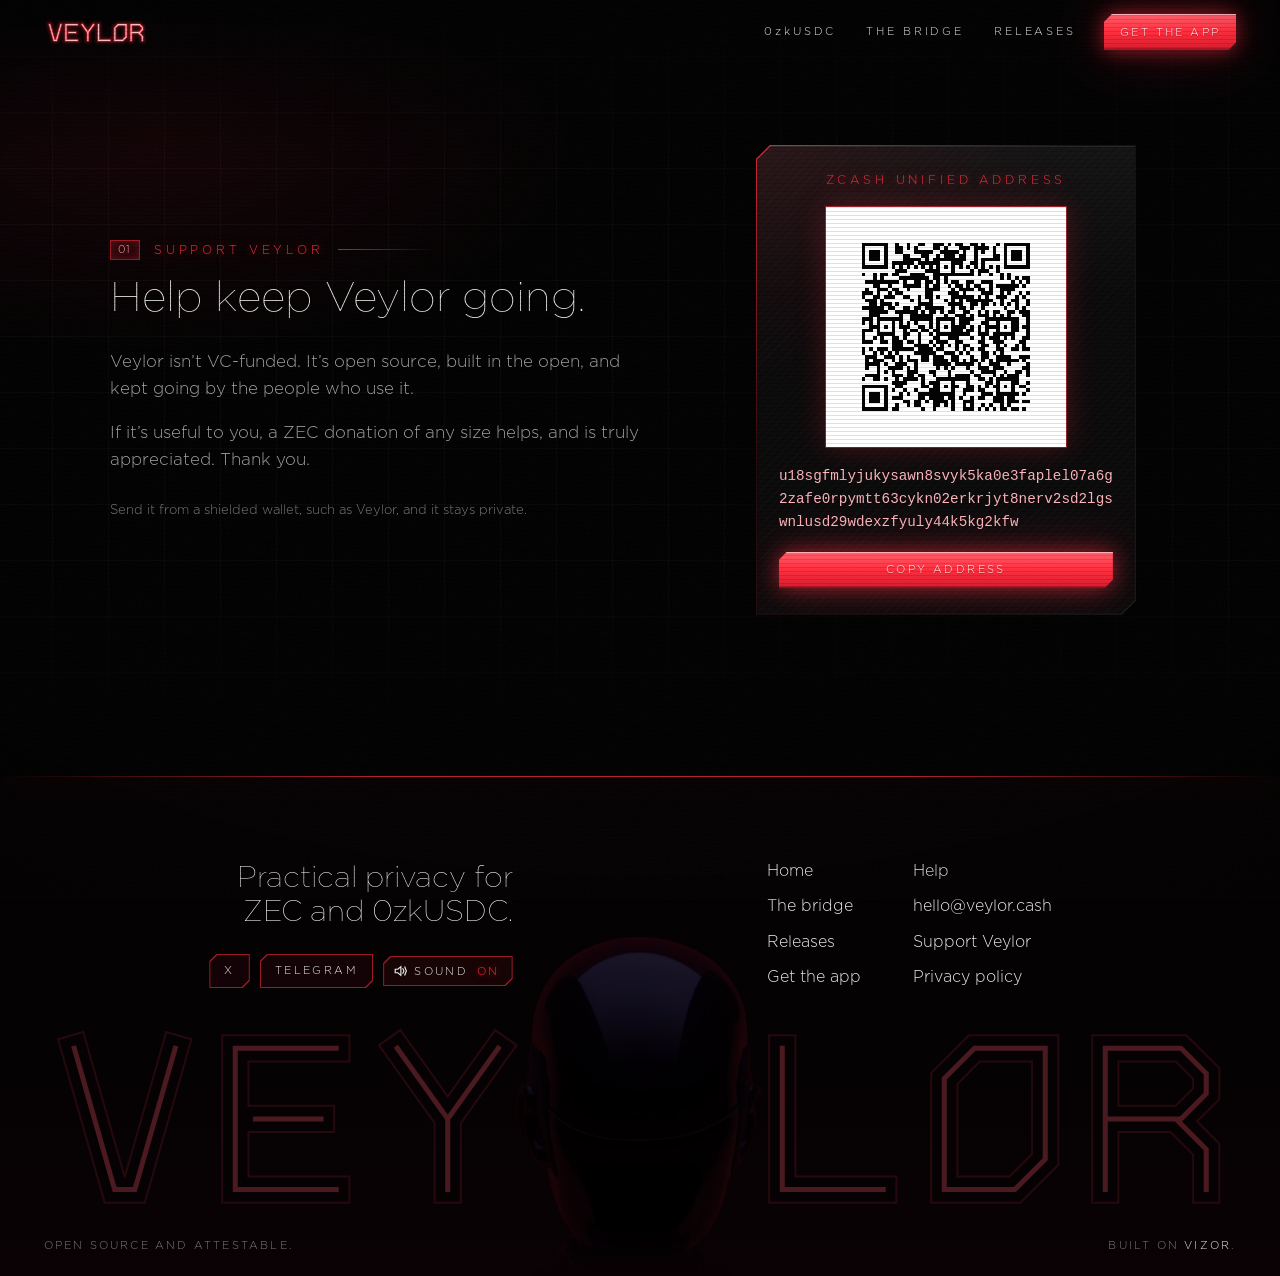
<file: support-veylor/index.html>
<!doctype html>
<html lang="en">
<head>
<meta charset="utf-8">
<meta name="viewport" content="width=device-width, initial-scale=1, viewport-fit=cover">
<title>Support Veylor with a ZEC donation</title>
<meta name="description" content="Veylor is open source and isn't VC-funded. If it's useful to you, a ZEC donation of any size helps keep it going. From a shielded wallet, it stays private.">
<meta name="robots" content="max-image-preview:large">
<link rel="canonical" href="https://veylor.cash/support-veylor/">
<meta name="theme-color" content="#000000">
<meta property="og:type" content="website">
<meta property="og:site_name" content="Veylor">
<meta property="og:title" content="Support Veylor">
<meta property="og:description" content="Veylor isn't VC-funded. If it's useful to you, a ZEC donation of any size helps keep it going.">
<meta property="og:url" content="https://veylor.cash/support-veylor/">
<meta property="og:image" content="https://veylor.cash/art/og.png">
<meta property="og:image:width" content="1200">
<meta property="og:image:height" content="630">
<meta property="og:image:alt" content="Veylor's neon sign, under the words: The self-custodial wallet for shielded ZEC and 0zkUSDC.">
<meta name="twitter:card" content="summary_large_image">
<meta name="twitter:site" content="@veylorwallet">
<meta name="twitter:image" content="https://veylor.cash/art/og.png">
<meta name="twitter:image:alt" content="Veylor's neon sign, under the words: The self-custodial wallet for shielded ZEC and 0zkUSDC.">
<link rel="icon" type="image/png" sizes="256x256" href="/icon.png">
<link rel="apple-touch-icon" href="/icon.png">
<link rel="manifest" href="/site.webmanifest">
<meta name="apple-mobile-web-app-title" content="Veylor">
<link rel="preload" href="/fonts/gotham-light.woff2" as="font" type="font/woff2" crossorigin>
<link rel="preload" href="/fonts/gotham-thin.woff2" as="font" type="font/woff2" crossorigin>
<link rel="stylesheet" href="/site.css">
<script>document.documentElement.classList.add('js')</script>
<script src="/site.js" defer></script>
<script type="application/ld+json">{"@context":"https://schema.org","@type":"BreadcrumbList","itemListElement":[{"@type":"ListItem","position":1,"name":"Home","item":"https://veylor.cash/"},{"@type":"ListItem","position":2,"name":"Support Veylor","item":"https://veylor.cash/support-veylor/"}]}</script>
</head>
<body>
<div class="topbar">
  <a class="tb-mark" href="/" aria-label="Veylor home"><svg class="wordmark lit" viewBox="-5 -5 92.5 24" aria-hidden="true"><g fill="none" stroke-linecap="square" stroke-linejoin="miter"><use href="#vw" class="halo" filter="url(#vw-halo)"/><use href="#vw" class="glow" filter="url(#vw-glow)"/><use href="#vw" class="core"/></g></svg></a>
  <nav class="tb-links" aria-label="Main">
    <a class="tk" href="/#paid">0zkUSDC</a>
    <a href="/how-it-works/">The bridge</a>
    <a href="/releases/">Releases</a>
  </nav>
  <div class="tb-end">
    <span class="btn-glow"><a class="btn btn-sm" href="/#beta">Get the app</a></span>
  </div>
</div>

<div class="sync" aria-hidden="true"><div class="sync-line"></div><div class="sync-head"><span class="sync-readout">SYNC 0%</span></div></div>

<main>
  <svg class="defs" width="0" height="0" aria-hidden="true" focusable="false"><defs>
          <path id="vw" d="M0 0L4 14L6 14L10 0M24.5 0L14.5 0L14.5 14L24.5 14M17.1 7L23 7M29 0L34 7L39 0M34 7L34 14M43.5 0L43.5 14L53.5 14M61 0L68 0L68 11L65 14L58 14L58 3ZM72.5 14L72.5 0L80 0L82.5 2.5L82.5 4.5L80 7L72.5 7M79 7L82.5 10.5L82.5 14"/>
          <filter id="vw-halo" x="-20%" y="-90%" width="140%" height="280%"><feGaussianBlur stdDeviation="1.6"/></filter>
          <filter id="vw-glow" x="-10%" y="-40%" width="120%" height="180%"><feGaussianBlur stdDeviation="0.45"/></filter>
        </defs></svg>

  <section class="section first" id="donate" aria-labelledby="donate-title">
    <div class="donate">
      <div>
        <p class="hud sec">Support Veylor</p>
        <h1 class="title" id="donate-title">Help keep Veylor going.</h1>
        <div class="prose">
          <p>Veylor isn&rsquo;t VC-funded. It&rsquo;s open source, built in the open, and kept going by the people who use it.</p>
          <p>If it&rsquo;s useful to you, a ZEC donation of any size helps, and is truly appreciated. Thank you.</p>
        </div>
        <p class="fine">Send it from a shielded wallet, such as Veylor, and it stays private.</p>
      </div>
      <figure class="card donate-card">
        <div class="card-in">
          <figcaption class="hud">Zcash unified address</figcaption>
          <img class="qr" src="/support-veylor/zcash-donation-qr.png" width="520" height="520" alt="QR code for Veylor's Zcash donation address" fetchpriority="high">
          <code class="addr-full" id="donate-address">u18sgfmlyjukysawn8svyk5ka0e3faplel07a6g2zafe0rpymtt63cykn02erkrjyt8nerv2sd2lgswnlusd29wdexzfyuly44k5kg2kfw</code>
          <span class="btn-glow copy-address"><button class="btn btn-sm" type="button" data-copy-from="donate-address" aria-live="polite">Copy address</button></span>
        </div>
      </figure>
    </div>
  </section>
</main>

<footer class="site-footer">
  <svg class="defs" width="0" height="0" aria-hidden="true" focusable="false"><defs>
    <path id="sg-v" d="M0 0L4 14L6 14L10 0"/>
    <path id="sg-e" d="M10 0L0 0L0 14L10 14M2 7L8.5 7"/>
    <path id="sg-y" d="M0 0L5 7L10 0M5 7L5 14"/>
    <path id="sg-l" d="M0 0L0 14L10 14"/>
    <path id="sg-o" d="M3 0L10 0L10 11L7 14L0 14L0 3Z"/>
    <path id="sg-r" d="M0 14L0 0L7.5 0L10 2.5L10 4.5L7.5 7L0 7M4 7L7 7L10 10L10 14"/>
    <filter id="sg-halo" x="-90%" y="-70%" width="280%" height="240%"><feGaussianBlur stdDeviation="2"/></filter>
    <filter id="sg-glow" x="-40%" y="-30%" width="180%" height="160%"><feGaussianBlur stdDeviation="0.5"/></filter>
    <filter id="vz-halo" x="-30%" y="-400%" width="160%" height="900%"><feGaussianBlur stdDeviation="26"/></filter>
    <filter id="vz-glow" x="-10%" y="-150%" width="120%" height="400%"><feGaussianBlur stdDeviation="7"/></filter>
    <path id="vz" pathLength="1" d="M174 579C182.8 582.8 209.3 596.4 227 602C244.7 607.7 262.3 610.3 280 612.7C297.7 615.1 315.3 615.8 333 616.3C350.7 616.8 368.3 616.5 386 615.9C403.7 615.2 421.3 614.3 439 612.4C456.7 610.6 474.3 608.5 492 604.7C509.7 600.8 527.3 596.6 545 589.2C562.7 581.8 589.2 565.2 598 560.4"/>
  </defs></svg>
  <div class="ft-top">
    <div class="ft-intro">
      <p>Practical privacy for ZEC and 0zkUSDC.</p>
      <div class="ft-row">
        <a class="ft-chip plate" href="https://x.com/veylorwallet" aria-label="Veylor on X">X</a>
        <a class="ft-chip plate" href="https://t.me/veylorwallet" aria-label="Veylor on Telegram">Telegram</a>
        <button class="sound plate" type="button" aria-pressed="true" hidden>
          <svg viewBox="0 0 16 16" aria-hidden="true"><path d="M2.5 6H5.5L9 3V13L5.5 10H2.5Z"/><path class="wave" d="M11.25 5.5L12.5 8L11.25 10.5M13.5 3.5L15.25 8L13.5 12.5"/><path class="mute" d="M11.5 6L15 10M15 6L11.5 10"/></svg>
          <span>Sound</span><span class="sound-state" aria-hidden="true">On</span>
        </button>
      </div>
    </div>
    <nav class="ft-nav" aria-label="Footer">
      <ul>
        <li><a href="/">Home</a></li>
        <li><a href="/how-it-works/">The bridge</a></li>
        <li><a href="/releases/">Releases</a></li>
        <li><a href="/#beta">Get the app</a></li>
      </ul>
      <ul>
        <li><a href="/#support">Help</a></li>
        <li><a href="mailto:hello@veylor.cash">hello@veylor.cash</a></li>
        <li><a href="/support-veylor/">Support Veylor</a></li>
        <li><a href="/privacy/">Privacy policy</a></li>
      </ul>
    </nav>
  </div>
  <div class="ft-stage">
    <div class="ft-wash" aria-hidden="true"></div>
    <button class="sign" type="button" aria-pressed="true" aria-label="Veylor's neon sign">
      <span class="sign-half">
        <span class="tube"><svg viewBox="-3 -3 16 20" aria-hidden="true"><use href="#sg-v" class="can"/><use href="#sg-v" class="face"/><use href="#sg-v" class="glass"/></svg><svg class="lit" viewBox="-3 -3 16 20" aria-hidden="true"><use href="#sg-v" class="halo" filter="url(#sg-halo)"/><use href="#sg-v" class="can"/><use href="#sg-v" class="face"/><use href="#sg-v" class="glow" filter="url(#sg-glow)"/><use href="#sg-v" class="core"/></svg></span>
        <span class="tube"><svg viewBox="-3 -3 16 20" aria-hidden="true"><use href="#sg-e" class="can"/><use href="#sg-e" class="face"/><use href="#sg-e" class="glass"/></svg><svg class="lit" viewBox="-3 -3 16 20" aria-hidden="true"><use href="#sg-e" class="halo" filter="url(#sg-halo)"/><use href="#sg-e" class="can"/><use href="#sg-e" class="face"/><use href="#sg-e" class="glow" filter="url(#sg-glow)"/><use href="#sg-e" class="core"/></svg></span>
        <span class="tube"><svg viewBox="-3 -3 16 20" aria-hidden="true"><use href="#sg-y" class="can"/><use href="#sg-y" class="face"/><use href="#sg-y" class="glass"/></svg><svg class="lit" viewBox="-3 -3 16 20" aria-hidden="true"><use href="#sg-y" class="halo" filter="url(#sg-halo)"/><use href="#sg-y" class="can"/><use href="#sg-y" class="face"/><use href="#sg-y" class="glow" filter="url(#sg-glow)"/><use href="#sg-y" class="core"/></svg></span>
      </span>
      <span class="helmet">
        <img src="/art/helmet.webp" width="740" height="998" alt="" loading="lazy" decoding="async">
        <svg class="visor" viewBox="0 0 740 998" aria-hidden="true"><use href="#vz" class="v-halo" filter="url(#vz-halo)"/><use href="#vz" class="v-glow" filter="url(#vz-glow)"/><use href="#vz" class="v-core"/><use href="#vz" class="v-hot" filter="url(#vz-glow)"/></svg>
      </span>
      <span class="sign-half">
        <span class="tube"><svg viewBox="-3 -3 16 20" aria-hidden="true"><use href="#sg-l" class="can"/><use href="#sg-l" class="face"/><use href="#sg-l" class="glass"/></svg><svg class="lit" viewBox="-3 -3 16 20" aria-hidden="true"><use href="#sg-l" class="halo" filter="url(#sg-halo)"/><use href="#sg-l" class="can"/><use href="#sg-l" class="face"/><use href="#sg-l" class="glow" filter="url(#sg-glow)"/><use href="#sg-l" class="core"/></svg></span>
        <span class="tube"><svg viewBox="-3 -3 16 20" aria-hidden="true"><use href="#sg-o" class="can"/><use href="#sg-o" class="face"/><use href="#sg-o" class="glass"/></svg><svg class="lit" viewBox="-3 -3 16 20" aria-hidden="true"><use href="#sg-o" class="halo" filter="url(#sg-halo)"/><use href="#sg-o" class="can"/><use href="#sg-o" class="face"/><use href="#sg-o" class="glow" filter="url(#sg-glow)"/><use href="#sg-o" class="core"/></svg></span>
        <span class="tube"><svg viewBox="-3 -3 16 20" aria-hidden="true"><use href="#sg-r" class="can"/><use href="#sg-r" class="face"/><use href="#sg-r" class="glass"/></svg><svg class="lit" viewBox="-3 -3 16 20" aria-hidden="true"><use href="#sg-r" class="halo" filter="url(#sg-halo)"/><use href="#sg-r" class="can"/><use href="#sg-r" class="face"/><use href="#sg-r" class="glow" filter="url(#sg-glow)"/><use href="#sg-r" class="core"/></svg></span>
      </span>
    </button>
  </div>
  <div class="ft-base"><p>Open source and attestable.</p><p>Built on <a href="https://vizor.cash/">Vizor</a>.</p></div>
</footer>
</body>
</html>
</file>
<file: site.css>
@font-face { font-family: "Gotham"; src: url("/fonts/gotham-thin.woff2") format("woff2"); font-weight: 100 200; font-display: swap; ascent-override: 96%; descent-override: 24%; line-gap-override: 0%; }
@font-face { font-family: "Gotham"; src: url("/fonts/gotham-light.woff2") format("woff2"); font-weight: 300 400; font-display: swap; ascent-override: 96%; descent-override: 24%; line-gap-override: 0%; }
@font-face {
  font-family: "Montserrat";
  src: url("/fonts/montserrat-latin.woff2") format("woff2");
  font-weight: 100 400;
  font-display: swap;
  unicode-range: U+0000-00FF, U+0131, U+0152-0153, U+02BB-02BC, U+02C6, U+02DA, U+02DC, U+0304, U+0308, U+0329, U+2000-206F, U+20AC, U+2122, U+2191, U+2193, U+2212, U+2215, U+FEFF, U+FFFD;
}

:root {
  color-scheme: dark;
  --bg: #000;
  --panel: #070707;
  --text: #ececec;
  --muted: #a3a3a3;
  --dim: #7d7d7d;
  --red: #ff2e3e;
  --red-hot: #ff5966;
  --red-core: #ffb7bd;
  --red-deep: #6e0b15;
  --rule: #1d1d1d;
  --steel: rgba(255, 255, 255, 0.22);
  --cut: 14px;
  --gutter: max(clamp(20px, 3.4vw, 56px), calc((100vw - 1720px) / 2));
  --lit-edge: linear-gradient(135deg, rgba(255, 46, 62, 0.95), rgba(255, 46, 62, 0.25) 48%, rgba(255, 46, 62, 0.55));
  --font: "Gotham", "Montserrat", -apple-system, BlinkMacSystemFont, "Segoe UI", Roboto, Helvetica, Arial, sans-serif;
  --panel-fill:
    radial-gradient(140% 90% at 0% 0%, rgba(255, 46, 62, 0.09), transparent 55%),
    linear-gradient(180deg, rgba(255, 255, 255, 0.04), rgba(255, 255, 255, 0) 32%),
    repeating-linear-gradient(135deg, rgba(255, 255, 255, 0.016) 0 1px, transparent 1px 6px),
    #0a090a;
  --grain: url("data:image/svg+xml,%3Csvg xmlns='http://www.w3.org/2000/svg' width='180' height='180'%3E%3Cfilter id='n'%3E%3CfeTurbulence type='fractalNoise' baseFrequency='.85' numOctaves='2' stitchTiles='stitch'/%3E%3CfeColorMatrix values='0 0 0 0 1 0 0 0 0 1 0 0 0 0 1 0 0 0 .6 0'/%3E%3C/filter%3E%3Crect width='100%25' height='100%25' filter='url(%23n)'/%3E%3C/svg%3E");
  --mono: ui-monospace, SFMono-Regular, Menlo, Consolas, "Liberation Mono", monospace;
}

/* Every animation on this page lives in the no-preference block at the end:
   what is written above it is the still, fully lit page that visitors who
   ask for reduced motion see. */

* { box-sizing: border-box; }
html, body { overflow-x: clip; }
body {
  margin: 0;
  background: #020102;
  color: var(--text);
  font: 300 17px/1.6 var(--font);
  -webkit-font-smoothing: antialiased;
}
body::before, body::after { content: ""; position: fixed; inset: 0; pointer-events: none; z-index: 100; }
body::before { background: var(--grain); background-size: 180px; opacity: 0.045; }
body::after {
  background:
    repeating-linear-gradient(to bottom, transparent 0 3px, rgba(0, 0, 0, 0.12) 3px 4px),
    radial-gradient(ellipse 120% 90% at 50% 45%, transparent 58%, rgba(0, 0, 0, 0.6) 100%);
}
.defs { position: absolute; width: 0; height: 0; overflow: hidden; }
a { color: var(--red-hot); text-decoration: none; }
a:hover { text-decoration: underline; }
a:focus-visible, button:focus-visible { outline: 1px solid var(--red-core); outline-offset: 4px; }
.sr-only {
  position: absolute; width: 1px; height: 1px; margin: -1px; overflow: hidden;
  clip: rect(0 0 0 0); white-space: nowrap; border: 0;
}
/* A token keeps its own letter case inside an uppercase caption. */
.tk { text-transform: none !important; }
.section code { font-family: var(--mono); font-size: 0.84em; color: var(--red-core); }

/* HUD captions: spaced uppercase red, as the app's section heads. */
.hud {
  font-weight: 300; font-size: 12px; letter-spacing: 0.32em; text-transform: uppercase;
  color: var(--red); text-shadow: 0 0 10px rgba(255, 46, 62, 0.55);
  margin: 0;
}

/* A plate with 45° cuts: a 1px edge (the cuts drawn too) over a dark fill. */
.plate { position: relative; isolation: isolate; --c: 10px; --edge: var(--steel); --fill: #0a0a0a; }
.plate::before, .plate::after {
  content: ""; position: absolute; z-index: -1; pointer-events: none;
  clip-path: polygon(var(--c) 0, 100% 0, 100% calc(100% - var(--c)), calc(100% - var(--c)) 100%, 0 100%, 0 var(--c));
}
.plate::before { inset: 0; background: var(--edge); }
.plate::after { inset: 1px; background: var(--fill); }

/* The VEYLOR tube: halo, glow and core, as Neon.strokeTube. */
.wordmark { display: block; overflow: visible; }
.wordmark .halo { stroke: var(--red); stroke-opacity: 0.28; stroke-width: 4.75; }
.wordmark .glow { stroke: var(--red); stroke-opacity: 0.75; stroke-width: 2.09; }
.wordmark .core { stroke: var(--red-core); stroke-width: 0.95; }

/* ---------- Hero ---------- */
.hero {
  position: relative; min-height: 100vh; min-height: 100svh; display: flex; flex-direction: column; overflow: hidden; isolation: isolate;
  background: linear-gradient(to bottom, #000 0%, #040103 38%, #12030a 70%, #2a0711 100%);
}
.sky { position: absolute; inset: 0; z-index: 0; pointer-events: none; }
.stars {
  position: absolute; inset: 0;
  background:
    radial-gradient(circle at 45.3% 33.3%, rgba(255,255,255,0.9) 0 1.4px, transparent 2.2px),
    radial-gradient(circle at 50.8% 34.9%, rgba(255,255,255,0.5) 0 1.4px, transparent 2.2px),
    radial-gradient(circle at 62.7% 46.4%, rgba(255,255,255,0.35) 0 1.4px, transparent 2.2px),
    radial-gradient(circle at 30.7% 7.1%, rgba(255,255,255,0.35) 0 1.4px, transparent 2.2px),
    radial-gradient(circle at 95.5% 38.6%, rgba(255,255,255,0.5) 0 1px, transparent 1.8px),
    radial-gradient(circle at 82.5% 5.5%, rgba(255,255,255,0.35) 0 1px, transparent 1.8px),
    radial-gradient(circle at 87.2% 35.6%, rgba(255,255,255,0.9) 0 1px, transparent 1.8px),
    radial-gradient(circle at 44.2% 49.2%, rgba(255,255,255,0.5) 0 1px, transparent 1.8px),
    radial-gradient(circle at 50.0% 39.1%, rgba(255,255,255,0.9) 0 1px, transparent 1.8px),
    radial-gradient(circle at 40.9% 32.9%, rgba(255,255,255,0.35) 0 1px, transparent 1.8px),
    radial-gradient(circle at 31.9% 14.9%, rgba(255,255,255,0.7) 0 1px, transparent 1.8px),
    radial-gradient(circle at 7.9% 44.9%, rgba(255,255,255,0.9) 0 1px, transparent 1.8px),
    radial-gradient(circle at 84.0% 23.6%, rgba(255,255,255,0.35) 0 1px, transparent 1.8px),
    radial-gradient(circle at 21.9% 53.9%, rgba(255,255,255,0.35) 0 1.4px, transparent 2.2px),
    radial-gradient(circle at 37.8% 41.7%, rgba(255,255,255,0.9) 0 1px, transparent 1.8px),
    radial-gradient(circle at 56.5% 13.1%, rgba(255,255,255,0.7) 0 1px, transparent 1.8px),
    radial-gradient(circle at 9.5% 20.6%, rgba(255,255,255,0.9) 0 1px, transparent 1.8px),
    radial-gradient(circle at 14.2% 41.6%, rgba(255,255,255,0.35) 0 1px, transparent 1.8px),
    radial-gradient(circle at 46.6% 29.3%, rgba(255,255,255,0.5) 0 1.4px, transparent 2.2px),
    radial-gradient(circle at 50.9% 57.2%, rgba(255,255,255,0.5) 0 1.4px, transparent 2.2px),
    radial-gradient(circle at 64.1% 8.5%, rgba(255,255,255,0.9) 0 1px, transparent 1.8px),
    radial-gradient(circle at 1.0% 50.4%, rgba(255,255,255,0.7) 0 1px, transparent 1.8px),
    radial-gradient(circle at 21.6% 24.1%, rgba(255,255,255,0.35) 0 1px, transparent 1.8px),
    radial-gradient(circle at 98.0% 13.9%, rgba(255,255,255,0.7) 0 1px, transparent 1.8px),
    radial-gradient(circle at 76.7% 20.4%, rgba(255,255,255,0.7) 0 1.4px, transparent 2.2px),
    radial-gradient(circle at 8.2% 7.0%, rgba(255,255,255,0.5) 0 1px, transparent 1.8px),
    radial-gradient(circle at 59.9% 22.8%, rgba(255,255,255,0.9) 0 1px, transparent 1.8px),
    radial-gradient(circle at 95.0% 29.1%, rgba(255,255,255,0.5) 0 1.4px, transparent 2.2px),
    radial-gradient(circle at 18.9% 10.6%, rgba(255,255,255,0.5) 0 1px, transparent 1.8px),
    radial-gradient(circle at 72.1% 10.9%, rgba(255,255,255,0.5) 0 1.4px, transparent 2.2px),
    radial-gradient(circle at 87.5% 35.8%, rgba(255,255,255,0.9) 0 1px, transparent 1.8px),
    radial-gradient(circle at 11.2% 4.2%, rgba(255,255,255,0.7) 0 1px, transparent 1.8px),
    radial-gradient(circle at 73.5% 23.9%, rgba(255,255,255,0.9) 0 1.4px, transparent 2.2px),
    radial-gradient(circle at 29.8% 11.8%, rgba(255,255,255,0.35) 0 1px, transparent 1.8px),
    radial-gradient(circle at 23.4% 33.3%, rgba(255,255,255,0.35) 0 1px, transparent 1.8px),
    radial-gradient(circle at 21.8% 53.2%, rgba(255,255,255,0.35) 0 1px, transparent 1.8px),
    radial-gradient(circle at 27.4% 27.0%, rgba(255,255,255,0.35) 0 1px, transparent 1.8px),
    radial-gradient(circle at 18.3% 22.7%, rgba(255,255,255,0.5) 0 1px, transparent 1.8px),
    radial-gradient(circle at 36.5% 51.9%, rgba(255,255,255,0.7) 0 1px, transparent 1.8px),
    radial-gradient(circle at 58.8% 53.7%, rgba(255,255,255,0.9) 0 1px, transparent 1.8px),
    radial-gradient(circle at 69.7% 55.9%, rgba(255,255,255,0.35) 0 1px, transparent 1.8px),
    radial-gradient(circle at 48.3% 42.9%, rgba(255,255,255,0.7) 0 1px, transparent 1.8px),
    radial-gradient(circle at 98.9% 6.2%, rgba(255,255,255,0.7) 0 1px, transparent 1.8px),
    radial-gradient(circle at 89.2% 43.3%, rgba(255,255,255,0.5) 0 1px, transparent 1.8px),
    radial-gradient(circle at 35.5% 40.4%, rgba(255,255,255,0.35) 0 1.4px, transparent 2.2px),
    radial-gradient(circle at 93.5% 3.7%, rgba(255,255,255,0.9) 0 1px, transparent 1.8px);
  -webkit-mask-image: linear-gradient(to bottom, #000 30%, transparent 70%);
  mask-image: linear-gradient(to bottom, #000 30%, transparent 70%);
}
.stars.twinkle { transform: translate(37%, 9%) scale(0.8); opacity: 0.6; }
/* Keep the stars out from behind the hero's text. */
.sky { -webkit-mask-image: radial-gradient(ellipse 38% 44% at 50% 40%, transparent 55%, #000 100%); mask-image: radial-gradient(ellipse 38% 44% at 50% 40%, transparent 55%, #000 100%); }
@media (max-width: 700px) { .sky { opacity: 0.55; -webkit-mask-image: linear-gradient(to bottom, #000 0 9%, transparent 14% 100%); mask-image: linear-gradient(to bottom, #000 0 9%, transparent 14% 100%); } }
/* HUD corner brackets around the hero. */
.hud-frame {
  position: absolute; z-index: 2; pointer-events: none; inset: 84px 22px 22px; opacity: 0.75;
  --b: rgba(255, 46, 62, 0.8); --l: 22px;
  background:
    linear-gradient(var(--b), var(--b)) top left / var(--l) 1px,
    linear-gradient(var(--b), var(--b)) top left / 1px var(--l),
    linear-gradient(var(--b), var(--b)) top right / var(--l) 1px,
    linear-gradient(var(--b), var(--b)) top right / 1px var(--l),
    linear-gradient(var(--b), var(--b)) bottom left / var(--l) 1px,
    linear-gradient(var(--b), var(--b)) bottom left / 1px var(--l),
    linear-gradient(var(--b), var(--b)) bottom right / var(--l) 1px,
    linear-gradient(var(--b), var(--b)) bottom right / 1px var(--l);
  background-repeat: no-repeat;
  filter: drop-shadow(0 0 4px rgba(255, 46, 62, 0.8));
}
.hero-top {
  position: relative; z-index: 2; flex: 1 0 auto;
  display: flex; flex-direction: column; align-items: center; justify-content: center;
  text-align: center; padding: 104px 20px 76px;
}
.hero .wordmark { width: min(82vw, 560px); height: auto; }
.hero .hud { margin-top: 36px; }
/* The page's h1: every size, weight and margin a browser gives a heading is set here. */
.tagline {
  background: linear-gradient(180deg, #fff 45%, #ffdfe2 80%, #ffb3ba 100%); -webkit-background-clip: text; background-clip: text; color: transparent;
  filter: drop-shadow(0 0 22px rgba(255, 46, 62, 0.22));
  font-weight: 100; font-size: clamp(30px, 5.2vw, 50px); line-height: 1.12; letter-spacing: 0.01em; margin: 14px auto 0; max-width: 15em; text-wrap: balance; }
.lede { color: var(--muted); max-width: 33em; margin: 18px auto 0; text-wrap: balance; }
.cta { display: flex; gap: 14px 28px; flex-wrap: wrap; justify-content: center; align-items: center; margin-top: 34px; }

.btn-glow { filter: drop-shadow(0 0 10px rgba(255, 46, 62, 0.55)) drop-shadow(0 0 26px rgba(255, 46, 62, 0.22)); }
.btn {
  --c: 11px;
  display: inline-flex; align-items: center; justify-content: center; min-height: 50px; padding: 0 26px;
  font: 400 13px/1 var(--font); letter-spacing: 0.26em; text-transform: uppercase;
  position: relative; overflow: hidden; isolation: isolate;
  background: linear-gradient(180deg, #ff5f6c 0%, var(--red) 46%, #d61a2b 100%); color: #fff;
  text-shadow: 0 1px 0 rgba(90, 0, 10, 0.35);
  box-shadow: inset 0 1px 0 rgba(255, 255, 255, 0.5), inset 0 -2px 0 rgba(80, 0, 10, 0.35);
  clip-path: polygon(var(--c) 0, 100% 0, 100% calc(100% - var(--c)), calc(100% - var(--c)) 100%, 0 100%, 0 var(--c));
}
/* A sweep of light crosses the slab on hover. */
.btn::after {
  content: ""; position: absolute; inset: 0; z-index: -1; transform: translateX(-120%);
  background: linear-gradient(105deg, transparent 35%, rgba(255, 255, 255, 0.45) 50%, transparent 65%);
}
.btn:hover { background: linear-gradient(180deg, #ff7a85 0%, var(--red-hot) 46%, #e8253a 100%); text-decoration: none; }
.btn:active { box-shadow: inset 0 2px 6px rgba(80, 0, 10, 0.5); }
.btn-lg { --c: 13px; min-height: 58px; padding: 0 44px; font-size: 14px; letter-spacing: 0.32em; }
/* The hero's one button, and under it a quiet row of platform marks; each names itself on hover. */
.hero-platforms { list-style: none; display: flex; justify-content: center; align-items: center; gap: 26px; margin: 30px 0 0; padding: 0; }
.hero-platforms a { position: relative; display: grid; place-items: center; width: 40px; height: 40px; }
.hero-platforms svg { width: 22px; height: 22px; fill: var(--muted); opacity: 0.6; transition: fill 0.2s, opacity 0.2s, filter 0.2s; }
.hero-platforms a:hover svg, .hero-platforms a:focus-visible svg { fill: var(--red-hot); opacity: 1; filter: drop-shadow(0 0 8px rgba(255, 46, 62, 0.7)); }
.hero-platforms a:focus-visible { outline: 1px solid var(--red-core); outline-offset: 2px; }
.hero-platforms a::after {
  content: attr(data-label); position: absolute; top: 100%; left: 50%; transform: translateX(-50%); margin-top: 4px;
  white-space: nowrap; font-size: 9px; letter-spacing: 0.26em; text-transform: uppercase; color: var(--red-core);
  opacity: 0; pointer-events: none; transition: opacity 0.2s;
}
.hero-platforms a:hover::after, .hero-platforms a:focus-visible::after { opacity: 1; }
.hero-platforms a:hover { text-decoration: none; }
@media (max-width: 420px) { .hero-platforms { gap: 14px; } }
.btn-sm { --c: 8px; min-height: 36px; padding: 0 16px; font-size: 11px; letter-spacing: 0.22em; }
/* The cut corners clip an outline, so focus shows inside the slab and around its glow. */
.btn:focus-visible { outline: none; background: var(--red-hot); box-shadow: inset 0 0 0 2px #fff; }
.btn-glow:has(.btn:focus-visible) { outline: 1px solid var(--red-core); outline-offset: 5px; }
.link-hud { font-size: 12px; letter-spacing: 0.26em; text-transform: uppercase; color: var(--text); }
.link-hud { display: inline-flex; align-items: center; gap: 10px; }
.link-hud::after {
  content: ""; width: 7px; height: 7px; border-top: 1px solid currentColor; border-right: 1px solid currentColor;
  transform: rotate(45deg); transition: transform 0.25s ease;
}
.link-hud:hover { color: var(--red-hot); text-decoration: none; text-shadow: 0 0 10px rgba(255, 46, 62, 0.6); }
.link-hud:hover::after { transform: translateX(3px) rotate(45deg); }

/* The horizon: a striped sun setting into a flowing grid. */
.scene { position: relative; z-index: 1; flex: none; height: max(260px, 42svh); }
.sun-glow {
  position: absolute; left: 50%; bottom: 62%; width: min(110vw, 680px); aspect-ratio: 1;
  transform: translate(-50%, 50%);
  background: radial-gradient(circle, rgba(255, 46, 62, 0.32) 0%, rgba(255, 46, 62, 0.1) 36%, transparent 64%);
}
.sun {
  position: absolute; left: 50%; bottom: 62%; width: min(52vw, 310px); aspect-ratio: 1; border-radius: 50%;
  transform: translate(-50%, 50%);
  filter: drop-shadow(0 0 30px rgba(255, 46, 62, 0.55));
  background: linear-gradient(to bottom, #ff9aa3 0%, var(--red) 30%, #b80d1d 50%);
  -webkit-mask-image: linear-gradient(to bottom, #000 0 23%, transparent 23% 25%, #000 25% 31%, transparent 31% 34%, #000 34% 38.5%, transparent 38.5% 42.5%, #000 42.5% 45.5%, transparent 45.5%);
  mask-image: linear-gradient(to bottom, #000 0 23%, transparent 23% 25%, #000 25% 31%, transparent 31% 34%, #000 34% 38.5%, transparent 38.5% 42.5%, #000 42.5% 45.5%, transparent 45.5%);
}
.floor { position: absolute; left: 0; right: 0; top: 38%; bottom: 0; overflow: hidden; background: #000; perspective: 300px; perspective-origin: 50% 0; }
.floor::before {
  content: ""; position: absolute; left: 0; right: 0; top: 0; height: 1px; z-index: 2;
  background: var(--red-hot); box-shadow: 0 0 10px var(--red), 0 0 28px rgba(255, 46, 62, 0.7);
}
.floor::after {
  content: ""; position: absolute; inset: 0; z-index: 1;
  background:
    radial-gradient(ellipse 70% 60% at 50% 0%, rgba(255, 46, 62, 0.22), transparent 70%),
    linear-gradient(to bottom, rgba(0, 0, 0, 0.85) 0%, transparent 32%), linear-gradient(to top, #020102 0%, transparent 34%);
}
/* The sun's light on the floor: broken bands that fade into the dark. */
.reflect {
  position: absolute; z-index: 2; left: 50%; top: 0; width: min(46vw, 300px); height: 70%; transform: translateX(-50%);
  background: repeating-linear-gradient(to bottom, rgba(255, 89, 102, 0.5) 0 2px, transparent 2px 7px);
  -webkit-mask-image: radial-gradient(ellipse 50% 100% at 50% 0%, #000, transparent);
  mask-image: radial-gradient(ellipse 50% 100% at 50% 0%, #000, transparent);
  opacity: 0.55; mix-blend-mode: screen;
}
.hz {
  position: absolute; z-index: 3; top: calc(38% - 26px); display: flex; align-items: center; gap: 8px;
  font-size: 10px; letter-spacing: 0.3em; text-transform: uppercase; color: var(--red-core); white-space: nowrap;
  text-shadow: 0 0 8px rgba(255, 46, 62, 0.8);
}
.hz i { width: 5px; height: 5px; background: var(--red-hot); box-shadow: 0 0 6px var(--red); transform: rotate(45deg); }
.hz-l { left: max(36px, calc((100vw - 1100px) / 2 + 20px)); }
.hz-r { right: max(36px, calc((100vw - 1100px) / 2 + 20px)); }
@media (max-width: 760px) { .hz { display: none; } }
.grid, .shots {
  position: absolute; left: -100%; width: 300%; top: 0; height: 290px;
  transform-origin: 50% 0; transform: rotateX(76deg);
}
.grid {
  background-image:
    linear-gradient(90deg, rgba(255, 70, 85, 0.85) 1px, transparent 1px),
    linear-gradient(0deg, rgba(255, 70, 85, 0.85) 1px, transparent 1px);
  background-size: 46px 46px;
  /* A column line through the middle, under the sun, for the shots to ride. */
  background-position: calc(50% + 23px) 0;
}
/* Packets shoot along the grid's lines into the distance, as the app's sync line's packet
   climbs it. They ride a second copy of the floor's plane, over its haze, so the perspective
   shrinks and slows them on their way to the horizon, where they fade. Still, there are none. */
.shots { z-index: 3; pointer-events: none; }
.shot {
  position: absolute; top: -120px; width: 2px; height: 120px; margin-left: -0.5px; opacity: 0;
  background: linear-gradient(to top, transparent, var(--red-hot) 45%, #fff);
  filter: drop-shadow(0 0 4px var(--red)) drop-shadow(0 0 10px rgba(255, 46, 62, 0.7));
}
.s1 { left: calc(50% - 46px * 3); }
.s2 { left: calc(50% - 46px); }
.s3 { left: calc(50% + 46px * 2); }
.s4 { left: calc(50% + 46px * 3); }

/* ---------- Sections ---------- */
.section { position: relative; z-index: 1; max-width: 1100px; margin: 0 auto; padding: 104px 20px; }
main { counter-reset: sec; }
main > .section::before {
  content: ""; position: absolute; z-index: -1; top: 0; bottom: 0; left: 50%; width: 100vw; transform: translateX(-50%); pointer-events: none;
  background:
    radial-gradient(50% 45% at var(--gx, 12%) var(--gy, 18%), rgba(255, 46, 62, 0.075), transparent 70%),
    linear-gradient(rgba(255, 255, 255, 0.026) 1px, transparent 1px) 50% 0 / 56px 56px,
    linear-gradient(90deg, rgba(255, 255, 255, 0.026) 1px, transparent 1px) 50% 0 / 56px 56px;
  -webkit-mask-image: linear-gradient(to bottom, transparent, #000 22%, #000 78%, transparent);
  mask-image: linear-gradient(to bottom, transparent, #000 22%, #000 78%, transparent);
}
main > .section:nth-of-type(even)::before { --gx: 88%; --gy: 40%; }
main > .section + .section::after {
  content: ""; position: absolute; top: 0; left: 20px; right: 20px; height: 1px;
  background: linear-gradient(90deg, transparent, rgba(255, 46, 62, 0.55) 50%, transparent);
  box-shadow: 0 0 14px rgba(255, 46, 62, 0.35);
}
.section.first { padding-top: 128px; }
/* Numbered section labels: [01] THE PROBLEM ───── */
.hud.sec { display: flex; align-items: center; gap: 14px; }
.hud.sec::before {
  counter-increment: sec; content: counter(sec, decimal-leading-zero);
  padding: 4px 7px 3px; font-size: 10.5px; letter-spacing: 0.14em; line-height: 1; color: var(--red-core);
  border: 1px solid rgba(255, 46, 62, 0.55); background: rgba(255, 46, 62, 0.1); box-shadow: inset 0 0 10px rgba(255, 46, 62, 0.25);
}
.hud.sec::after { content: ""; flex: 0 1 96px; height: 1px; background: linear-gradient(90deg, rgba(255, 46, 62, 0.75), transparent); }
.section .title { text-shadow: 0 0 36px rgba(255, 46, 62, 0.16); font-weight: 100; font-size: clamp(28px, 4.2vw, 42px); line-height: 1.15; margin: 12px 0 28px; max-width: 24em; text-wrap: balance; }
.prose { max-width: 38em; color: var(--muted); }
.prose p { margin: 0 0 1em; }
.prose p:last-child { margin-bottom: 0; }
.prose strong { color: var(--text); font-weight: 400; }
.intro { margin: 0 0 32px; }
.lead { max-width: 34em; margin: 0; font-size: clamp(18px, 2.1vw, 21px); line-height: 1.55; color: var(--text); }

.cards { display: grid; gap: 16px; grid-template-columns: repeat(auto-fit, minmax(260px, 1fr)); }
.card {
  --card-edge: linear-gradient(135deg, rgba(255, 46, 62, 0.85), rgba(255, 46, 62, 0.14) 38%, rgba(255, 255, 255, 0.1));
  position: relative; isolation: isolate; padding: 1px;
  filter: drop-shadow(0 22px 30px rgba(0, 0, 0, 0.7)) drop-shadow(0 0 0 rgba(255, 46, 62, 0));
}
.card::before {
  content: ""; position: absolute; inset: 0; z-index: -1; background: var(--card-edge);
  clip-path: polygon(var(--cut) 0, 100% 0, 100% calc(100% - var(--cut)), calc(100% - var(--cut)) 100%, 0 100%, 0 var(--cut));
}
.card-in {
  position: relative; isolation: isolate; height: 100%; margin: 0; padding: 26px 24px 28px; background: var(--panel-fill);
  box-shadow: inset 0 1px 0 rgba(255, 255, 255, 0.07);
  clip-path: polygon(var(--cut) 0, 100% 0, 100% calc(100% - var(--cut)), calc(100% - var(--cut)) 100%, 0 100%, 0 var(--cut));
}
/* A spotlight that follows the pointer, and a sheen that crosses on hover. */
.card-in::before, .card-in::after { content: ""; position: absolute; inset: 0; z-index: -1; pointer-events: none; opacity: 0; }
.card-in::before { background: radial-gradient(340px circle at var(--mx, 50%) var(--my, 0%), rgba(255, 46, 62, 0.16), transparent 62%); }
.card-in::after { background: linear-gradient(110deg, transparent 38%, rgba(255, 255, 255, 0.06) 50%, transparent 62%); transform: translateX(-110%); }
.cards { perspective: 1100px; }
.cards .card:hover { --card-edge: linear-gradient(135deg, var(--red-hot), rgba(255, 46, 62, 0.45) 45%, rgba(255, 46, 62, 0.8)); }
.cards .card:hover .card-in::before, .cards .card:hover .card-in::after { opacity: 1; }
.cards .card:hover h3 { color: var(--red-core); text-shadow: 0 0 12px rgba(255, 46, 62, 0.6); }
.cards .card:hover .glyph { filter: drop-shadow(0 0 4px var(--red-hot)) drop-shadow(0 0 12px rgba(255, 46, 62, 0.9)); }
.cards h3 { font-weight: 400; font-size: 12px; letter-spacing: 0.26em; text-transform: uppercase; color: #fff; margin: 18px 0 8px; }
.cards .card p { margin: 0; font-size: 15px; color: var(--muted); }
.glyph {
  width: 30px; height: 30px; display: block; fill: none; stroke: var(--red-hot); stroke-width: 1.5;
  stroke-linecap: square; stroke-linejoin: miter; filter: drop-shadow(0 0 5px rgba(255, 46, 62, 0.8));
}

/* ---------- Two routes: NEAR Intents and the bridge ---------- */
.routes { display: grid; gap: 16px; margin-top: 44px; }
@media (min-width: 860px) { .routes { grid-template-columns: 1fr 1fr; } }
.route .card-in { padding: 22px 20px 24px; }
.route-public { --card-edge: linear-gradient(135deg, rgba(255, 255, 255, 0.34), rgba(255, 255, 255, 0.07) 45%, rgba(255, 255, 255, 0.14)); }
.route figcaption { margin-bottom: 20px; }
.route-public figcaption { color: #d9d9d9; text-shadow: none; }
.hops { list-style: none; margin: 0; padding: 0; }
.hop { padding: 12px 14px 14px; --c: 9px; }
.hop + .hop { margin-top: 36px; }
.hop-zone { display: block; font-size: 10px; letter-spacing: 0.28em; text-transform: uppercase; color: var(--dim); }
.hop-name { display: block; margin-top: 3px; font-size: 15px; line-height: 1.4; color: var(--text); }
.zone-shielded { --edge: linear-gradient(135deg, rgba(255, 46, 62, 0.95), rgba(255, 46, 62, 0.35) 55%, rgba(255, 46, 62, 0.6)); --fill: #0b0607; }
.zone-shielded .hop-zone { color: var(--red); text-shadow: 0 0 8px rgba(255, 46, 62, 0.55); }
.zone-public { --edge: rgba(255, 255, 255, 0.42); --fill: repeating-linear-gradient(135deg, rgba(255, 255, 255, 0.05) 0 6px, transparent 6px 12px), #0b0b0b; }
.zone-public .hop-zone { color: #fff; }
.wire {
  position: absolute; z-index: -2; left: 25px; top: 100%; width: 2px; height: 36px; transform-origin: 50% 0;
  background: var(--red-hot); box-shadow: 0 0 8px var(--red), 0 0 16px rgba(255, 46, 62, 0.45);
}
.route-public .wire { background: rgba(255, 255, 255, 0.4); box-shadow: none; }
.route-public .hop:first-child .wire { background: repeating-linear-gradient(to bottom, #fff 0 4px, transparent 4px 8px); }
.edge { position: absolute; left: 42px; top: calc(100% + 11px); font-size: 10px; line-height: 14px; letter-spacing: 0.28em; text-transform: uppercase; color: #fff; }
.packet {
  position: absolute; left: -1px; top: 0; width: 4px; height: 10px; opacity: 0;
  background: var(--red-core); box-shadow: 0 0 6px #fff, 0 0 12px var(--red);
}
.leak { display: grid; grid-template-columns: repeat(3, minmax(0, 1fr)); gap: 6px; margin: 12px 0 0; }
.leak div { padding: 7px 8px 8px; border: 1px solid rgba(255, 255, 255, 0.24); background: rgba(0, 0, 0, 0.72); }
.leak dt { font-size: 9.5px; letter-spacing: 0.2em; text-transform: uppercase; color: var(--dim); }
.leak dd { margin: 2px 0 0; font-size: 14px; color: #fff; }
.sealed div { border-color: rgba(255, 46, 62, 0.4); }
.sealed dd { color: var(--red-hot); text-shadow: 0 0 8px rgba(255, 46, 62, 0.6); }

/* ---------- One wallet ---------- */
.split { display: grid; gap: 40px; align-items: center; }
@media (min-width: 900px) { .split { grid-template-columns: minmax(0, 1.1fr) minmax(0, 0.9fr); gap: 64px; } }
.wallet { width: 100%; max-width: 420px; justify-self: center; }
.wallet .card-in { padding: 22px 20px 24px; }
.wallet figcaption { margin-bottom: 18px; }
.asset {
  display: grid; grid-template-columns: auto minmax(0, 1fr); column-gap: 14px; align-items: center;
  padding: 14px 16px; --c: 10px; --edge: var(--lit-edge); --fill: #0b0607;
}
.asset .token-logo { grid-row: 1 / span 2; }
/* A coin, with Railgun's badge past its bottom right for 0zkUSDC (the app's
   PrivateUsdLogo: 14 on 32, 2 past the corner). Not .badge: the releases
   page's .badge pads and borders it to nothing. */
.token-logo { position: relative; display: block; width: 40px; height: 40px; filter: drop-shadow(0 4px 10px rgba(0, 0, 0, 0.6)); }
.token-logo img { display: block; width: 100%; height: 100%; }
.token-logo .token-badge { position: absolute; right: -6.25%; bottom: -6.25%; width: 43.75%; height: 43.75%; }
.token-logo.sm { flex: none; width: 24px; height: 24px; }
.hop-name.has-logo { display: flex; align-items: center; gap: 10px; margin-top: 6px; }
.asset-name { font-weight: 100; font-size: 26px; line-height: 1.15; color: #fff; }
.asset-where { font-size: 11px; line-height: 1.4; letter-spacing: 0.2em; text-transform: uppercase; color: var(--red); }
.ticks { list-style: none; margin: 26px 0 0; padding: 0; display: grid; gap: 14px; max-width: 560px; }
.ticks li { position: relative; padding-left: 26px; font-size: 16px; line-height: 1.55; color: var(--muted); }
.ticks li::before {
  content: ""; position: absolute; left: 2px; top: 0.62em; width: 7px; height: 7px; transform: rotate(45deg);
  background: var(--red-hot); box-shadow: 0 0 6px var(--red), 0 0 14px rgba(255, 46, 62, 0.5);
}
.ticks strong { font-weight: 400; color: #fff; }
/* ---------- How it works: the stage ---------- */
.sub-n { flex: none; font-weight: 300; font-size: 12px; letter-spacing: 0.3em; color: var(--red); text-shadow: 0 0 10px rgba(255, 46, 62, 0.55); }
.stage { margin-top: 44px; --cut: 18px; }
.stage .card-in { padding: 0; }
.stage-head { display: flex; align-items: center; justify-content: space-between; gap: 16px; padding: 14px 20px 13px 24px; border-bottom: 1px solid rgba(255, 255, 255, 0.08); }
.stage-tabs { display: flex; gap: 6px; }
.stage-head button {
  margin: 0; padding: 9px 14px 8px; border: 1px solid transparent; background: none; cursor: pointer;
  font: 300 11px/1 var(--font); letter-spacing: 0.22em; text-transform: uppercase; color: var(--muted); -webkit-tap-highlight-color: transparent;
}
.stage-head button:hover { color: #fff; }
.stage-tabs button[aria-pressed="true"] { color: #fff; border-color: rgba(255, 46, 62, 0.7); background: rgba(255, 46, 62, 0.14); box-shadow: 0 0 14px rgba(255, 46, 62, 0.28), inset 0 0 10px rgba(255, 46, 62, 0.16); }
.stage-play { border-color: rgba(255, 255, 255, 0.16) !important; }
.stage-play[hidden] { display: none; }
.stage-body { display: grid; }
@media (min-width: 900px) { .stage-body { grid-template-columns: minmax(0, 0.82fr) minmax(0, 1fr); } }
.stage-lists { align-self: center; padding: 14px 0; }
.stage-steps { list-style: none; margin: 0; padding: 0; }
.stage-steps + .stage-steps { margin-top: 18px; padding-top: 18px; border-top: 1px solid rgba(255, 255, 255, 0.08); }
.js .stage[data-at] .stage-steps { margin: 0; padding: 0; border: 0; }
.js .stage[data-scene="settles"] [data-steps="stalls"], .js .stage[data-scene="stalls"] [data-steps="settles"] { display: none; }
.stage-steps button {
  position: relative; display: grid; grid-template-columns: auto minmax(0, 1fr); column-gap: 20px; row-gap: 3px; align-items: start; width: 100%; margin: 0; padding: 18px 24px 19px 28px;
  border: 0; background: none; color: inherit; font: inherit; text-align: left; cursor: pointer; -webkit-tap-highlight-color: transparent;
}
.stage-steps .step-n { grid-row: 1 / span 2; width: 36px; margin-top: 3px; padding-left: 0; padding-right: 0; text-align: center; }
.stage-steps b { font-weight: 300; font-size: 20px; line-height: 1.25; color: #fff; }
.stage-steps small { font-size: 15.5px; line-height: 1.45; color: var(--muted); }
.stage-steps button::before { content: ""; position: absolute; left: 0; top: 0; bottom: 0; width: 2px; background: var(--red-hot); box-shadow: 0 0 10px var(--red), 0 0 20px rgba(255, 46, 62, 0.5); opacity: 0; }
.stage-steps button:focus-visible { outline-offset: -4px; }
.js .stage[data-at] .stage-steps li:not(.on):not(.past) b { color: #8b8b8b; }
.js .stage[data-at] .stage-steps li:not(.on):not(.past) small { color: #6f6f6f; }
.js .stage[data-at] .stage-steps li:not(.on):not(.past) .step-n { color: var(--dim); border-color: rgba(255, 255, 255, 0.18); background: none; box-shadow: none; }
.stage-steps li.on button { background: linear-gradient(90deg, rgba(255, 46, 62, 0.16), transparent 85%); }
.stage-steps li.on button::before { opacity: 1; }
.stage-steps button:hover b { color: var(--red-core) !important; }
.stage-art { display: block; width: 100%; max-width: 600px; height: auto; margin: 0 auto; padding: 26px 22px 24px; overflow: visible; }
@media (min-width: 900px) { .stage-art { border-left: 1px solid rgba(255, 255, 255, 0.08); } }
@media (max-width: 899px) { .stage-art { order: -1; padding: 20px 12px 8px; } }
.st-rails path { fill: none; stroke: rgba(255, 255, 255, 0.16); stroke-width: 1.2; }
.st-trails path { fill: none; stroke: var(--red-hot); stroke-width: 1.8; filter: drop-shadow(0 0 4px rgba(255, 46, 62, 0.95)); }
.st-plate { fill: #070506; stroke: rgba(255, 255, 255, 0.26); stroke-width: 1; }
.st-node.hot .st-plate { stroke: var(--red-hot); fill: #0f0407; }
.st-node.hot { filter: drop-shadow(0 0 5px rgba(255, 46, 62, 0.6)); }
.st-ports circle { fill: #050304; stroke: rgba(255, 255, 255, 0.22); stroke-width: 1; stroke-dasharray: 3 4; }
.st-ghost path { fill: none; stroke: rgba(255, 255, 255, 0.2); stroke-width: 1.1; stroke-dasharray: 2.5 3; }
.st-name, .st-cap, .st-sub, .st-state { text-anchor: middle; }
.st-name { font: 300 14px var(--font); fill: #fff; }
.st-cap { font: 300 11.5px var(--font); letter-spacing: 2.8px; text-transform: uppercase; fill: var(--red); }
.st-sub { font: 300 13px var(--font); fill: var(--muted); }
.st-state { font: 100 34px var(--font); fill: #fff; filter: drop-shadow(0 0 10px rgba(255, 46, 62, 0.9)); }
.st-half path { fill: none; stroke: var(--red-core); stroke-width: 1.8; stroke-linejoin: miter; filter: drop-shadow(0 0 4px rgba(255, 46, 62, 1)); }
.st-coin { filter: drop-shadow(0 0 8px rgba(255, 46, 62, 0.65)); }
.st-badge { opacity: 0; }
.st-coin.shielded .st-badge { opacity: 1; }
.facts { margin-top: 16px; }

/* The comparison's table sits under its two routes. */
#compare .routes { margin: 0 0 44px; }

/* ---------- Comparison ---------- */
.compare { width: 100%; border-collapse: collapse; font-size: 15px; line-height: 1.5; }
.compare th, .compare td { padding: 16px 18px; text-align: left; vertical-align: top; border-top: 1px solid var(--rule); }
.compare th:first-child { padding-left: 0; }
.compare thead th { padding-top: 0; padding-bottom: 12px; border-top: 0; font-weight: 400; font-size: 11px; letter-spacing: 0.28em; text-transform: uppercase; }
.compare thead .c-near { color: #d9d9d9; }
.compare thead .c-veylor { color: var(--red); text-shadow: 0 0 10px rgba(255, 46, 62, 0.55); }
.compare tbody th { width: 24%; font-weight: 400; font-size: 11px; line-height: 1.7; letter-spacing: 0.22em; text-transform: uppercase; color: #fff; }
.compare td.c-near { width: 38%; color: var(--muted); }
.compare td.c-veylor { width: 38%; color: var(--text); background: linear-gradient(to right, rgba(255, 46, 62, 0.08), rgba(255, 46, 62, 0) 75%); }
.compare .c-veylor { box-shadow: inset 1px 0 0 rgba(255, 46, 62, 0.55); }
.compare td a { color: inherit; text-decoration: underline; text-decoration-thickness: 1px; text-underline-offset: 3px; text-decoration-color: rgba(255, 255, 255, 0.32); }
.compare td a:hover { color: #fff; text-decoration-color: currentColor; }
.compare td.c-veylor a { text-decoration-color: var(--red-hot); }
@media (max-width: 719px) {
  .compare, .compare tbody, .compare tr, .compare th, .compare td { display: block; width: auto; }
  .compare thead { position: absolute; width: 1px; height: 1px; overflow: hidden; clip: rect(0 0 0 0); white-space: nowrap; }
  .compare tr { padding: 18px 0 20px; border-top: 1px solid var(--rule); }
  .compare tbody th { width: auto; padding: 0 0 10px; border-top: 0; }
  .compare td { padding: 8px 0 10px 14px; border-top: 0; }
  .compare td::before { content: attr(data-label); display: block; margin-bottom: 2px; font-size: 10px; letter-spacing: 0.28em; text-transform: uppercase; color: var(--dim); }
  .compare td.c-near { width: auto; box-shadow: inset 1px 0 0 rgba(255, 255, 255, 0.2); }
  .compare td.c-veylor { width: auto; margin-top: 8px; }
  .compare td.c-veylor::before { color: var(--red); }
}

/* ---------- Railgun ---------- */
.railgun { display: grid; gap: 32px; align-items: center; }
@media (min-width: 760px) { .railgun { grid-template-columns: minmax(0, 340px) minmax(0, 1fr); gap: 64px; } }

/* ---------- Get Veylor ---------- */
.beta { text-align: center; }
.beta .title { margin: 12px auto 12px; font-size: clamp(34px, 5.6vw, 60px); }
.beta .prose { margin: 0 auto; }
.beta .cta { margin-top: 30px; position: relative; z-index: 2; }

@media (max-width: 600px) {
  .section { padding: 64px 20px; }
}

/* ---------- Footer: the sign ---------- */
/* Full width: the helmet of the app's icon between the letters of the wordmark, built as channel
   letters with a tube inside, in the dark until the power comes on. Drawn lit here; site.js
   (.dark) takes the light over, strikes it when the footer arrives, and cuts it now and then. */
.site-footer {
  position: relative; z-index: 1; isolation: isolate; overflow: hidden; margin-top: 40px; padding: 84px var(--gutter) 0;
  background: linear-gradient(to bottom, #030102 0, #050203 60%, #0a0205 100%);
  font-size: 14px; color: var(--muted); --hw: clamp(170px, 17.5vw, 310px);
}
.site-footer::before {
  content: ""; position: absolute; z-index: 1; top: 0; left: 0; right: 0; height: 1px;
  background: linear-gradient(90deg, transparent, rgba(255, 46, 62, 0.7) 30%, rgba(255, 46, 62, 0.7) 70%, transparent); box-shadow: 0 0 18px rgba(255, 46, 62, 0.5);
}
.site-footer a:hover { text-decoration: none; }
.ft-top { position: relative; z-index: 3; display: grid; grid-template-columns: minmax(0, 1fr) var(--hw) minmax(0, 1fr); align-items: start; pointer-events: none; }
.ft-top > * { pointer-events: auto; }
.ft-intro { justify-self: end; margin-right: clamp(8px, 1.2vw, 24px); text-align: right; }
.ft-intro p { margin: 0 0 0 auto; max-width: 11em; font-weight: 100; font-size: clamp(26px, 2.3vw, 36px); line-height: 1.16; color: #fff; text-wrap: balance; }
.ft-row { display: flex; flex-wrap: wrap; align-items: center; justify-content: flex-end; gap: 10px; margin-top: 26px; }
.ft-chip {
  display: inline-flex; align-items: center; height: 34px; padding: 0 15px; color: var(--text);
  font-size: 11px; letter-spacing: 0.22em; text-transform: uppercase;
  --c: 7px; --edge: rgba(255, 46, 62, 0.6); --fill: rgba(8, 2, 4, 0.92);
}
.ft-chip:hover { color: #fff; --edge: var(--red-hot); text-shadow: 0 0 10px rgba(255, 46, 62, 0.8); }
.ft-nav { grid-column: 3; justify-self: start; margin-left: clamp(8px, 1.2vw, 24px); display: flex; flex-wrap: wrap; gap: 24px clamp(34px, 4vw, 68px); }
.ft-nav ul { list-style: none; margin: 0; padding: 0; display: grid; gap: 13px; align-content: start; }
.ft-nav a { position: relative; font-size: 16px; line-height: 1.25; color: var(--text); transition: color 0.2s; }
.ft-nav a:hover { color: var(--red-hot); text-shadow: 0 0 12px rgba(255, 46, 62, 0.7); }

.ft-stage { position: relative; margin: clamp(-76px, -4.4vw, -24px) calc(var(--gutter) * -1) 0; padding: 0 var(--gutter); }
.ft-wash {
  position: absolute; z-index: -1; left: 0; right: 0; bottom: 0; height: 150%; pointer-events: none;
  background:
    radial-gradient(34% 46% at 50% 62%, rgba(255, 46, 62, 0.34), rgba(255, 46, 62, 0.1) 55%, transparent 100%),
    radial-gradient(70% 52% at 50% 78%, rgba(255, 46, 62, 0.2), transparent 100%);
}
.sign {
  position: relative; display: grid; grid-template-columns: minmax(0, 1fr) var(--hw) minmax(0, 1fr); align-items: end;
  width: 100%; margin: 0; padding: 0; border: 0; background: none; color: inherit; font: inherit; cursor: pointer;
  -webkit-tap-highlight-color: transparent;
}
.sign:focus-visible { outline: none; }
.sign:focus-visible .helmet { outline: 1px solid var(--red-core); outline-offset: 6px; }
.sign-half { display: flex; align-items: flex-end; margin-bottom: calc(var(--hw) * 0.25); }
.tube { position: relative; flex: 1 1 0; min-width: 0; }
.tube svg { display: block; width: 100%; height: auto; overflow: visible; fill: none; stroke-linecap: square; stroke-linejoin: miter; stroke-miterlimit: 8; }
.tube .lit { position: absolute; inset: 0; will-change: opacity; }
.tube .can { stroke: #26090e; stroke-width: 2.8; }
.tube .face { stroke: #060203; stroke-width: 2.4; }
.tube .glass { stroke: #4a1a20; stroke-width: 0.5; }
.tube .lit .halo { stroke: var(--red); stroke-opacity: 0.5; stroke-width: 3.6; }
.tube .lit .can { stroke: var(--red-hot); }
.tube .lit .face { stroke: #1d0409; }
.tube .lit .glow { stroke: var(--red); stroke-opacity: 0.95; stroke-width: 1.45; }
.tube .lit .core { stroke: #ffe3e5; stroke-width: 0.5; }
.helmet { position: relative; z-index: 2; display: block; margin: 0 -7%; }
.helmet img {
  display: block; width: 100%; height: auto;
  -webkit-mask-image: linear-gradient(to bottom, #000 84%, transparent 100%); mask-image: linear-gradient(to bottom, #000 84%, transparent 100%);
}
.visor { position: absolute; inset: 0; width: 100%; height: 100%; overflow: visible; fill: none; stroke-linecap: round; stroke-linejoin: round; }
.v-halo { stroke: #ff2e1e; stroke-opacity: 0.75; stroke-width: 34; }
.v-glow { stroke: #ff3a22; stroke-width: 15; }
.v-core { stroke: #ffd9c2; stroke-width: 6.5; }
.v-hot { stroke: #fff; stroke-width: 13; stroke-dasharray: 0.12 2; stroke-dashoffset: calc(-0.88 * var(--look, 0.5)); }
.ft-base {
  position: absolute; z-index: 3; left: 0; right: 0; bottom: 0; display: flex; justify-content: space-between; gap: 24px;
  padding: 0 var(--gutter) 22px; font-size: 11px; letter-spacing: 0.2em; text-transform: uppercase; color: var(--dim); pointer-events: none;
}
.ft-base p { margin: 0; pointer-events: auto; }
.ft-base a { color: var(--text); }
.ft-base a:hover { color: var(--red-hot); }

/* Under power control: dark until each part is told to light. */
.sign.dark .lit, .sign.dark .visor { opacity: 0; }
.sign.dark .tube.on .lit, .sign.dark.seeing .visor { opacity: 1; }
.sign.dark .helmet img { filter: brightness(0.2) saturate(0.6); }
.sign.dark.seeing .helmet img { filter: brightness(0.46) saturate(0.85); }
.sign.dark.power .helmet img { filter: none; }
.site-footer:has(.sign.dark) .ft-wash { opacity: 0; }
.site-footer:has(.sign.dark.seeing) .ft-wash { opacity: 0.3; }
.site-footer:has(.sign.dark.power) .ft-wash { opacity: 1; }

@media (max-width: 900px) {
  .site-footer { padding-top: 64px; --hw: min(62vw, 340px); }
  .ft-top { grid-template-columns: minmax(0, 1fr); gap: 40px; }
  .ft-intro { justify-self: start; margin-right: 0; text-align: left; }
  .ft-intro p { margin-left: 0; }
  .ft-row { justify-content: flex-start; }
  .ft-nav { grid-column: 1; margin-left: 0; gap: 24px 56px; }
  .ft-stage { margin-top: 36px; padding: 0 14px 64px; }
  .sign { grid-template-columns: minmax(0, 1fr) minmax(0, 1fr); row-gap: 0; }
  .helmet { grid-column: 1 / -1; grid-row: 1; width: var(--hw); margin: 0 auto; }
  .sign-half { grid-row: 2; margin: calc(var(--hw) * -0.2) 0 0; position: relative; z-index: 3; }
  .ft-base { padding-bottom: 18px; letter-spacing: 0.14em; font-size: 10px; }
}
@media (max-width: 460px) { .ft-nav { gap: 24px 40px; } }

/* The sound switch, a HUD readout in the footer. */
.sound {
  position: relative;
  display: inline-flex; align-items: center; gap: 7px; height: 30px; margin: 0; padding: 0 11px 0 10px;
  border: 0; background: none; color: var(--text); cursor: pointer;
  font: 400 11px/1 var(--font); letter-spacing: 0.22em; text-transform: uppercase;
  -webkit-tap-highlight-color: transparent;
  --c: 7px; --edge: rgba(255, 46, 62, 0.6); --fill: rgba(0, 0, 0, 0.85);
}
.sound[hidden] { display: none; }
.sound:hover { --edge: var(--red-hot); }
.sound:focus-visible { outline-offset: -5px; }
.sound svg { flex: none; width: 14px; height: 14px; fill: none; stroke: currentColor; stroke-width: 1.3; stroke-linecap: square; stroke-linejoin: miter; }
.sound-state { min-width: 2.4em; color: var(--red); text-shadow: 0 0 8px rgba(255, 46, 62, 0.6); }
.sound[aria-pressed="true"] .mute, .sound[aria-pressed="false"] .wave { display: none; }
.sound[aria-pressed="false"] { --edge: rgba(255, 255, 255, 0.22); color: var(--muted); }
.sound[aria-pressed="false"] .sound-state { color: var(--dim); text-shadow: none; }

/* The scroll's sync line: it rises as the page is read, behind the content. */
.sync {
  position: fixed; top: 0; bottom: 0; z-index: 0; pointer-events: none; width: 2px;
  right: max(10px, calc((100vw - 1100px) / 2 - 44px));
}
.sync-line {
  position: absolute; left: 0; bottom: 0; width: 2px; height: calc(var(--p, 0) * 100%);
  background: linear-gradient(to top, rgba(255, 46, 62, 0.2), var(--red));
  box-shadow: 0 0 8px rgba(255, 46, 62, 0.8), 0 0 22px rgba(255, 46, 62, 0.3);
}
.sync-head { position: absolute; left: 1px; bottom: calc(var(--p, 0) * 100%); }
.sync-head::before {
  content: ""; position: absolute; left: -3px; top: -3px; width: 6px; height: 6px;
  background: var(--red-core); box-shadow: 0 0 8px var(--red), 0 0 18px var(--red);
}
.sync-readout {
  display: none; position: absolute; left: 14px; top: -9px; white-space: nowrap;
  font-size: 11px; letter-spacing: 0.28em; color: var(--red-hot); text-shadow: 0 0 8px rgba(255, 46, 62, 0.7);
}
@media (min-width: 1400px) { .sync-readout { display: block; } }

/* The top bar: clear over the hero, frosted glass once the page scrolls. */
.topbar {
  position: fixed; z-index: 40; top: 0; left: 0; right: 0; height: calc(64px + env(safe-area-inset-top, 0px));
  padding: env(safe-area-inset-top, 0px) var(--gutter) 0;
  display: flex; align-items: center; gap: 28px;
  transition: background-color 0.3s ease, box-shadow 0.3s ease, backdrop-filter 0.3s ease;
}
.scrolled .topbar {
  background: rgba(5, 2, 4, 0.72); -webkit-backdrop-filter: blur(14px) saturate(150%); backdrop-filter: blur(14px) saturate(150%);
  box-shadow: 0 1px 0 rgba(255, 46, 62, 0.28), 0 12px 32px rgba(0, 0, 0, 0.55);
}
.tb-mark { display: block; flex: none; transition: opacity 0.3s ease; }
.tb-mark .wordmark { width: 104px; height: auto; }
.tb-mark:hover { text-decoration: none; }
.js:not(.past-hero) .home .topbar .tb-mark { opacity: 0; pointer-events: none; }
.tb-links { display: flex; gap: 30px; margin-left: auto; }
.tb-links a { position: relative; font-size: 11px; letter-spacing: 0.26em; text-transform: uppercase; color: var(--text); }
.tb-links a::after {
  content: ""; position: absolute; left: 0; right: 0.26em; bottom: -6px; height: 1px; transform: scaleX(0); transform-origin: 0 50%;
  background: var(--red-hot); box-shadow: 0 0 8px var(--red); transition: transform 0.25s ease;
}
.tb-links a:hover { color: #fff; text-decoration: none; }
.tb-links a:hover::after { transform: none; }
.tb-end { display: flex; align-items: center; gap: 12px; margin-left: auto; }
.tb-links + .tb-end { margin-left: 0; }
@media (max-width: 900px) { .tb-links { display: none; } .tb-links + .tb-end { margin-left: auto; } }

/* ---------- Long text (privacy policy) ---------- */
.doc { position: relative; z-index: 1; max-width: 740px; margin: 0 auto; padding: 40px 20px 72px; }
.doc-home { display: inline-block; margin-bottom: 40px; }
.doc-home .wordmark { width: 132px; height: auto; }
.doc h1 { font-weight: 100; font-size: clamp(30px, 5vw, 40px); letter-spacing: 0.02em; margin: 0 0 4px; }
.doc h2 {
  font-weight: 400; font-size: 12px; letter-spacing: 0.26em; text-transform: uppercase; color: var(--red);
  margin: 44px 0 10px; padding-top: 24px; border-top: 1px solid var(--rule);
}
.doc .updated { color: var(--muted); margin: 0 0 28px; }
.doc ul { padding-left: 20px; }
.doc li { margin: 8px 0; }
.doc strong { font-weight: 400; color: #fff; }
.doc code { font-size: 14px; overflow-wrap: anywhere; color: var(--red-core); }

/* ---------- Motion ---------- */
@keyframes flow { to { background-position-y: 46px; } }
/* A shot takes the first third of its cycle; the rest is dark. */
@keyframes shoot {
  0% { transform: translateY(380px); opacity: 0; }
  3% { opacity: 1; }
  24% { opacity: 1; }
  33%, 100% { transform: translateY(0); opacity: 0; }
}
@keyframes trace { to { stroke-dashoffset: 0; } }
@keyframes ignite {
  0% { opacity: 0; } 7% { opacity: 0.9; } 10% { opacity: 0.1; } 17% { opacity: 0.85; } 20% { opacity: 0.25; }
  29% { opacity: 1; } 33% { opacity: 0.55; } 40%, 100% { opacity: 1; }
}
@keyframes rise { to { opacity: 1; transform: none; } }
@keyframes twinkle { from { opacity: 0.15; } to { opacity: 0.75; } }
@keyframes shimmer { from { opacity: 0.4; } to { opacity: 0.65; } }
@keyframes run { 0% { transform: translateY(-10px); opacity: 0; } 18%, 80% { opacity: 1; } 100% { transform: translateY(36px); opacity: 0; } }
@media (prefers-reduced-motion: no-preference) {
  html { scroll-behavior: smooth; }
  .btn { transition: background 0.2s ease; }
  .btn:hover::after { transform: translateX(120%); transition: transform 0.7s cubic-bezier(0.2, 0.7, 0.2, 1); }
  .stars.twinkle { animation: twinkle 3.6s ease-in-out infinite alternate; }
  .reflect { animation: shimmer 2.4s ease-in-out infinite alternate; }

  /* Cards lift and tilt toward the pointer; the sheen crosses once. */
  .card-in::before, .card-in::after { transition: opacity 0.35s ease, transform 0.8s cubic-bezier(0.2, 0.7, 0.2, 1); }
  .cards .card:hover .card-in::after { transform: translateX(110%); }
  .js .cards .card.reveal {
    transition: opacity 0.8s ease var(--d, 0s), transform 0.8s cubic-bezier(0.2, 0.7, 0.2, 1) var(--d, 0s),
      translate 0.35s cubic-bezier(0.2, 0.7, 0.2, 1), rotate 0.35s cubic-bezier(0.2, 0.7, 0.2, 1), filter 0.35s ease;
  }
  .cards .card:hover {
    translate: 0 -8px; rotate: var(--tx, 0) var(--ty, 1) 0 var(--ta, 0deg);
    filter: drop-shadow(0 30px 38px rgba(0, 0, 0, 0.8)) drop-shadow(0 0 22px rgba(255, 46, 62, 0.3));
  }

  /* Hero: the grid flows; the core traces the letters, then the tube flickers alight. */
  .grid { animation: flow 1.15s linear infinite; }
  /* One shot every 1.3 s, each line taking its turn. */
  .shot { animation: shoot 5.2s linear infinite; }
  .s2 { animation-delay: 1.3s; } .s3 { animation-delay: 2.6s; } .s4 { animation-delay: 3.9s; }
  .wordmark:not(.lit) .core { stroke-dasharray: 1 1; stroke-dashoffset: 1; animation: trace 1.7s cubic-bezier(0.6, 0, 0.2, 1) 0.25s forwards; }
  .wordmark:not(.lit) .halo, .wordmark:not(.lit) .glow { opacity: 0; animation: ignite 1.2s linear 1.45s forwards; }
  .rise { opacity: 0; transform: translateY(14px); animation: rise 0.9s cubic-bezier(0.2, 0.7, 0.2, 1) forwards; }
  .rise.d1 { animation-delay: 1.9s; } .rise.d2 { animation-delay: 2.05s; } .rise.d3 { animation-delay: 2.2s; } .rise.d4 { animation-delay: 2.35s; } .rise.d5 { animation-delay: 2.5s; }

  /* Panels light up as they arrive. */
  .js .reveal { opacity: 0; transform: translateY(18px); transition: opacity 0.8s ease, transform 0.8s cubic-bezier(0.2, 0.7, 0.2, 1); }
  .js .reveal.in { opacity: 1; transform: none; }
  .cards .reveal:nth-child(3n+2) { --d: 0.08s; }
  .cards .reveal:nth-child(3n) { --d: 0.16s; }
  .routes .reveal:nth-child(2) { transition-delay: 0.12s; }

  /* Two routes: the hops arrive in order and the wires draw between them. */
  .js .route .hop { opacity: 0; transform: translateY(10px); transition: opacity 0.5s ease, transform 0.5s cubic-bezier(0.2, 0.7, 0.2, 1); }
  .js .route .wire { transform: scaleY(0); transition: transform 0.4s ease; }
  .js .route .edge, .js .route .leak > div { opacity: 0; transition: opacity 0.35s ease; }
  .js .route.in .hop { opacity: 1; transform: none; }
  .js .route.in .wire { transform: none; }
  .js .route.in .edge, .js .route.in .leak > div { opacity: 1; }
  .js .route.in .hop:nth-child(1) { transition-delay: 0.25s; }
  .js .route.in .hop:nth-child(1) .wire { transition-delay: 0.7s; }
  .js .route.in .hop:nth-child(1) .edge { transition-delay: 0.85s; }
  .js .route.in .hop:nth-child(2) { transition-delay: 1.05s; }
  .js .route.in .hop:nth-child(2) .leak > div:nth-child(1) { transition-delay: 1.45s; }
  .js .route.in .hop:nth-child(2) .leak > div:nth-child(2) { transition-delay: 1.6s; }
  .js .route.in .hop:nth-child(2) .leak > div:nth-child(3) { transition-delay: 1.75s; }
  .js .route.in .hop:nth-child(2) .wire { transition-delay: 1.9s; }
  .js .route.in .hop:nth-child(3) { transition-delay: 2.25s; }
  .route-shielded .packet { animation: run 2.2s cubic-bezier(0.45, 0, 0.55, 1) 2.8s infinite; }
  .route-shielded .hop:nth-child(2) .packet { animation-delay: 3.9s; }

  /* The terminal: the command types, then the answer lights. */
  .js .term .term-ok, .js .term .term-dim { opacity: 0; }
  .js .term.ran .term-ok { animation: ignite 0.8s linear 0.35s forwards; }
  .js .term.ran .term-dim { opacity: 1; transition: opacity 0.6s ease 0.9s; }
  .term-type.typing::after { content: ""; display: inline-block; width: 0.55em; height: 1.05em; margin-left: 2px; vertical-align: -0.18em; background: var(--red-hot); animation: caret 0.9s steps(1) infinite; }

  /* The footer's sign: tubes strike at once and cool slowly; the visor opens from its middle. */
  .tube .lit { transition: opacity 0.42s ease-out; }
  .tube.on .lit { transition-duration: 0.05s; }
  .helmet img { transition: filter 0.7s ease; }
  .ft-wash { transition: opacity 0.8s ease; }
  .visor { clip-path: inset(0 0 0 0); transition: opacity 0.3s ease 0.15s, clip-path 0.5s cubic-bezier(0.6, 0, 0.2, 1); }
  .sign.dark .visor { clip-path: inset(0 50% 0 50%); }
  .sign.dark.seeing .visor { clip-path: inset(0 -20% 0 -20%); transition: opacity 0.08s linear, clip-path 0.55s cubic-bezier(0.2, 0.7, 0.2, 1); }
  .v-hot { animation: look 5.6s ease-in-out infinite alternate; }
  .sign.watching .v-hot { animation: none; transition: stroke-dashoffset 0.25s ease-out; }
  .helmet { transition: transform 0.5s cubic-bezier(0.2, 0.7, 0.2, 1); }

  /* Private DeFi: the standby light breathes, and each sign flickers as if about to light. */
  .soon-tag i { animation: standby 2.4s ease-in-out infinite; }
  .cards.defi h3 { animation: warm 7s linear infinite; }
  .defi .glyph { animation: warm-glyph 7s linear infinite; }
  .defi .logo { animation: warm-logo 7s linear infinite; }
  .defi .card:nth-child(2) h3, .defi .card:nth-child(2) .logo { animation-delay: -2.4s; }
  .defi .card:nth-child(3) h3, .defi .card:nth-child(3) .glyph { animation-delay: -4.7s; }
  .defi .card:hover h3, .defi .card:hover .glyph, .defi .card:hover .logo { animation: none; }
  .pills label, .receive .tabs label { transition: color 0.2s, background-color 0.2s, border-color 0.2s, box-shadow 0.2s; }
}

/* ---------- Sub-pages ---------- */
.cta.left { justify-content: flex-start; }

/* Get Veylor: one tile per platform; Windows and Linux are coming. */
.platforms { list-style: none; margin: 34px auto 0; padding: 0; display: grid; grid-template-columns: repeat(5, minmax(0, 1fr)); gap: 12px; max-width: 760px; position: relative; z-index: 2; }
.platform {
  --c: 10px;
  display: flex; flex-direction: column; align-items: center; gap: 6px; padding: 20px 10px 16px;
  color: var(--text); background: linear-gradient(to bottom, rgba(20, 3, 8, 0.86), rgba(8, 1, 4, 0.9));
  clip-path: polygon(var(--c) 0, 100% 0, 100% calc(100% - var(--c)), calc(100% - var(--c)) 100%, 0 100%, 0 var(--c));
  text-decoration: none; transition: background 0.2s, color 0.2s;
}
.platform svg { width: 30px; height: 30px; margin-bottom: 6px; fill: var(--red-hot); filter: drop-shadow(0 0 8px rgba(255, 46, 62, 0.55)); transition: fill 0.2s; }
.platform-note { font-size: 10px; letter-spacing: 0.26em; text-transform: uppercase; color: var(--red-core); }
.platform-name { font-weight: 300; font-size: 16px; letter-spacing: 0.04em; }
a.platform:hover { background: linear-gradient(to bottom, rgba(60, 6, 16, 0.9), rgba(24, 3, 8, 0.92)); text-decoration: none; }
a.platform:hover svg { fill: #fff; }
a.platform:focus-visible { outline: none; background: rgba(60, 6, 16, 0.95); box-shadow: inset 0 0 0 2px var(--red-core); }
.platform.soon { color: var(--dim); cursor: default; }
.platform.soon svg { fill: var(--dim); filter: none; }
.platform.soon .platform-note { color: var(--dim); }
.platforms-note { position: relative; z-index: 2; margin: 18px auto 0; max-width: 34em; font-size: 13px; color: var(--muted); }
@media (max-width: 640px) { .platforms { grid-template-columns: repeat(3, minmax(0, 1fr)); } }
@media (max-width: 420px) { .platforms { grid-template-columns: repeat(2, minmax(0, 1fr)); } }

/* ---------- Releases (releases/, written by tools/build-releases.py) ---------- */
.rel [id] { scroll-margin-top: 96px; }
.rel-jump { display: flex; flex-wrap: wrap; gap: 12px 30px; }
.rel-grid { display: grid; gap: 16px; margin-top: 16px; }
.rel-grid.main { grid-template-columns: repeat(2, minmax(0, 1fr)); margin-top: 44px; }
.rel-grid.more { grid-template-columns: repeat(3, minmax(0, 1fr)); }
@media (max-width: 860px) { .rel-grid.more { grid-template-columns: 1fr; } }
@media (max-width: 760px) { .rel-grid.main { grid-template-columns: 1fr; } }
.rel-card .card-in { display: flex; flex-direction: column; padding: 24px 24px 26px; }
.rel-grid.more .rel-card .card-in { padding: 20px 20px 22px; }
.rel-head { display: flex; align-items: center; gap: 12px; }
.rel-head svg { flex: none; width: 22px; height: 22px; fill: var(--red-hot); filter: drop-shadow(0 0 8px rgba(255, 46, 62, 0.55)); }
.rel-head h3 { flex: 1; margin: 0; }
.rel-status { flex: none; padding: 5px 8px 4px; font-size: 10px; line-height: 1; letter-spacing: 0.24em; text-transform: uppercase; color: var(--red-core); border: 1px solid rgba(255, 46, 62, 0.55); background: rgba(255, 46, 62, 0.1); }
.rel-status.dim { color: var(--dim); border-color: rgba(255, 255, 255, 0.14); background: none; }
.rel-card.soon .rel-head svg { fill: var(--dim); filter: none; }
.rel-version { margin-top: 22px; font-weight: 100; font-size: clamp(36px, 4.4vw, 48px); line-height: 1; color: #fff; text-shadow: 0 0 26px rgba(255, 46, 62, 0.22); font-variant-numeric: tabular-nums; }
.rel-version.quiet { font-size: 24px; line-height: 1.15; color: var(--text); text-shadow: none; }
.rel-grid.more .rel-version { margin-top: 18px; }
.rel-grid.more .rel-version.quiet { font-size: 21px; }
.rel-card.soon .rel-version.quiet { color: var(--muted); }
.rel-meta { margin-top: 10px; font-size: 12.5px; letter-spacing: 0.03em; color: var(--dim); }
.rel-card p.rel-summary { margin-top: 14px; max-width: 32em; }
.rel-actions { display: flex; flex-wrap: wrap; align-items: center; gap: 14px 24px; margin-top: auto; padding-top: 24px; }
.rel-actions .link-hud, .ver-links .link-hud, .rel-foot .link-hud { font-size: 11px; }

/* Versions: a release opens to its files, their SHA-256s and what's new. */
.versions { display: grid; gap: 10px; max-width: 920px; }
.ver { --c: 10px; --edge: linear-gradient(135deg, rgba(255, 46, 62, 0.4), rgba(255, 255, 255, 0.08) 40%, rgba(255, 255, 255, 0.12)); --fill: #080707; }
.ver:has(> details[open]) { --edge: var(--lit-edge); }
.ver summary, .howto summary { display: flex; flex-wrap: wrap; align-items: center; gap: 8px 20px; padding: 16px 20px; cursor: pointer; list-style: none; }
.ver summary::-webkit-details-marker, .howto summary::-webkit-details-marker { display: none; }
.ver summary::after, .howto summary::after { content: ""; flex: none; margin-left: auto; width: 8px; height: 8px; border-right: 1px solid var(--red-hot); border-bottom: 1px solid var(--red-hot); transform: translateY(-2px) rotate(45deg); }
.ver details[open] summary::after, .howto details[open] summary::after { transform: translateY(2px) rotate(225deg); }
.ver summary:hover .ver-num { color: var(--red-core); text-shadow: 0 0 12px rgba(255, 46, 62, 0.6); }
.ver summary:focus-visible, .howto summary:focus-visible { outline: 1px solid var(--red-core); outline-offset: -4px; }
.ver-plat { width: 78px; font-size: 11px; letter-spacing: 0.26em; text-transform: uppercase; color: var(--red); text-shadow: 0 0 10px rgba(255, 46, 62, 0.55); }
.ver-num { font-weight: 100; font-size: 24px; line-height: 1; color: #fff; font-variant-numeric: tabular-nums; }
.ver-date { font-size: 13px; color: var(--dim); }
.ver-body { margin: 0 1px; padding: 0 20px 22px; border-top: 1px solid rgba(255, 255, 255, 0.07); }
.files { list-style: none; margin: 0; padding: 0; }
.file { padding: 14px 0 13px; border-bottom: 1px solid rgba(255, 255, 255, 0.06); }
.file-top { display: flex; flex-wrap: wrap; align-items: center; gap: 4px 14px; }
.file-name { font-family: var(--mono); font-size: 13.5px; color: #fff; overflow-wrap: anywhere; }
.file-name:hover { color: var(--red-hot); text-decoration: none; }
.file-label { font-size: 12.5px; color: var(--dim); }
.file-size { margin-left: auto; font-size: 12px; color: var(--dim); font-variant-numeric: tabular-nums; }
.hash { display: flex; align-items: center; gap: 12px; margin-top: 8px; }
.hash-k { flex: none; font-size: 10px; letter-spacing: 0.22em; text-transform: uppercase; color: var(--dim); }
.section .hash-v { flex: 1; min-width: 0; font-family: var(--mono); font-size: 12px; line-height: 1.5; letter-spacing: 0.03em; color: var(--muted); word-break: break-all; user-select: all; }
.hash.cert { margin-top: 12px; padding: 9px 10px 9px 12px; border: 1px solid rgba(255, 46, 62, 0.4); background: rgba(255, 46, 62, 0.05); }
.hash.cert .hash-v { color: var(--red-core); }
.notes { margin-top: 16px; max-width: 46em; font-size: 14.5px; color: var(--muted); }
.notes p { margin: 10px 0 0; }
.notes ul { margin: 0; padding-left: 18px; }
.notes li { margin: 4px 0; }
.notes li::marker { color: var(--red); }
.notes strong { color: var(--text); font-weight: 400; }
.ver-links { display: flex; flex-wrap: wrap; gap: 10px 28px; margin: 18px 0 0; }

/* Badges and the copy button: small cut-corner plates. */
.badge { display: inline-flex; align-items: center; gap: 7px; padding: 5px 8px 4px; font-size: 10px; line-height: 1; letter-spacing: 0.22em; text-transform: uppercase; white-space: nowrap; color: var(--dim); border: 1px solid rgba(255, 255, 255, 0.14); }
.badge.ok { color: #fff; border-color: rgba(255, 46, 62, 0.6); background: rgba(255, 46, 62, 0.12); }
.badge.ok::before { content: ""; flex: none; width: 7px; height: 7px; background: var(--red-core); box-shadow: 0 0 8px var(--red-hot); clip-path: polygon(50% 0, 100% 50%, 50% 100%, 0 50%); }
a.badge:hover { text-decoration: none; background: rgba(255, 46, 62, 0.24); }
.copy { flex: none; padding: 6px 9px 5px; font: 400 10px/1 var(--font); letter-spacing: 0.22em; text-transform: uppercase; color: var(--text); background: rgba(255, 255, 255, 0.04); border: 1px solid rgba(255, 255, 255, 0.16); cursor: pointer; }
.copy:hover { color: #fff; border-color: rgba(255, 46, 62, 0.7); background: rgba(255, 46, 62, 0.16); }
.copy[hidden] { display: none; }

/* Verify: the steps folded into one panel. */
.howto { max-width: 920px; --c: 12px; --edge: linear-gradient(135deg, rgba(255, 46, 62, 0.55), rgba(255, 255, 255, 0.1) 45%, rgba(255, 255, 255, 0.15)); --fill: #070606; }
.howto summary { padding: 18px 22px; font-size: 12px; letter-spacing: 0.26em; text-transform: uppercase; color: #fff; }
.howto summary:hover { color: var(--red-core); text-shadow: 0 0 10px rgba(255, 46, 62, 0.6); }
.howto-body { display: grid; gap: 30px; margin: 0 1px; padding: 22px 22px 26px; border-top: 1px solid rgba(255, 255, 255, 0.07); }
.vstep h3 { display: flex; align-items: baseline; gap: 12px; margin: 0 0 6px; font-weight: 300; font-size: 16px; letter-spacing: 0.02em; color: #fff; }
.vstep p { margin: 0 0 12px; max-width: 44em; font-size: 14.5px; color: var(--muted); }
.cmd { display: flex; align-items: center; gap: 14px; margin-top: 8px; padding: 10px 10px 10px 14px; --c: 8px; --edge: rgba(255, 255, 255, 0.12); --fill: #040303; }
.cmd-os { flex: none; width: 62px; font-size: 10px; letter-spacing: 0.24em; text-transform: uppercase; color: var(--red-core); }
.section .cmd code { flex: 1; min-width: 0; font-family: var(--mono); font-size: 12.5px; line-height: 1.5; color: #fff; overflow-wrap: anywhere; }
.cmd code::before { content: "$ "; color: var(--dim); }
.howto-note { margin: 0; font-size: 13.5px; color: var(--dim); }
.rel-foot { display: flex; flex-wrap: wrap; gap: 12px 30px; margin: 26px 0 0; }
@media (max-width: 560px) {
  .cmd { flex-wrap: wrap; row-gap: 6px; } .cmd-os { flex-basis: 100%; }
  .file-size { margin-left: 0; }
}
@media (prefers-reduced-motion: no-preference) {
  .ver summary::after, .howto summary::after { transition: transform 0.2s ease; }
  .copy, .badge, .file-name, .howto summary { transition: color 0.15s, background-color 0.15s, border-color 0.15s; }
}

/* ---------- Home: get paid, languages, what's next, FAQ ---------- */
@media (min-width: 900px) { .split.flip { grid-template-columns: minmax(0, 0.9fr) minmax(0, 1.1fr); } .split.flip > .wallet { order: -1; } }
.steps { list-style: none; margin: 0; padding: 0; display: grid; gap: 22px; max-width: 560px; }
.steps li { display: grid; grid-template-columns: auto minmax(0, 1fr); gap: 18px; align-items: start; }
.step-n {
  padding: 5px 8px 4px; font-size: 11px; letter-spacing: 0.14em; line-height: 1; color: var(--red-core);
  border: 1px solid rgba(255, 46, 62, 0.55); background: rgba(255, 46, 62, 0.1); box-shadow: inset 0 0 10px rgba(255, 46, 62, 0.25);
}
.steps h3 { margin: 0 0 4px; font-weight: 400; font-size: 17px; color: #fff; }
.steps p { margin: 0; color: var(--muted); }
.fine { margin: 26px 0 0; max-width: 34em; font-size: 13px; line-height: 1.55; color: var(--dim); }

.receive .tabs { display: grid; grid-template-columns: 1fr 1fr; gap: 4px; padding: 4px; margin-bottom: 14px; border: 1px solid rgba(255, 255, 255, 0.12); background: rgba(0, 0, 0, 0.6); }
.addr { display: flex; align-items: center; justify-content: space-between; gap: 12px; margin-top: 10px; padding: 14px 16px; --c: 8px; --edge: rgba(255, 255, 255, 0.16); --fill: #050505; }
.addr-text { font-family: var(--mono); font-size: 14px; letter-spacing: 0.04em; color: var(--text); }
.addr-tag { font-size: 9.5px; letter-spacing: 0.26em; text-transform: uppercase; color: var(--dim); }
.actions { display: grid; grid-template-columns: repeat(3, minmax(0, 1fr)); gap: 8px; margin-top: 10px; }
.actions span { padding: 11px 0 10px; text-align: center; font-size: 10.5px; letter-spacing: 0.22em; text-transform: uppercase; color: var(--red-core); --c: 7px; --edge: rgba(255, 46, 62, 0.45); --fill: #0b0607; }



.faq-wrap { display: grid; gap: 28px; }
@media (min-width: 900px) { .faq-wrap { grid-template-columns: minmax(0, 0.8fr) minmax(0, 1.2fr); gap: 56px; align-items: start; } .faq-wrap > div:first-child { position: sticky; top: 96px; } }
.faq { display: grid; gap: 10px; }
.faq details { --c: 10px; --edge: linear-gradient(135deg, rgba(255, 46, 62, 0.45), rgba(255, 255, 255, 0.1) 45%, rgba(255, 255, 255, 0.14)); --fill: #080707; }
.faq details[open] { --edge: var(--lit-edge); --fill: #0b0607; }
.faq summary {
  list-style: none; cursor: pointer; display: flex; align-items: center; justify-content: space-between; gap: 18px;
  padding: 18px 20px; font-size: 16px; color: #fff;
}
.faq summary::-webkit-details-marker { display: none; }
.faq summary::after {
  content: ""; flex: none; width: 12px; height: 12px;
  background: linear-gradient(var(--red-hot), var(--red-hot)) center / 12px 1.5px no-repeat, linear-gradient(var(--red-hot), var(--red-hot)) center / 1.5px 12px no-repeat;
  filter: drop-shadow(0 0 4px rgba(255, 46, 62, 0.8));
}
.faq details[open] summary::after { background: linear-gradient(var(--red-hot), var(--red-hot)) center / 12px 1.5px no-repeat; }
.faq summary:hover { color: var(--red-core); }
.faq summary:focus-visible { outline: 1px solid var(--red-core); outline-offset: -4px; }
.faq details p { margin: 0; padding: 0 20px 20px; color: var(--muted); font-size: 15px; line-height: 1.6; max-width: 40em; }

/* ---------- Support Veylor ---------- */
.donate { display: grid; gap: 40px; align-items: center; }
@media (min-width: 900px) { .donate { grid-template-columns: minmax(0, 1.1fr) minmax(0, 0.9fr); gap: 64px; } }
.donate-card { width: 100%; max-width: 380px; justify-self: center; }
.donate-card .card-in { display: grid; justify-items: center; gap: 18px; padding: 24px 22px 26px; text-align: center; }
.donate-card .qr { display: block; width: 100%; max-width: 240px; height: auto; padding: 12px; background: #fff; image-rendering: pixelated; box-shadow: 0 0 0 1px rgba(255, 46, 62, 0.5), 0 0 28px rgba(255, 46, 62, 0.25); }
.addr-full { display: block; width: 100%; font-family: var(--mono); font-size: 12.5px; line-height: 1.6; color: var(--text); word-break: break-all; text-align: left; user-select: all; -webkit-user-select: all; }
.copy-address { display: block; width: 100%; }
.copy-address .btn { width: 100%; border: 0; cursor: pointer; }

/* ---------- Home, round three: toggles, compact bands, private DeFi ---------- */
/* Receive: USDC or 0zkUSDC, picked with radio buttons drawn as tabs. */
.receive .tabs label { padding: 8px 0 7px; text-align: center; font-size: 11px; letter-spacing: 0.24em; text-transform: uppercase; color: var(--dim); cursor: pointer; }
.receive .tabs label:hover { color: var(--text); }
#rx-usdc:checked ~ .tabs [for="rx-usdc"], #rx-0zk:checked ~ .tabs [for="rx-0zk"] { color: #fff; background: rgba(255, 46, 62, 0.16); box-shadow: inset 0 0 0 1px rgba(255, 46, 62, 0.6), 0 0 12px rgba(255, 46, 62, 0.25); }
#rx-usdc:focus-visible ~ .tabs [for="rx-usdc"], #rx-0zk:focus-visible ~ .tabs [for="rx-0zk"] { outline: 1px solid var(--red-core); outline-offset: 2px; }
.receive .rx { display: none; }
#rx-usdc:checked ~ .rx-usdc, #rx-0zk:checked ~ .rx-0zk { display: block; }
.rx-note { margin: 12px 0 0; font-size: 12px; color: var(--muted); text-align: center; }

/* Compact bands: words on the left, the thing on the right. */
.section.tight { padding-top: 72px; padding-bottom: 72px; }
.tight .title { font-size: clamp(26px, 3.2vw, 34px); margin-bottom: 14px; }
.band { display: grid; gap: 28px; align-items: center; }
@media (min-width: 900px) { .band { grid-template-columns: minmax(0, 1fr) minmax(0, 1fr); gap: 56px; } }

/* Languages: pills that switch a line of the app's own words. */
.lang-pick { display: grid; gap: 14px; justify-items: start; }
.pills { display: flex; flex-wrap: wrap; gap: 8px; }
.pills label { padding: 10px 18px 9px; font-size: 14px; color: var(--muted); border: 1px solid rgba(255, 255, 255, 0.16); background: rgba(0, 0, 0, 0.5); cursor: pointer; }
.pills label:hover { color: #fff; border-color: rgba(255, 46, 62, 0.6); }
#lang-en:checked ~ .pills [for="lang-en"], #lang-ko:checked ~ .pills [for="lang-ko"], #lang-zh:checked ~ .pills [for="lang-zh"] {
  color: #fff; border-color: rgba(255, 46, 62, 0.85); background: rgba(255, 46, 62, 0.14); box-shadow: 0 0 14px rgba(255, 46, 62, 0.3), inset 0 0 10px rgba(255, 46, 62, 0.2);
}
#lang-en:focus-visible ~ .pills [for="lang-en"], #lang-ko:focus-visible ~ .pills [for="lang-ko"], #lang-zh:focus-visible ~ .pills [for="lang-zh"] { outline: 1px solid var(--red-core); outline-offset: 3px; }
.lang-preview { margin: 0; padding: 4px 0 4px 14px; border-left: 2px solid var(--red-hot); box-shadow: -6px 0 12px -8px var(--red); font-size: 16px; color: var(--text); }
.lang-preview i { font-style: normal; margin: 0 10px; color: var(--red); }
.lp { display: none; }
#lang-en:checked ~ .lang-preview .lp-en, #lang-ko:checked ~ .lang-preview .lp-ko, #lang-zh:checked ~ .lang-preview .lp-zh { display: inline; }

/* Open source: a spec sheet of links. */
.src-list { list-style: none; margin: 0; padding: 0; border-top: 1px solid rgba(255, 255, 255, 0.1); }
.src-list li { border-bottom: 1px solid rgba(255, 255, 255, 0.1); }
.src-list a { display: flex; align-items: baseline; justify-content: space-between; gap: 18px; padding: 14px 4px; color: var(--text); }
.src-list a:hover { text-decoration: none; background: linear-gradient(90deg, rgba(255, 46, 62, 0.1), transparent 70%); }
.src-k { flex: none; font-size: 11px; letter-spacing: 0.26em; text-transform: uppercase; color: var(--red); }
.src-v { min-width: 0; font-size: 13px; color: var(--muted); text-align: right; overflow-wrap: anywhere; }
.src-v::after { content: "\2197"; margin-left: 8px; color: var(--red-hot); }
.src-list a:hover .src-v { color: #fff; }

/* Private DeFi: greyed out, a neon sign about to light. */
.defi .card { --card-edge: linear-gradient(135deg, rgba(255, 255, 255, 0.24), rgba(255, 255, 255, 0.06) 45%, rgba(255, 255, 255, 0.12)); }
.defi .card-in { background: repeating-linear-gradient(135deg, rgba(255, 255, 255, 0.02) 0 1px, transparent 1px 7px), #070707; }
.defi .glyph { stroke: #565656; filter: none; }
/* Morpho's and Aave's own marks, in white and only dimmed: never recoloured. */
.defi .logo { display: block; width: auto; height: 30px; color: #fff; opacity: 0.4; transition: opacity 0.2s; }
.defi .logo.wide { height: 23px; margin: 4px 0 3px; }
.defi .card:hover .logo { opacity: 1; }
.defi .card .defi-kind { margin: 18px 0 0; font-size: 10.5px; letter-spacing: 0.28em; text-transform: uppercase; color: #6c6c6c; }
.cards.defi h3 { margin: 4px 0 8px; font-weight: 100; font-size: 32px; line-height: 1.15; letter-spacing: 0.01em; text-transform: none; color: #8c8c8c; }
.defi .card p:last-child { color: #6e6e6e; }
.defi .card:hover .glyph { stroke: var(--red-hot); filter: drop-shadow(0 0 5px rgba(255, 46, 62, 0.8)); }
.defi .card:hover .card-in p:last-child { color: var(--muted); }
.soon-tag {
  position: absolute; top: 22px; right: 22px; display: inline-flex; align-items: center; gap: 8px; padding: 5px 9px 4px;
  font-size: 9.5px; letter-spacing: 0.26em; text-transform: uppercase; color: #a0a0a0; border: 1px solid rgba(255, 255, 255, 0.16); background: rgba(0, 0, 0, 0.5);
}
.soon-tag i { width: 6px; height: 6px; border-radius: 50%; background: var(--red-hot); box-shadow: 0 0 6px var(--red), 0 0 12px rgba(255, 46, 62, 0.6); }
@keyframes standby { 0%, 100% { opacity: 0.2; } 50% { opacity: 1; } }
@keyframes warm {
  0%, 82%, 100% { color: #8c8c8c; text-shadow: none; }
  84% { color: var(--red-core); text-shadow: 0 0 14px rgba(255, 46, 62, 0.85); }
  85.5% { color: #8c8c8c; text-shadow: none; }
  88% { color: var(--red-core); text-shadow: 0 0 14px rgba(255, 46, 62, 0.85); }
  90% { color: #9a9a9a; text-shadow: none; }
}
@keyframes warm-logo { 0%, 82%, 100% { opacity: 0.4; } 84%, 88% { opacity: 1; } 85.5%, 90% { opacity: 0.4; } }
@keyframes warm-glyph {
  0%, 82%, 100% { stroke: #565656; filter: none; }
  84%, 88% { stroke: var(--red-hot); filter: drop-shadow(0 0 5px rgba(255, 46, 62, 0.8)); }
  85.5%, 90% { stroke: #565656; filter: none; }
}

@keyframes look { from { stroke-dashoffset: -0.06; } to { stroke-dashoffset: -0.82; } }
@keyframes caret { 0%, 60% { opacity: 1; } 61%, 100% { opacity: 0; } }

/* ---------- Home: a download, checked ---------- */
.term { margin: 0; padding: 0 0 18px; --c: 14px; --edge: linear-gradient(135deg, rgba(255, 46, 62, 0.8), rgba(255, 255, 255, 0.12) 45%, rgba(255, 46, 62, 0.35)); --fill: #060405; }
.term-bar { display: flex; align-items: center; gap: 7px; padding: 14px 20px 13px 22px; border-bottom: 1px solid rgba(255, 255, 255, 0.08); }
.term-bar i { width: 7px; height: 7px; transform: rotate(45deg); background: rgba(255, 255, 255, 0.16); }
.term-bar i:first-child { background: var(--red-hot); box-shadow: 0 0 8px var(--red); }
.term-bar span { margin-left: 10px; font-size: 10px; letter-spacing: 0.26em; text-transform: uppercase; color: var(--dim); }
.term-body { padding: 18px 22px 16px; font-family: var(--mono); font-size: 13.5px; line-height: 1.65; }
.term-body p { margin: 0; overflow-wrap: anywhere; }
.term-cmd { color: #fff; min-height: 3.3em; white-space: pre-wrap; }
.term-cmd::before { content: "$ "; color: var(--red-hot); }
.term-body .term-ok { margin: 12px 0 8px; font-size: 15px; color: #fff; text-shadow: 0 0 10px rgba(255, 46, 62, 0.9), 0 0 24px rgba(255, 46, 62, 0.5); }
.term-dim { color: var(--dim); font-size: 12.5px; }
.term .link-hud { margin: 4px 22px 0; font-size: 11px; }

/* ---------- The app's own screens, from its capture tool, with sample data ---------- */
.ticks.two { max-width: none; gap: 16px 56px; }
@media (min-width: 760px) { .ticks.two { grid-template-columns: 1fr 1fr; } }
.app-shots { position: relative; isolation: isolate; margin: 60px 0 0; }
.app-shots::before { content: ""; position: absolute; z-index: -1; left: 0; right: 0; bottom: 0; height: 70%; background: radial-gradient(46% 62% at 48% 66%, rgba(255, 46, 62, 0.32), rgba(255, 46, 62, 0.1) 55%, transparent 100%); }
.device-laptop { display: block; width: 95%; height: auto; }
.device-phone { position: absolute; right: 0; bottom: -22px; width: 21.5%; height: auto; filter: drop-shadow(-14px 18px 28px rgba(0, 0, 0, 0.9)); }
.device-0zk { position: relative; margin: 0; width: 86%; max-width: 306px; justify-self: center; filter: drop-shadow(0 18px 46px rgba(255, 46, 62, 0.22)); }
.device-0zk > img { display: block; width: 100%; height: auto; }
/* A tag pinned across the phone, over its screen's own title. */
.device-tag.asset { position: absolute; left: -8%; right: -8%; top: 8.7%; height: 12.4%; padding: 0 18px; align-content: center; --c: 12px; --fill: linear-gradient(90deg, #1a050a, #0b0607 70%); filter: drop-shadow(0 0 16px rgba(255, 46, 62, 0.42)); }
@media (max-width: 760px) {
  .device-laptop { display: none; }
  .device-phone { position: static; display: block; width: min(70vw, 276px); margin: 0 auto; }
}
</file>
